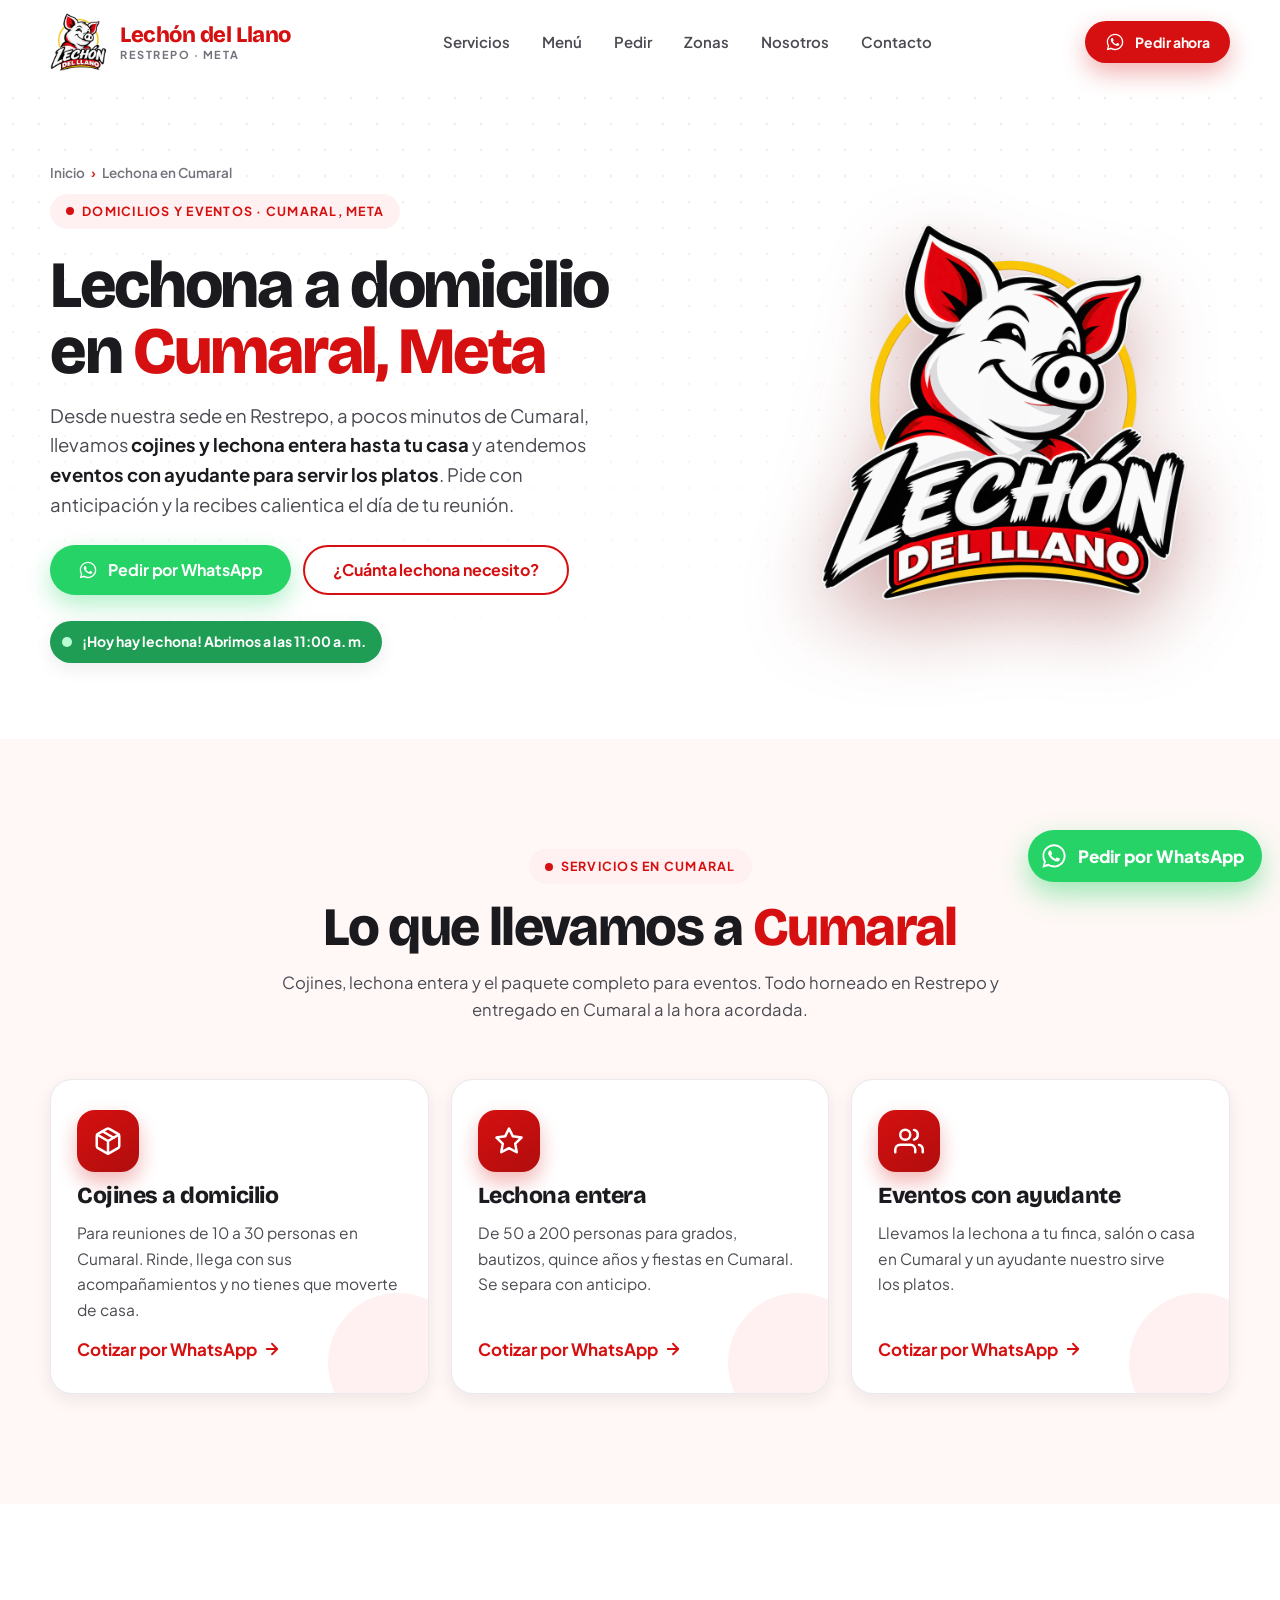
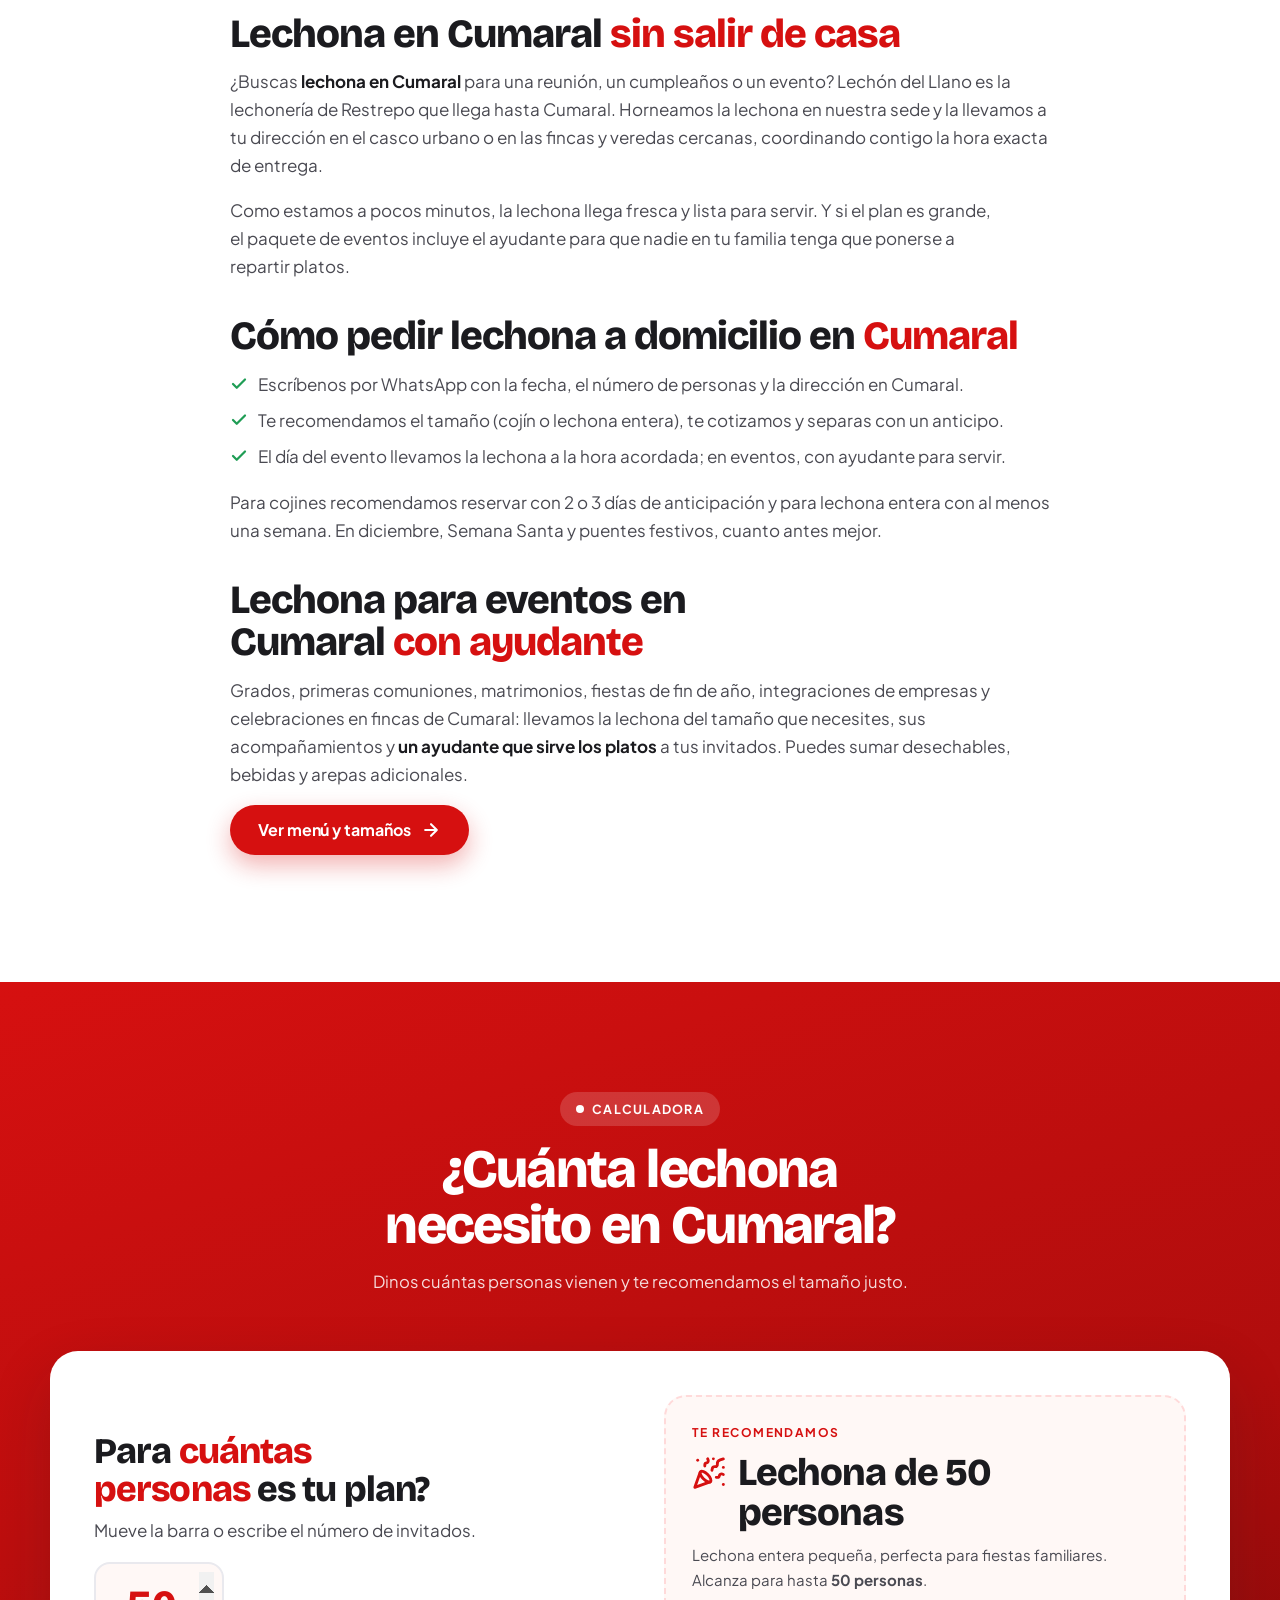
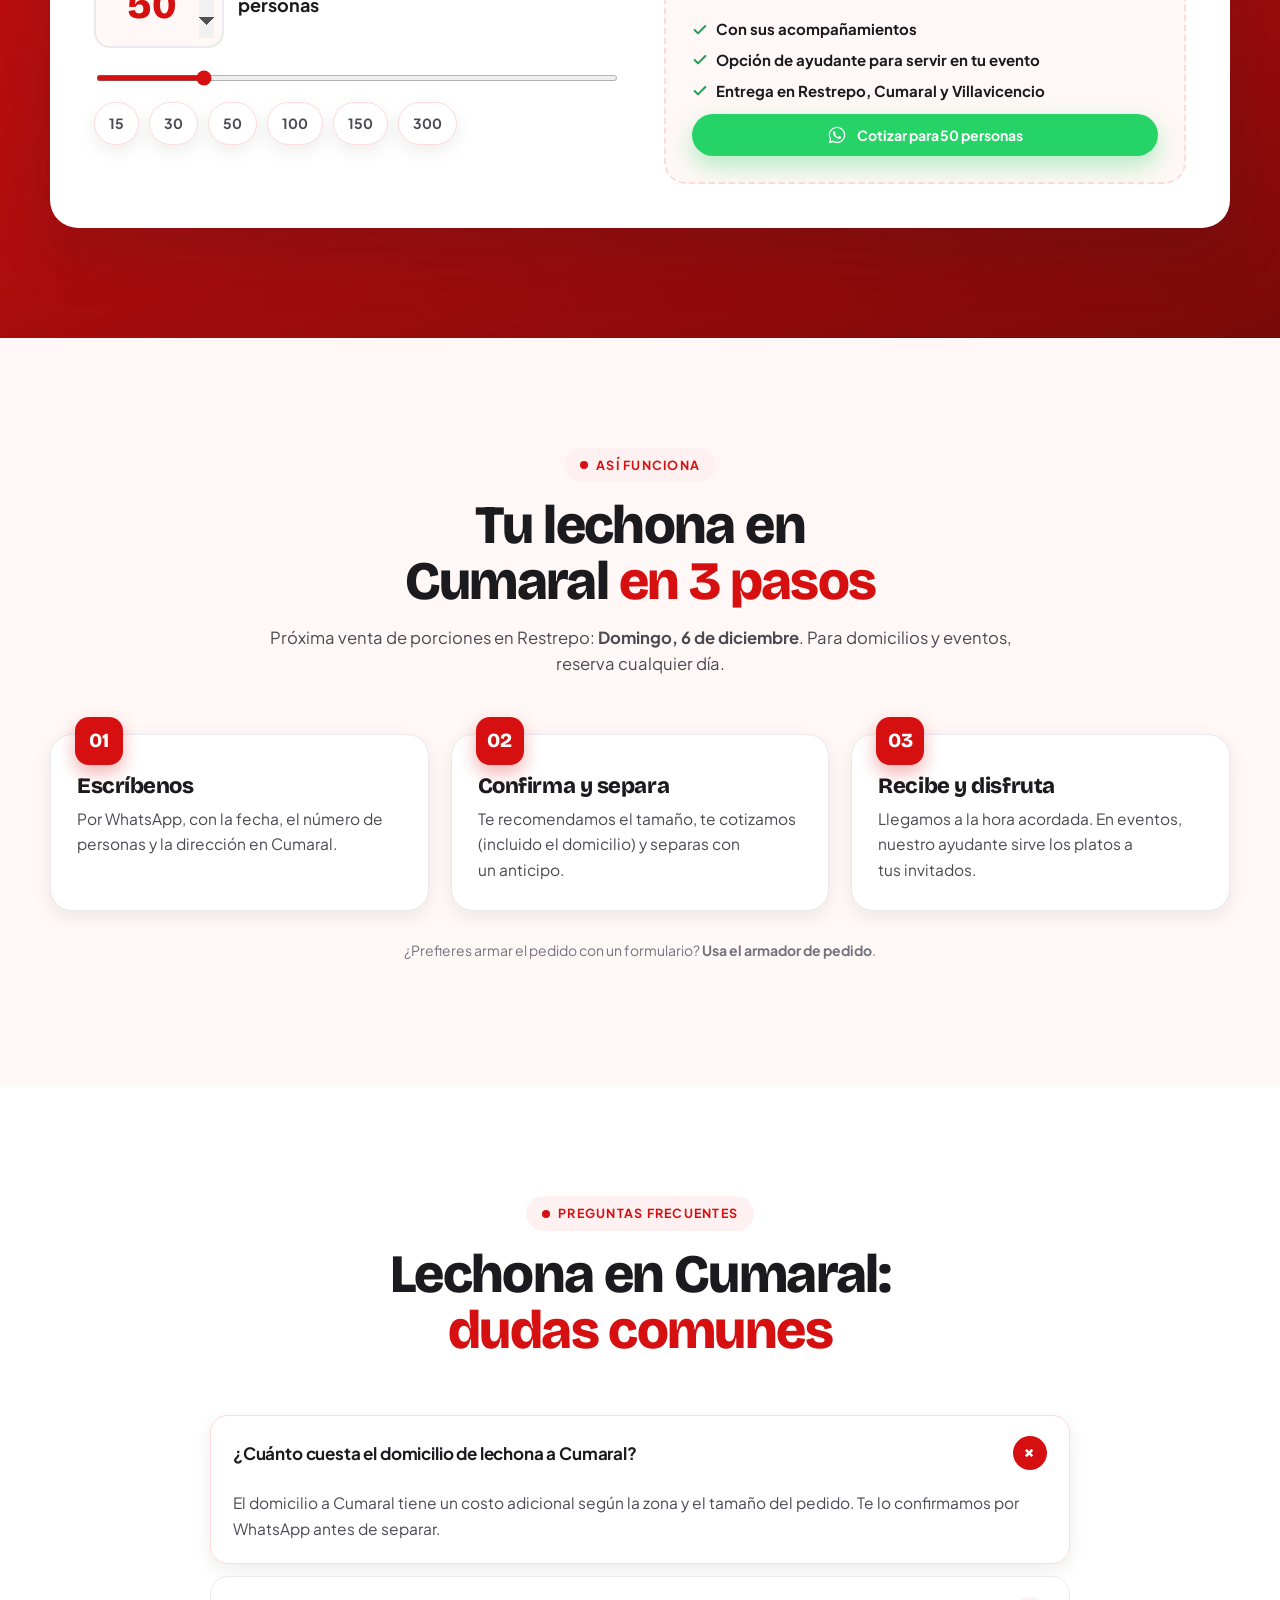
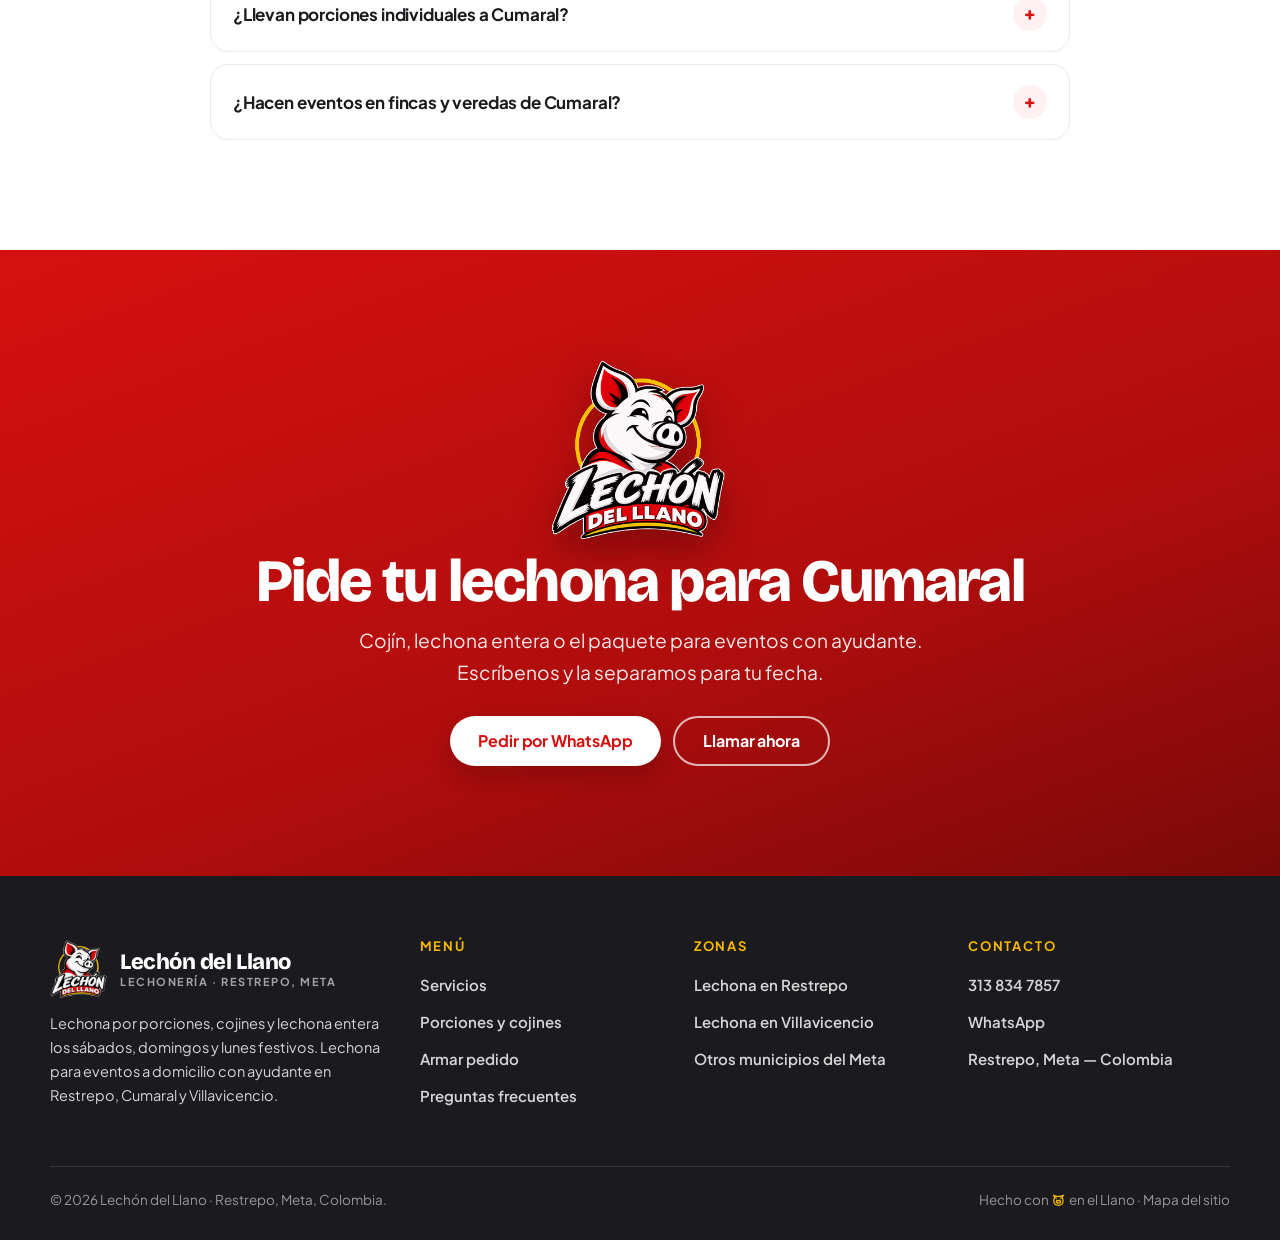
<file: lechona-en-cumaral.html>
<!DOCTYPE html>
<html lang="es-CO">
<head>
  <meta charset="UTF-8">
  <meta name="viewport" content="width=device-width, initial-scale=1">
  <title>Lechona a domicilio en Cumaral, Meta | Lechón del Llano · Cojines, lechona entera y eventos</title>
  <meta name="description" content="Lechona a domicilio en Cumaral, Meta: cojines y lechona entera desde nuestra sede en Restrepo, y lechona para eventos con ayudante para servir los platos. Reserva por WhatsApp.">
  <meta name="keywords" content="lechona Cumaral, lechona a domicilio Cumaral, lechona para eventos Cumaral, cojín de lechona Cumaral, lechona entera Cumaral Meta, lechonería cerca de Cumaral">
  <meta name="robots" content="index, follow, max-image-preview:large">
  <meta name="theme-color" content="#d61010">
  <link rel="canonical" href="https://www.lechondelllano.com/lechona-en-cumaral">
  <link rel="alternate" hreflang="es-CO" href="https://www.lechondelllano.com/lechona-en-cumaral">
  <meta name="geo.region" content="CO-MET">
  <meta name="geo.placename" content="Cumaral, Meta, Colombia">
  <meta property="og:type" content="website">
  <meta property="og:locale" content="es_CO">
  <meta property="og:site_name" content="Lechón del Llano">
  <meta property="og:title" content="Lechona a domicilio en Cumaral, Meta | Lechón del Llano · Cojines, lechona entera y eventos">
  <meta property="og:description" content="Lechona a domicilio en Cumaral, Meta: cojines y lechona entera desde nuestra sede en Restrepo, y lechona para eventos con ayudante para servir los platos. Reserva por WhatsApp.">
  <meta property="og:url" content="https://www.lechondelllano.com/lechona-en-cumaral">
  <meta property="og:image" content="https://www.lechondelllano.com/static/img/og-image.jpg">
  <meta property="og:image:width" content="1200">
  <meta property="og:image:height" content="630">
  <meta name="twitter:card" content="summary_large_image">
  <meta name="twitter:title" content="Lechona a domicilio en Cumaral, Meta | Lechón del Llano · Cojines, lechona entera y eventos">
  <meta name="twitter:description" content="Lechona a domicilio en Cumaral, Meta: cojines y lechona entera desde nuestra sede en Restrepo, y lechona para eventos con ayudante para servir los platos. Reserva por WhatsApp.">
  <meta name="twitter:image" content="https://www.lechondelllano.com/static/img/og-image.jpg">
  <link rel="icon" href="static/img/favicon.ico" sizes="any">
  <link rel="icon" type="image/png" sizes="32x32" href="static/img/favicon-32.png">
  <link rel="apple-touch-icon" href="static/img/apple-touch-icon.png">
  <link rel="manifest" href="site.webmanifest">
  <link rel="preconnect" href="https://fonts.googleapis.com">
  <link rel="preconnect" href="https://fonts.gstatic.com" crossorigin>
  <link href="https://fonts.googleapis.com/css2?family=Bricolage+Grotesque:opsz,wght@12..96,600..800&family=Plus+Jakarta+Sans:wght@400;500;600;700;800&display=swap" rel="stylesheet">
  <link rel="stylesheet" href="static/css/styles.css">
  <script type="application/ld+json">
{
  "@context": "https://schema.org",
  "@graph": [
    {
      "@type": "Service",
      "@id": "https://www.lechondelllano.com/lechona-en-cumaral#servicio",
      "name": "Lechona a domicilio en Cumaral, Meta",
      "serviceType": "Domicilio de cojines y lechona entera; lechona para eventos con ayudante",
      "description": "Lechona a domicilio en Cumaral, Meta: cojines y lechona entera desde nuestra sede en Restrepo, y lechona para eventos con ayudante para servir los platos. Reserva por WhatsApp.",
      "url": "https://www.lechondelllano.com/lechona-en-cumaral",
      "provider": {
        "@id": "https://www.lechondelllano.com/#negocio",
        "@type": "Restaurant",
        "name": "Lechón del Llano",
        "telephone": "+573138347857",
        "address": {
          "@type": "PostalAddress",
          "addressLocality": "Restrepo",
          "addressRegion": "Meta",
          "addressCountry": "CO"
        }
      },
      "areaServed": {
        "@type": "City",
        "name": "Cumaral",
        "sameAs": "https://es.wikipedia.org/wiki/Cumaral"
      },
      "availableChannel": {
        "@type": "ServiceChannel",
        "serviceUrl": "https://wa.me/573138347857",
        "name": "WhatsApp"
      },
      "hasOfferCatalog": {
        "@type": "OfferCatalog",
        "name": "Productos",
        "itemListElement": [
          {
            "@type": "Offer",
            "itemOffered": {
              "@type": "Product",
              "name": "Cojín de lechona (10–30 personas)"
            }
          },
          {
            "@type": "Offer",
            "itemOffered": {
              "@type": "Product",
              "name": "Lechona entera (50–200 personas)"
            }
          },
          {
            "@type": "Offer",
            "itemOffered": {
              "@type": "Service",
              "name": "Lechona para eventos con ayudante para servir"
            }
          }
        ]
      }
    },
    {
      "@type": "BreadcrumbList",
      "itemListElement": [
        {
          "@type": "ListItem",
          "position": 1,
          "name": "Inicio",
          "item": "https://www.lechondelllano.com/"
        },
        {
          "@type": "ListItem",
          "position": 2,
          "name": "Lechona en Cumaral",
          "item": "https://www.lechondelllano.com/lechona-en-cumaral"
        }
      ]
    },
    {
      "@type": "FAQPage",
      "mainEntity": [
        {
          "@type": "Question",
          "name": "¿Cuánto cuesta el domicilio de lechona a Cumaral?",
          "acceptedAnswer": {
            "@type": "Answer",
            "text": "El domicilio a Cumaral tiene un costo adicional según la zona y el tamaño del pedido. Te lo confirmamos por WhatsApp antes de separar."
          }
        },
        {
          "@type": "Question",
          "name": "¿Llevan porciones individuales a Cumaral?",
          "acceptedAnswer": {
            "@type": "Answer",
            "text": "Las porciones individuales se venden en nuestro punto de Restrepo. A Cumaral llevamos cojines, lechona entera y combos de porciones por encargo."
          }
        },
        {
          "@type": "Question",
          "name": "¿Hacen eventos en fincas y veredas de Cumaral?",
          "acceptedAnswer": {
            "@type": "Answer",
            "text": "Sí. Coordinamos la entrega en fincas y veredas de Cumaral; solo necesitamos la ubicación y la hora para llegar con la lechona y el ayudante."
          }
        }
      ]
    }
  ]
}
  </script>
  <script>try{document.documentElement.classList.add(sessionStorage.getItem("ldl-cargado")?"sin-loader":"is-loading")}catch(e){document.documentElement.classList.add("is-loading")}</script>
</head>
<body>
  <!-- Pantalla de carga (se muestra una vez por sesión; ver initLoader en main.js) -->
  <div class="loader" id="loader" role="status" aria-live="polite" aria-label="Cargando Lechón del Llano">
    <div class="loader__inner">
      <div class="loader__figure">
        <span class="loader__ring" aria-hidden="true"></span>
        <span class="loader__ring loader__ring--2" aria-hidden="true"></span>
        <img class="loader__logo" src="static/img/logo-sm.png" width="150" height="150" alt="">
      </div>
      <p class="loader__text"><span data-loader-text>Prendiendo el horno…</span></p>
      <div class="loader__bar" aria-hidden="true"><span data-loader-bar></span></div>
    </div>
  </div>
  <!-- Sprite de iconos SVG (trazos estilo Lucide/Tabler). Uso: <svg><use href="#i-nombre"></use></svg> -->
  <svg xmlns="http://www.w3.org/2000/svg" style="display:none" aria-hidden="true" focusable="false">
    <symbol id="i-cerdo" viewBox="0 0 24 24" fill="none" stroke="currentColor" stroke-width="2" stroke-linecap="round" stroke-linejoin="round"><path d="M6.2 7.6 4 3.6l5.1 1.7"/><path d="M17.8 7.6 20 3.6l-5.1 1.7"/><path d="M12 5.5c-4.4 0-7.5 3-7.5 7.2S7.6 20 12 20s7.5-3.1 7.5-7.3S16.4 5.5 12 5.5Z"/><rect x="8.5" y="12" width="7" height="4.4" rx="2.2"/><path d="M10.8 14.2h.01M13.2 14.2h.01"/><path d="M8.8 9.3h.01M15.2 9.3h.01"/></symbol>
    <symbol id="i-plato" viewBox="0 0 24 24" fill="none" stroke="currentColor" stroke-width="2" stroke-linecap="round" stroke-linejoin="round"><path d="M3 2v7c0 1.1.9 2 2 2h4a2 2 0 0 0 2-2V2"/><path d="M7 2v20"/><path d="M21 15V2a5 5 0 0 0-5 5v6c0 1.1.9 2 2 2h3Zm0 0v7"/></symbol>
    <symbol id="i-fiesta" viewBox="0 0 24 24" fill="none" stroke="currentColor" stroke-width="2" stroke-linecap="round" stroke-linejoin="round"><path d="M5.8 11.3 2 22l10.7-3.79"/><path d="M4 3h.01"/><path d="M22 8h.01"/><path d="M15 2h.01"/><path d="M22 20h.01"/><path d="m22 2-2.24.75a2.9 2.9 0 0 0-1.96 3.12c.1.86-.57 1.63-1.45 1.63h-.38c-.86 0-1.6.6-1.76 1.44L14 10"/><path d="m22 13-.82-.33c-.86-.34-1.82.2-1.98 1.11c-.11.7-.72 1.22-1.43 1.22H17"/><path d="m11 2 .33.82c.34.86-.2 1.82-1.11 1.98C9.52 4.9 9 5.52 9 6.23V7"/><path d="M11 13c1.93 1.93 2.83 4.17 2 5-.83.83-3.07-.07-5-2-1.93-1.93-2.83-4.17-2-5 .83-.83 3.07.07 5 2Z"/></symbol>
    <symbol id="i-brillo" viewBox="0 0 24 24" fill="none" stroke="currentColor" stroke-width="2" stroke-linecap="round" stroke-linejoin="round"><path d="m12 3-1.912 5.813a2 2 0 0 1-1.275 1.275L3 12l5.813 1.912a2 2 0 0 1 1.275 1.275L12 21l1.912-5.813a2 2 0 0 1 1.275-1.275L21 12l-5.813-1.912a2 2 0 0 1-1.275-1.275L12 3Z"/><path d="M5 3v4"/><path d="M19 17v4"/><path d="M3 5h4"/><path d="M17 19h4"/></symbol>
    <symbol id="i-trofeo" viewBox="0 0 24 24" fill="none" stroke="currentColor" stroke-width="2" stroke-linecap="round" stroke-linejoin="round"><path d="M6 9H4.5a2.5 2.5 0 0 1 0-5H6"/><path d="M18 9h1.5a2.5 2.5 0 0 0 0-5H18"/><path d="M4 22h16"/><path d="M10 14.66V17c0 .55-.47.98-.97 1.21C7.85 18.75 7 20.24 7 22"/><path d="M14 14.66V17c0 .55.47.98.97 1.21C16.15 18.75 17 20.24 17 22"/><path d="M18 2H6v7a6 6 0 0 0 12 0V2Z"/></symbol>
    <symbol id="i-torta" viewBox="0 0 24 24" fill="none" stroke="currentColor" stroke-width="2" stroke-linecap="round" stroke-linejoin="round"><path d="M20 21v-8a2 2 0 0 0-2-2H6a2 2 0 0 0-2 2v8"/><path d="M4 16s.5-1 2-1 2.5 2 4 2 2.5-2 4-2 2.5 2 4 2 2-1 2-1"/><path d="M2 21h20"/><path d="M7 8v3"/><path d="M12 8v3"/><path d="M17 8v3"/><path d="M7 4h.01"/><path d="M12 4h.01"/><path d="M17 4h.01"/></symbol>
    <symbol id="i-fuego" viewBox="0 0 24 24" fill="none" stroke="currentColor" stroke-width="2" stroke-linecap="round" stroke-linejoin="round"><path d="M8.5 14.5A2.5 2.5 0 0 0 11 12c0-1.38-.5-2-1-3-1.072-2.143-.224-4.054 2-6 .5 2.5 2 4.9 4 6.5 2 1.6 3 3.5 3 5.5a7 7 0 1 1-14 0c0-1.153.433-2.294 1-3a2.5 2.5 0 0 0 2.5 2.5z"/></symbol>
    <symbol id="i-balanza" viewBox="0 0 24 24" fill="none" stroke="currentColor" stroke-width="2" stroke-linecap="round" stroke-linejoin="round"><path d="m16 16 3-8 3 8c-.87.65-1.92 1-3 1s-2.13-.35-3-1Z"/><path d="m2 16 3-8 3 8c-.87.65-1.92 1-3 1s-2.13-.35-3-1Z"/><path d="M7 21h10"/><path d="M12 3v18"/><path d="M3 7h2c2 0 5-1 7-2 2 1 5 2 7 2h2"/></symbol>
    <symbol id="i-familia" viewBox="0 0 24 24" fill="none" stroke="currentColor" stroke-width="2" stroke-linecap="round" stroke-linejoin="round"><path d="M16 21v-2a4 4 0 0 0-4-4H6a4 4 0 0 0-4 4v2"/><circle cx="9" cy="7" r="4"/><path d="M22 21v-2a4 4 0 0 0-3-3.87"/><path d="M16 3.13a4 4 0 0 1 0 7.75"/></symbol>
    <symbol id="i-bebida" viewBox="0 0 24 24" fill="none" stroke="currentColor" stroke-width="2" stroke-linecap="round" stroke-linejoin="round"><path d="m6 8 1.75 12.28a2 2 0 0 0 2 1.72h4.54a2 2 0 0 0 2-1.72L18 8"/><path d="M5 8h14"/><path d="M7 15a6.47 6.47 0 0 1 5 0 6.47 6.47 0 0 0 5 0"/><path d="m12 8 1-6h2"/></symbol>
    <symbol id="i-empresa" viewBox="0 0 24 24" fill="none" stroke="currentColor" stroke-width="2" stroke-linecap="round" stroke-linejoin="round"><path d="M6 22V4a2 2 0 0 1 2-2h8a2 2 0 0 1 2 2v18Z"/><path d="M6 12H4a2 2 0 0 0-2 2v6a2 2 0 0 0 2 2h2"/><path d="M18 9h2a2 2 0 0 1 2 2v9a2 2 0 0 1-2 2h-2"/><path d="M10 6h4"/><path d="M10 10h4"/><path d="M10 14h4"/><path d="M10 18h4"/></symbol>
    <symbol id="i-moto" viewBox="0 0 24 24" fill="none" stroke="currentColor" stroke-width="2" stroke-linecap="round" stroke-linejoin="round"><circle cx="5" cy="16" r="3"/><circle cx="19" cy="16" r="3"/><path d="M7.5 14h5l4-4H6m1.5 4 4-4"/><path d="M13 6h2l1.5 3 2 4"/></symbol>
    <symbol id="i-estrella" viewBox="0 0 24 24" fill="currentColor"><path d="M12 2.5l2.9 6.1 6.7.8-4.9 4.6 1.3 6.6L12 17.3l-6 3.3 1.3-6.6L2.4 9.4l6.7-.8z"/></symbol>
    <symbol id="i-check" viewBox="0 0 24 24" fill="none" stroke="currentColor" stroke-width="2.5" stroke-linecap="round" stroke-linejoin="round"><path d="M20 6 9 17l-5-5"/></symbol>
  </svg>

  <header class="header">
    <div class="container header__inner">
      <a class="brand" href="/" aria-label="Lechón del Llano – inicio">
        <img src="static/img/logo-sm.png" width="58" height="58" alt="Logo de Lechón del Llano, lechonería en Restrepo, Meta">
        <span>Lechón del Llano<small>Restrepo · Meta</small></span>
      </a>
      <nav class="nav" aria-label="Navegación principal">
        <a href="/#servicios">Servicios</a>
        <a href="/#menu">Menú</a>
        <a href="/#pedir">Pedir</a>
        <a href="/#zonas">Zonas</a>
        <a href="/#nosotros">Nosotros</a>
        <a href="/#ubicacion">Contacto</a>
      </nav>
      <div class="header__cta">
        <a class="btn btn--primary btn--sm" data-wa="¡Hola Lechón del Llano! 🐷 Quiero pedir lechona a domicilio en Cumaral." href="https://wa.me/573138347857"><svg viewBox="0 0 24 24" fill="currentColor" aria-hidden="true"><path d="M12.04 2C6.58 2 2.13 6.45 2.13 11.91c0 1.75.46 3.45 1.32 4.95L2.05 22l5.25-1.38a9.9 9.9 0 0 0 4.74 1.21c5.46 0 9.91-4.45 9.91-9.91S17.5 2 12.04 2m0 1.67c4.56 0 8.24 3.69 8.24 8.24 0 4.56-3.68 8.24-8.24 8.24-1.56 0-3.06-.43-4.37-1.25l-.3-.18-3.12.82.83-3.04-.2-.31a8.2 8.2 0 0 1-1.26-4.38c0-4.55 3.68-8.24 8.42-8.24M8.53 7.33c-.16 0-.43.06-.66.31-.22.25-.87.86-.87 2.07 0 1.22.89 2.39 1 2.56.14.17 1.76 2.67 4.25 3.73.59.27 1.05.42 1.41.53.59.19 1.13.16 1.56.1.48-.07 1.46-.6 1.67-1.18.21-.58.21-1.07.15-1.18-.07-.1-.23-.16-.48-.27-.25-.14-1.47-.74-1.69-.82-.23-.08-.37-.12-.56.12-.16.25-.64.81-.78.97-.15.17-.29.19-.53.07-.26-.13-1.06-.39-2-1.23-.74-.66-1.23-1.47-1.38-1.72-.12-.24-.01-.39.11-.5.11-.11.27-.29.37-.44.13-.14.17-.25.25-.41.08-.17.04-.31-.02-.43-.06-.11-.56-1.35-.77-1.84-.2-.48-.4-.42-.56-.43-.14 0-.3-.01-.47-.01"/></svg> Pedir ahora</a>
        <button class="nav-toggle" aria-label="Abrir menú" aria-expanded="false"><span></span><span></span><span></span></button>
      </div>
    </div>
  </header>

  <main>
    <section class="page-hero" aria-labelledby="titulo-principal">
      <div class="container hero__grid">
        <div class="hero__text">
          <ol class="breadcrumb" aria-label="Ruta de navegación">
            <li><a href="/">Inicio</a></li>
            <li>Lechona en Cumaral</li>
          </ol>
          <span class="eyebrow">Domicilios y eventos · Cumaral, Meta</span>
          <h1 id="titulo-principal">Lechona a domicilio en <em>Cumaral, Meta</em></h1>
          <p class="hero__lead">Desde nuestra sede en Restrepo, a pocos minutos de Cumaral, llevamos <strong>cojines y lechona entera hasta tu casa</strong> y atendemos <strong>eventos con ayudante para servir los platos</strong>. Pide con anticipación y la recibes calientica el día de tu reunión.</p>
          <div class="hero__actions">
            <a class="btn btn--wa" data-wa="¡Hola Lechón del Llano! 🐷 Quiero pedir lechona a domicilio en Cumaral." href="https://wa.me/573138347857"><svg viewBox="0 0 24 24" fill="currentColor" aria-hidden="true"><path d="M12.04 2C6.58 2 2.13 6.45 2.13 11.91c0 1.75.46 3.45 1.32 4.95L2.05 22l5.25-1.38a9.9 9.9 0 0 0 4.74 1.21c5.46 0 9.91-4.45 9.91-9.91S17.5 2 12.04 2m0 1.67c4.56 0 8.24 3.69 8.24 8.24 0 4.56-3.68 8.24-8.24 8.24-1.56 0-3.06-.43-4.37-1.25l-.3-.18-3.12.82.83-3.04-.2-.31a8.2 8.2 0 0 1-1.26-4.38c0-4.55 3.68-8.24 8.42-8.24M8.53 7.33c-.16 0-.43.06-.66.31-.22.25-.87.86-.87 2.07 0 1.22.89 2.39 1 2.56.14.17 1.76 2.67 4.25 3.73.59.27 1.05.42 1.41.53.59.19 1.13.16 1.56.1.48-.07 1.46-.6 1.67-1.18.21-.58.21-1.07.15-1.18-.07-.1-.23-.16-.48-.27-.25-.14-1.47-.74-1.69-.82-.23-.08-.37-.12-.56.12-.16.25-.64.81-.78.97-.15.17-.29.19-.53.07-.26-.13-1.06-.39-2-1.23-.74-.66-1.23-1.47-1.38-1.72-.12-.24-.01-.39.11-.5.11-.11.27-.29.37-.44.13-.14.17-.25.25-.41.08-.17.04-.31-.02-.43-.06-.11-.56-1.35-.77-1.84-.2-.48-.4-.42-.56-.43-.14 0-.3-.01-.47-.01"/></svg> Pedir por WhatsApp</a>
            <a class="btn btn--ghost" href="#calculadora">¿Cuánta lechona necesito?</a>
          </div>
          <div class="status" data-status><span class="status__dot"></span><span data-status-text>Sábados, domingos y lunes festivos</span></div>
        </div>
        <div class="hero__visual">
          <img class="hero__mascot" src="static/img/logo.png" width="380" height="380" alt="Mascota de Lechón del Llano, lechona en Cumaral, Meta">
        </div>
      </div>
    </section>

    <section class="section section--hueso" aria-labelledby="t-servicios">
      <div class="container">
        <div class="section-head reveal">
          <span class="eyebrow">Servicios en Cumaral</span>
          <h2 id="t-servicios">Lo que llevamos a <em>Cumaral</em></h2>
          <p>Cojines, lechona entera y el paquete completo para eventos. Todo horneado en Restrepo y entregado en Cumaral a la hora acordada.</p>
        </div>
        <div class="grid grid--3">
          <article class="card reveal" data-delay="0">
            <div class="card__icon"><svg viewBox="0 0 24 24" fill="none" stroke="currentColor" stroke-width="2" stroke-linecap="round" stroke-linejoin="round" aria-hidden="true"><path d="M16.5 9.4 7.5 4.21"/><path d="M21 16V8a2 2 0 0 0-1-1.73l-7-4a2 2 0 0 0-2 0l-7 4A2 2 0 0 0 3 8v8a2 2 0 0 0 1 1.73l7 4a2 2 0 0 0 2 0l7-4A2 2 0 0 0 21 16z"/><path d="M3.27 6.96 12 12.01l8.73-5.05"/><path d="M12 22.08V12"/></svg></div>
            <h3>Cojines a domicilio</h3>
            <p>Para reuniones de 10 a 30 personas en Cumaral. Rinde, llega con sus acompañamientos y no tienes que moverte de casa.</p>
            <a class="card__link" href="#pedir">Cotizar por WhatsApp <svg viewBox="0 0 24 24" fill="none" stroke="currentColor" stroke-width="2.5" stroke-linecap="round" stroke-linejoin="round" aria-hidden="true"><path d="M5 12h14M12 5l7 7-7 7"/></svg></a>
          </article>
          <article class="card reveal" data-delay="1">
            <div class="card__icon"><svg viewBox="0 0 24 24" fill="none" stroke="currentColor" stroke-width="2" stroke-linecap="round" stroke-linejoin="round" aria-hidden="true"><path d="M12 2l3.09 6.26L22 9.27l-5 4.87L18.18 21 12 17.77 5.82 21 7 14.14 2 9.27l6.91-1.01z"/></svg></div>
            <h3>Lechona entera</h3>
            <p>De 50 a 200 personas para grados, bautizos, quince años y fiestas en Cumaral. Se separa con anticipo.</p>
            <a class="card__link" href="#pedir">Cotizar por WhatsApp <svg viewBox="0 0 24 24" fill="none" stroke="currentColor" stroke-width="2.5" stroke-linecap="round" stroke-linejoin="round" aria-hidden="true"><path d="M5 12h14M12 5l7 7-7 7"/></svg></a>
          </article>
          <article class="card reveal" data-delay="2">
            <div class="card__icon"><svg viewBox="0 0 24 24" fill="none" stroke="currentColor" stroke-width="2" stroke-linecap="round" stroke-linejoin="round" aria-hidden="true"><path d="M17 21v-2a4 4 0 0 0-4-4H5a4 4 0 0 0-4 4v2"/><circle cx="9" cy="7" r="4"/><path d="M23 21v-2a4 4 0 0 0-3-3.87"/><path d="M16 3.13a4 4 0 0 1 0 7.75"/></svg></div>
            <h3>Eventos con ayudante</h3>
            <p>Llevamos la lechona a tu finca, salón o casa en Cumaral y un ayudante nuestro sirve los platos.</p>
            <a class="card__link" href="#pedir">Cotizar por WhatsApp <svg viewBox="0 0 24 24" fill="none" stroke="currentColor" stroke-width="2.5" stroke-linecap="round" stroke-linejoin="round" aria-hidden="true"><path d="M5 12h14M12 5l7 7-7 7"/></svg></a>
          </article>
        </div>
      </div>
    </section>

    <section class="section" aria-label="Información sobre lechona en Cumaral">
      <div class="container prose reveal">
<h2>Lechona en Cumaral <em>sin salir de casa</em></h2>
<p>¿Buscas <strong>lechona en Cumaral</strong> para una reunión, un cumpleaños o un evento? Lechón del Llano es la lechonería de Restrepo que llega hasta Cumaral. Horneamos la lechona en nuestra sede y la llevamos a tu dirección en el casco urbano o en las fincas y veredas cercanas, coordinando contigo la hora exacta de entrega.</p>
<p>Como estamos a pocos minutos, la lechona llega fresca y lista para servir. Y si el plan es grande, el paquete de eventos incluye el ayudante para que nadie en tu familia tenga que ponerse a repartir platos.</p>
<h2>Cómo pedir lechona a domicilio en <em>Cumaral</em></h2>
<ul>
<li>Escríbenos por WhatsApp con la fecha, el número de personas y la dirección en Cumaral.</li>
<li>Te recomendamos el tamaño (cojín o lechona entera), te cotizamos y separas con un anticipo.</li>
<li>El día del evento llevamos la lechona a la hora acordada; en eventos, con ayudante para servir.</li>
</ul>
<p>Para cojines recomendamos reservar con 2 o 3 días de anticipación y para lechona entera con al menos una semana. En diciembre, Semana Santa y puentes festivos, cuanto antes mejor.</p>
<h2>Lechona para eventos en Cumaral <em>con ayudante</em></h2>
<p>Grados, primeras comuniones, matrimonios, fiestas de fin de año, integraciones de empresas y celebraciones en fincas de Cumaral: llevamos la lechona del tamaño que necesites, sus acompañamientos y <strong>un ayudante que sirve los platos</strong> a tus invitados. Puedes sumar desechables, bebidas y arepas adicionales.</p>

        <p><a class="btn btn--primary" href="/#menu">Ver menú y tamaños <svg viewBox="0 0 24 24" fill="none" stroke="currentColor" stroke-width="2.5" stroke-linecap="round" stroke-linejoin="round" aria-hidden="true"><path d="M5 12h14M12 5l7 7-7 7"/></svg></a></p>
      </div>
    </section>

    <section class="section section--rojo" id="calculadora" aria-labelledby="t-calc">
      <div class="container">
        <div class="section-head reveal">
          <span class="eyebrow">Calculadora</span>
          <h2 id="t-calc">¿Cuánta lechona necesito en Cumaral?</h2>
          <p>Dinos cuántas personas vienen y te recomendamos el tamaño justo.</p>
        </div>
        <div class="calc reveal" data-calc>
          <div>
            <h3>Para <em>cuántas personas</em> es tu plan?</h3>
            <p>Mueve la barra o escribe el número de invitados.</p>
            <div class="calc__input">
              <input type="number" id="calc-personas" min="1" max="1000" value="50" aria-label="Número de personas">
              <label for="calc-personas">personas</label>
            </div>
            <input type="range" min="1" max="250" value="50" aria-label="Número de personas (barra)">
            <div class="hero__chips" style="margin-top:14px">
              <button class="chip" type="button" data-calc-preset="15">15</button>
              <button class="chip" type="button" data-calc-preset="30">30</button>
              <button class="chip" type="button" data-calc-preset="50">50</button>
              <button class="chip" type="button" data-calc-preset="100">100</button>
              <button class="chip" type="button" data-calc-preset="150">150</button>
              <button class="chip" type="button" data-calc-preset="300">300</button>
            </div>
          </div>
          <div class="calc__result" data-calc-result aria-live="polite"></div>
        </div>
      </div>
    </section>

    <section class="section section--hueso" id="pedir" aria-labelledby="t-pasos">
      <div class="container">
        <div class="section-head reveal">
          <span class="eyebrow">Así funciona</span>
          <h2 id="t-pasos">Tu lechona en Cumaral <em>en 3 pasos</em></h2>
          <p>Próxima venta de porciones en Restrepo: <strong data-proxima-venta>—</strong>. Para domicilios y eventos, reserva cualquier día.</p>
        </div>
        <div class="steps">
          <article class="step reveal"><h3>Escríbenos</h3><p>Por WhatsApp, con la fecha, el número de personas y la dirección en Cumaral.</p></article>
          <article class="step reveal" data-delay="1"><h3>Confirma y separa</h3><p>Te recomendamos el tamaño, te cotizamos (incluido el domicilio) y separas con un anticipo.</p></article>
          <article class="step reveal" data-delay="2"><h3>Recibe y disfruta</h3><p>Llegamos a la hora acordada. En eventos, nuestro ayudante sirve los platos a tus invitados.</p></article>
        </div>
        <p class="menu-note">¿Prefieres armar el pedido con un formulario? <a href="/#pedir"><strong>Usa el armador de pedido</strong></a>.</p>
      </div>
    </section>

    <section class="section" aria-labelledby="t-faq">
      <div class="container">
        <div class="section-head reveal">
          <span class="eyebrow">Preguntas frecuentes</span>
          <h2 id="t-faq">Lechona en Cumaral: <em>dudas comunes</em></h2>
        </div>
        <div class="faq reveal">
          <details open>
            <summary>¿Cuánto cuesta el domicilio de lechona a Cumaral?</summary>
            <div class="faq__body"><p>El domicilio a Cumaral tiene un costo adicional según la zona y el tamaño del pedido. Te lo confirmamos por WhatsApp antes de separar.</p></div>
          </details>
          <details>
            <summary>¿Llevan porciones individuales a Cumaral?</summary>
            <div class="faq__body"><p>Las porciones individuales se venden en nuestro punto de Restrepo. A Cumaral llevamos cojines, lechona entera y combos de porciones por encargo.</p></div>
          </details>
          <details>
            <summary>¿Hacen eventos en fincas y veredas de Cumaral?</summary>
            <div class="faq__body"><p>Sí. Coordinamos la entrega en fincas y veredas de Cumaral; solo necesitamos la ubicación y la hora para llegar con la lechona y el ayudante.</p></div>
          </details>
        </div>
      </div>
    </section>

    <section class="section section--rojo cta-final" aria-labelledby="t-cta">
      <div class="container reveal">
        <img class="mascot" src="static/img/logo-sm.png" width="180" height="180" loading="lazy" alt="">
        <h2 id="t-cta">Pide tu lechona para Cumaral</h2>
        <p>Cojín, lechona entera o el paquete para eventos con ayudante. Escríbenos y la separamos para tu fecha.</p>
        <div class="actions">
          <a class="btn btn--white" data-wa="¡Hola Lechón del Llano! 🐷 Quiero pedir lechona a domicilio en Cumaral." href="https://wa.me/573138347857">Pedir por WhatsApp</a>
          <a class="btn btn--outline-white" data-tel href="tel:+573138347857">Llamar ahora</a>
        </div>
      </div>
    </section>
  </main>

  <footer class="footer">
    <div class="container">
      <div class="footer__grid">
        <div>
          <a class="brand" href="/"><img src="static/img/logo-sm.png" width="58" height="58" loading="lazy" alt="Lechón del Llano"><span>Lechón del Llano<small>Lechonería · Restrepo, Meta</small></span></a>
          <p>Lechona por porciones, cojines y lechona entera los sábados, domingos y lunes festivos. Lechona para eventos a domicilio con ayudante en Restrepo, Cumaral y Villavicencio.</p>
        </div>
        <div>
          <h4>Menú</h4>
          <ul>
            <li><a href="/#servicios">Servicios</a></li>
            <li><a href="/#menu">Porciones y cojines</a></li>
            <li><a href="/#pedir">Armar pedido</a></li>
            <li><a href="/#preguntas">Preguntas frecuentes</a></li>
          </ul>
        </div>
        <div>
          <h4>Zonas</h4>
          <ul>
            <li><a href="/lechona-en-restrepo">Lechona en Restrepo</a></li><li><a href="/lechona-en-villavicencio">Lechona en Villavicencio</a></li>
            <li><a href="/#zonas">Otros municipios del Meta</a></li>
          </ul>
        </div>
        <div>
          <h4>Contacto</h4>
          <ul>
            <li><a data-tel data-tel-text href="tel:+573138347857">313 834 7857</a></li>
            <li><a data-wa href="https://wa.me/573138347857">WhatsApp</a></li>
            <li><a href="/#ubicacion" data-cfg="direccion">Restrepo, Meta — Colombia</a></li>
          </ul>
        </div>
      </div>
      <div class="footer__bottom">
        <span>© <span data-year>2026</span> Lechón del Llano · Restrepo, Meta, Colombia.</span>
        <span>Hecho con <svg class="icon icon-inline" aria-hidden="true"><use href="#i-cerdo"></use></svg> en el Llano · <a href="/sitemap.xml">Mapa del sitio</a></span>
      </div>
    </div>
  </footer>

  <a class="wa-float" data-wa="¡Hola Lechón del Llano! 🐷 Quiero pedir lechona a domicilio en Cumaral." href="https://wa.me/573138347857" aria-label="Escribir por WhatsApp"><svg viewBox="0 0 24 24" fill="currentColor" aria-hidden="true"><path d="M12.04 2C6.58 2 2.13 6.45 2.13 11.91c0 1.75.46 3.45 1.32 4.95L2.05 22l5.25-1.38a9.9 9.9 0 0 0 4.74 1.21c5.46 0 9.91-4.45 9.91-9.91S17.5 2 12.04 2m0 1.67c4.56 0 8.24 3.69 8.24 8.24 0 4.56-3.68 8.24-8.24 8.24-1.56 0-3.06-.43-4.37-1.25l-.3-.18-3.12.82.83-3.04-.2-.31a8.2 8.2 0 0 1-1.26-4.38c0-4.55 3.68-8.24 8.42-8.24M8.53 7.33c-.16 0-.43.06-.66.31-.22.25-.87.86-.87 2.07 0 1.22.89 2.39 1 2.56.14.17 1.76 2.67 4.25 3.73.59.27 1.05.42 1.41.53.59.19 1.13.16 1.56.1.48-.07 1.46-.6 1.67-1.18.21-.58.21-1.07.15-1.18-.07-.1-.23-.16-.48-.27-.25-.14-1.47-.74-1.69-.82-.23-.08-.37-.12-.56.12-.16.25-.64.81-.78.97-.15.17-.29.19-.53.07-.26-.13-1.06-.39-2-1.23-.74-.66-1.23-1.47-1.38-1.72-.12-.24-.01-.39.11-.5.11-.11.27-.29.37-.44.13-.14.17-.25.25-.41.08-.17.04-.31-.02-.43-.06-.11-.56-1.35-.77-1.84-.2-.48-.4-.42-.56-.43-.14 0-.3-.01-.47-.01"/></svg><span>Pedir por WhatsApp</span></a>
  <button class="to-top" type="button" aria-label="Volver arriba"><svg viewBox="0 0 24 24" fill="none" stroke="currentColor" stroke-width="2.5" stroke-linecap="round" stroke-linejoin="round" aria-hidden="true"><path d="m18 15-6-6-6 6"/></svg></button>

  <script src="static/js/data.js"></script>
  <script src="static/js/main.js" defer></script>
</body>
</html>
</file>
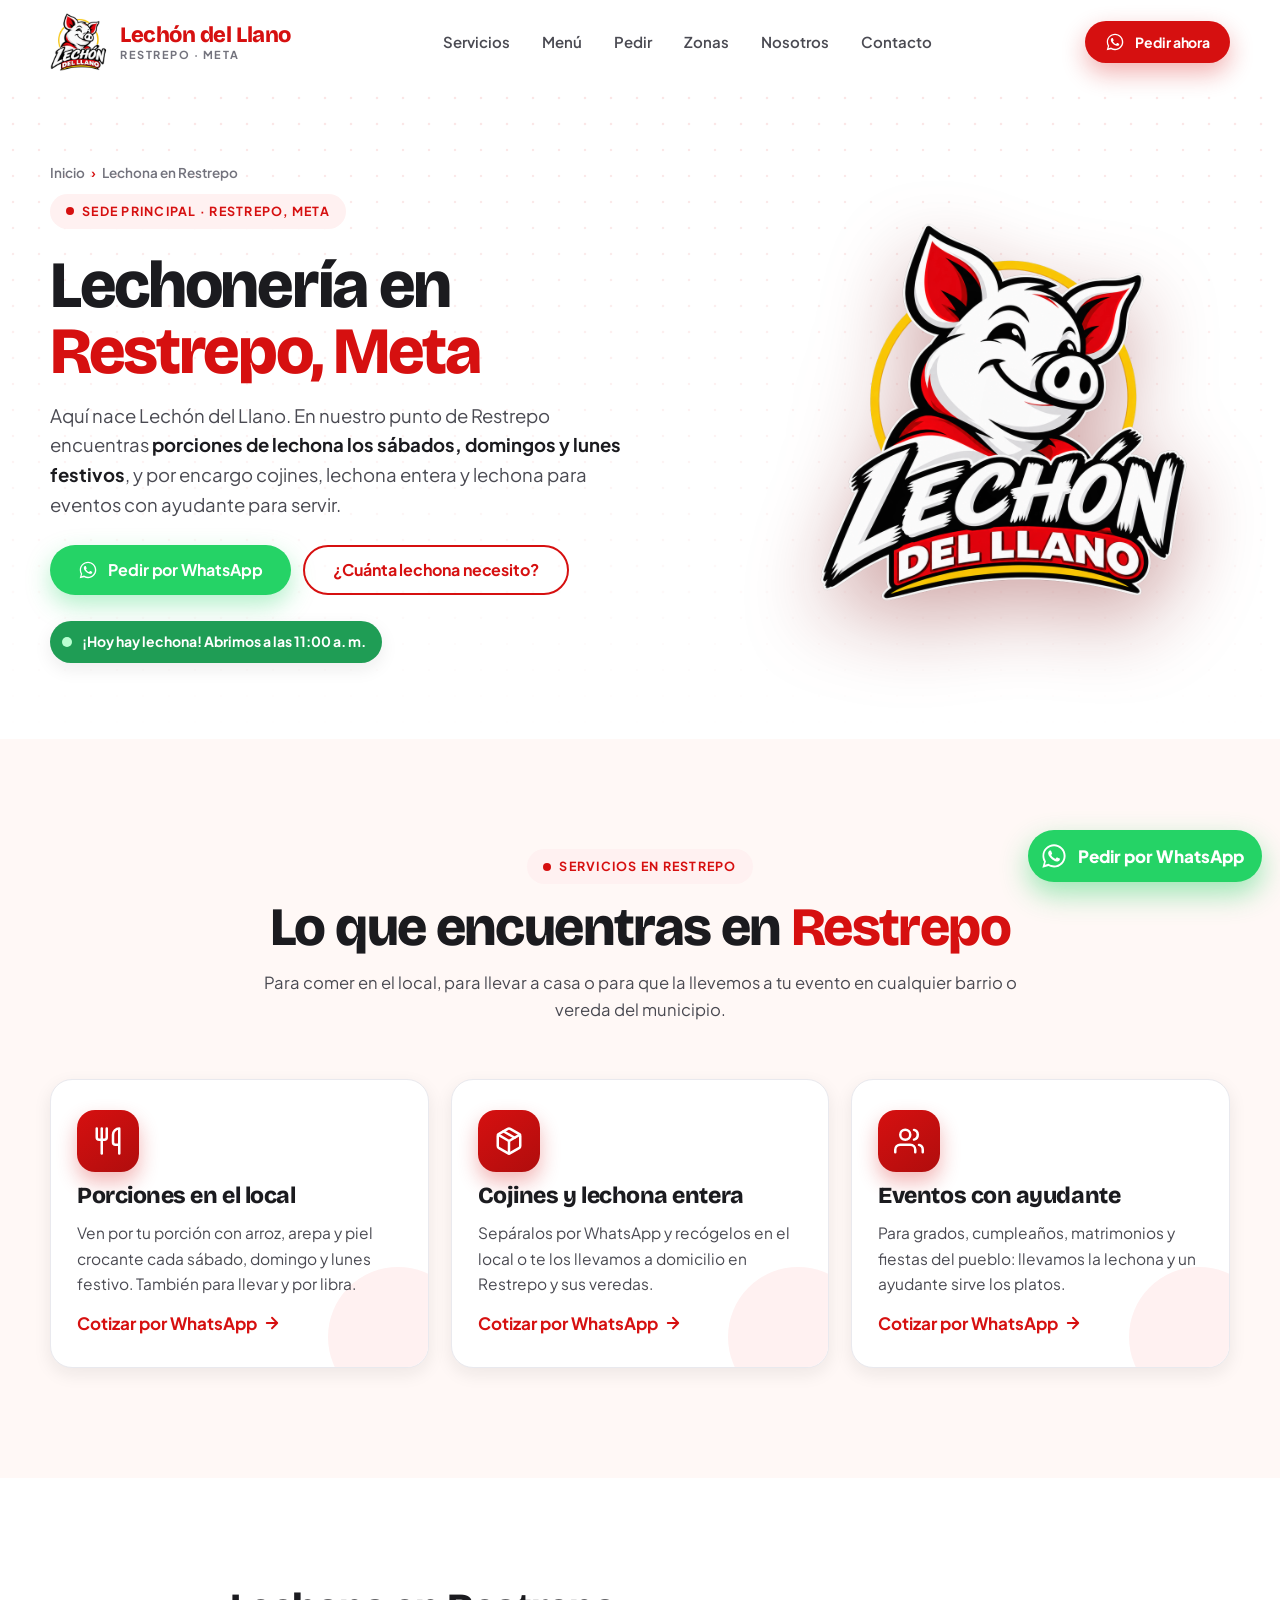
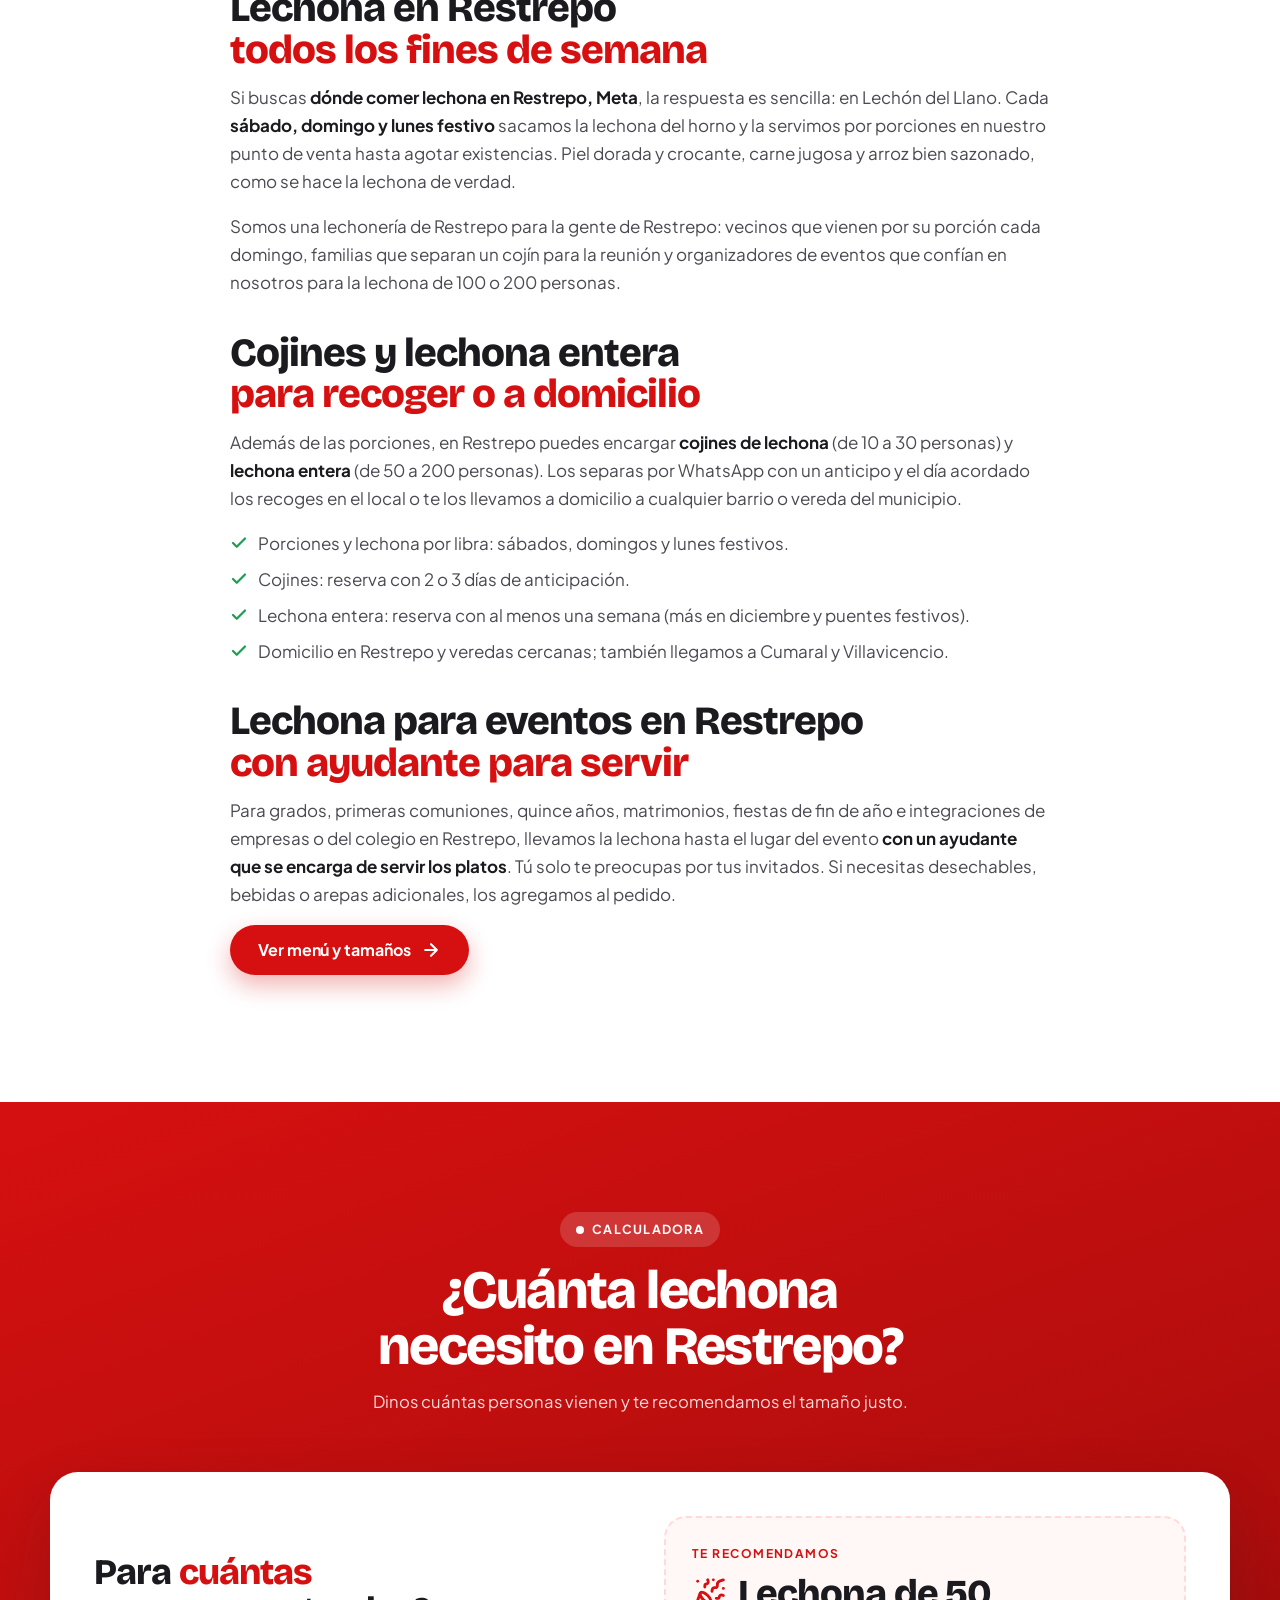
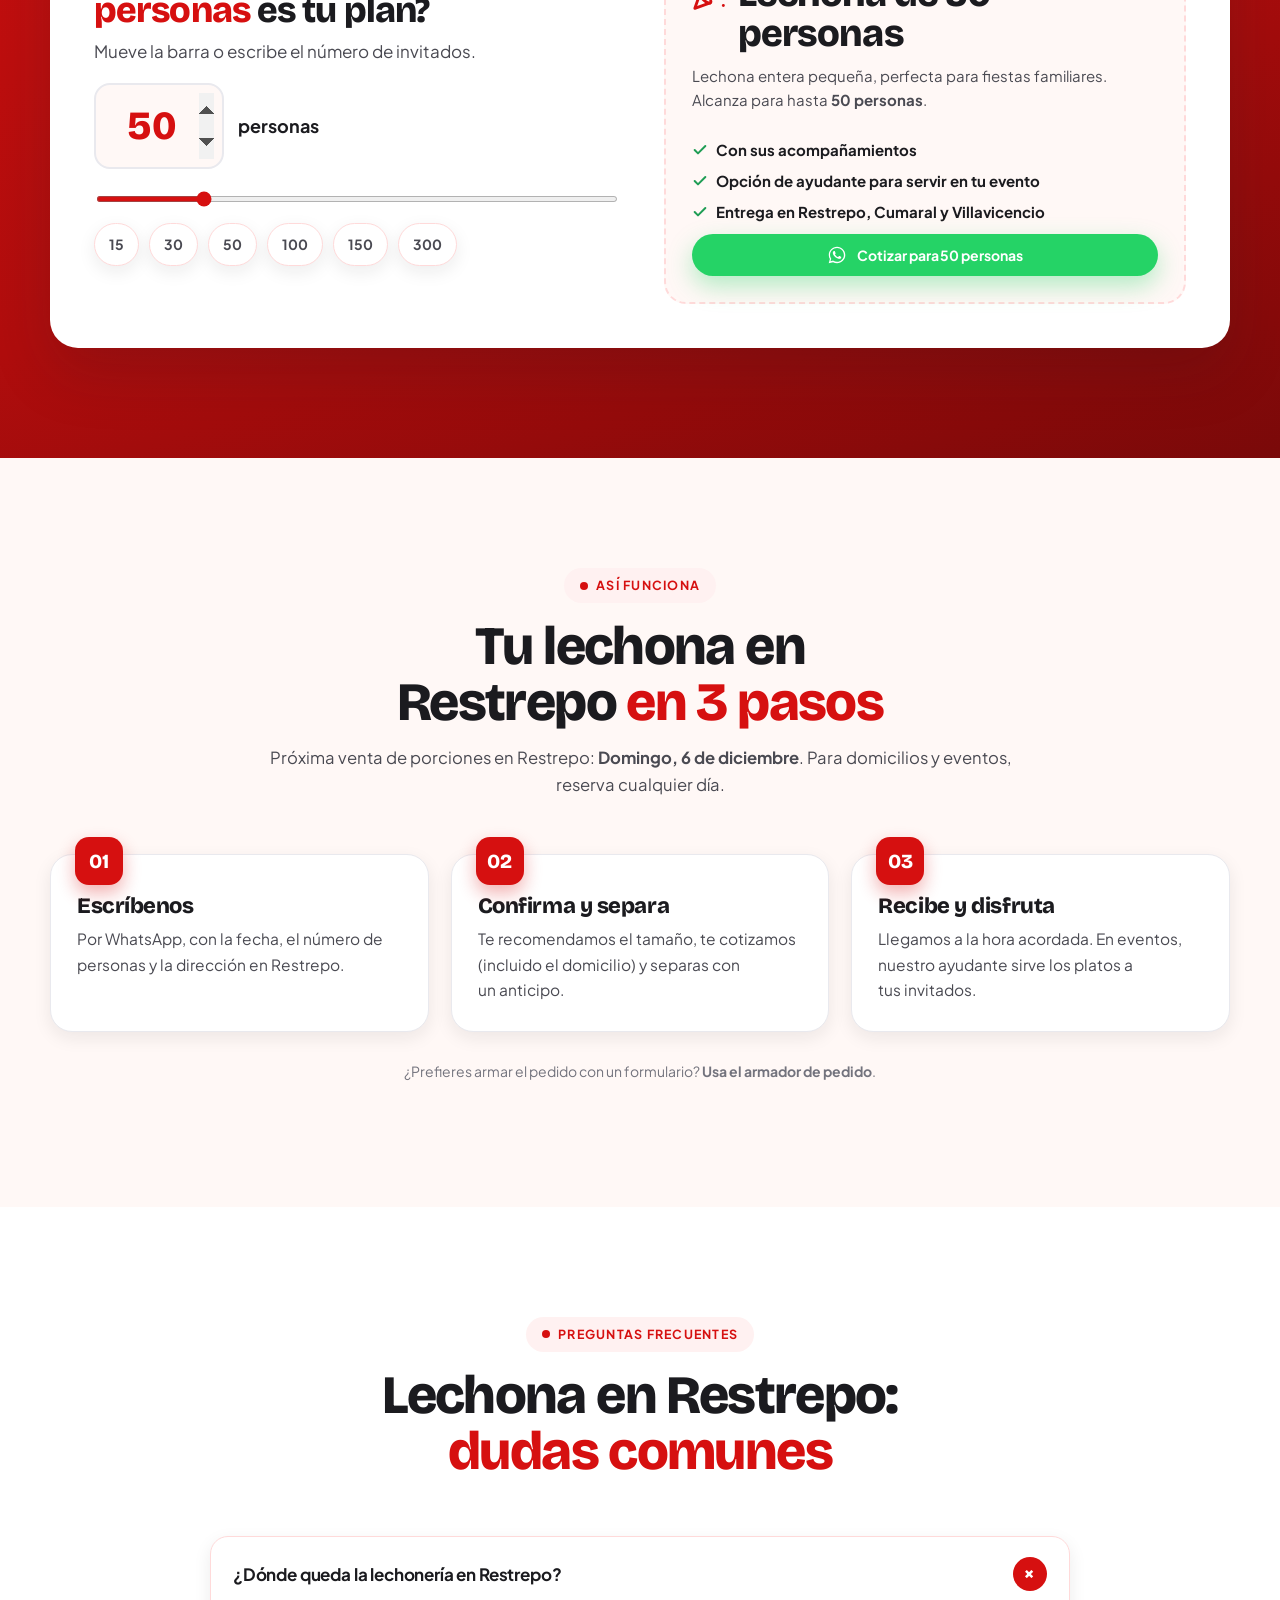
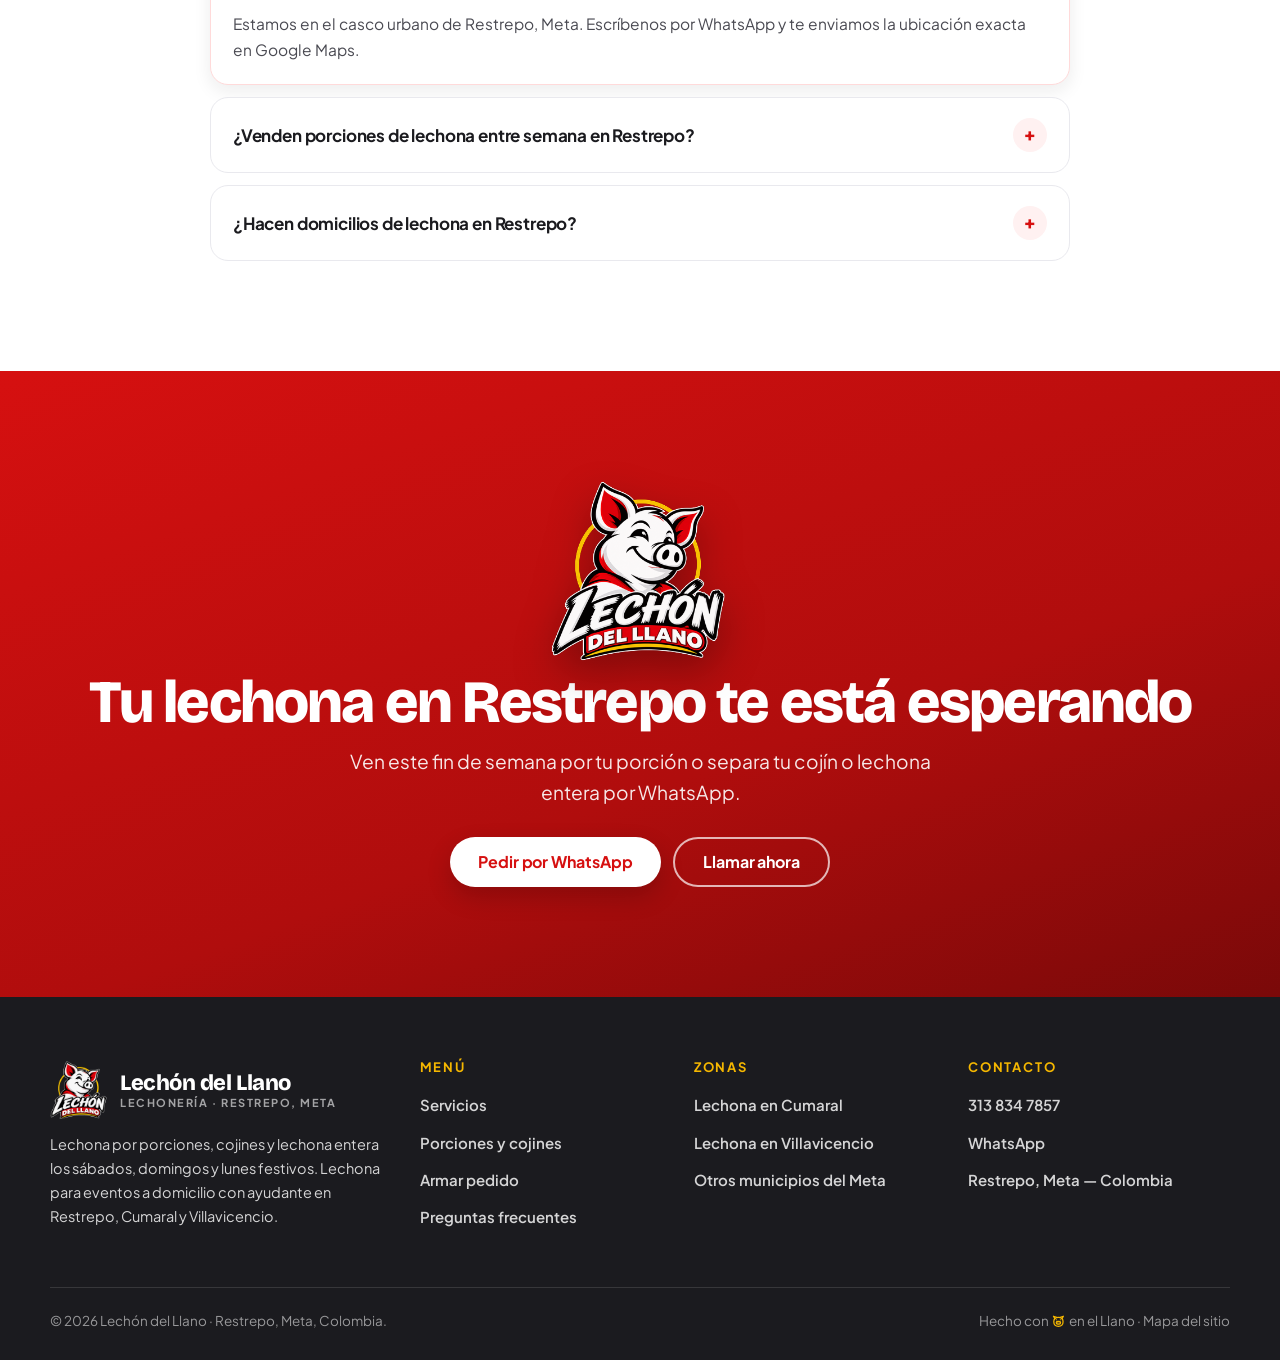
<file: lechona-en-restrepo.html>
<!DOCTYPE html>
<html lang="es-CO">
<head>
  <meta charset="UTF-8">
  <meta name="viewport" content="width=device-width, initial-scale=1">
  <title>Lechonería en Restrepo, Meta | Lechón del Llano · Porciones, cojines y lechona entera</title>
  <meta name="description" content="Lechonería en Restrepo, Meta. Porciones de lechona los sábados, domingos y lunes festivos, cojines y lechona entera para recoger o a domicilio, y eventos con ayudante.">
  <meta name="keywords" content="lechona Restrepo Meta, lechonería en Restrepo, lechona en Restrepo, donde comer lechona en Restrepo, lechona fin de semana Restrepo, cojín de lechona Restrepo, lechona para eventos Restrepo">
  <meta name="robots" content="index, follow, max-image-preview:large">
  <meta name="theme-color" content="#d61010">
  <link rel="canonical" href="https://www.lechondelllano.com/lechona-en-restrepo">
  <link rel="alternate" hreflang="es-CO" href="https://www.lechondelllano.com/lechona-en-restrepo">
  <meta name="geo.region" content="CO-MET">
  <meta name="geo.placename" content="Restrepo, Meta, Colombia">
  <meta property="og:type" content="website">
  <meta property="og:locale" content="es_CO">
  <meta property="og:site_name" content="Lechón del Llano">
  <meta property="og:title" content="Lechonería en Restrepo, Meta | Lechón del Llano · Porciones, cojines y lechona entera">
  <meta property="og:description" content="Lechonería en Restrepo, Meta. Porciones de lechona los sábados, domingos y lunes festivos, cojines y lechona entera para recoger o a domicilio, y eventos con ayudante.">
  <meta property="og:url" content="https://www.lechondelllano.com/lechona-en-restrepo">
  <meta property="og:image" content="https://www.lechondelllano.com/static/img/og-image.jpg">
  <meta property="og:image:width" content="1200">
  <meta property="og:image:height" content="630">
  <meta name="twitter:card" content="summary_large_image">
  <meta name="twitter:title" content="Lechonería en Restrepo, Meta | Lechón del Llano · Porciones, cojines y lechona entera">
  <meta name="twitter:description" content="Lechonería en Restrepo, Meta. Porciones de lechona los sábados, domingos y lunes festivos, cojines y lechona entera para recoger o a domicilio, y eventos con ayudante.">
  <meta name="twitter:image" content="https://www.lechondelllano.com/static/img/og-image.jpg">
  <link rel="icon" href="static/img/favicon.ico" sizes="any">
  <link rel="icon" type="image/png" sizes="32x32" href="static/img/favicon-32.png">
  <link rel="apple-touch-icon" href="static/img/apple-touch-icon.png">
  <link rel="manifest" href="site.webmanifest">
  <link rel="preconnect" href="https://fonts.googleapis.com">
  <link rel="preconnect" href="https://fonts.gstatic.com" crossorigin>
  <link href="https://fonts.googleapis.com/css2?family=Bricolage+Grotesque:opsz,wght@12..96,600..800&family=Plus+Jakarta+Sans:wght@400;500;600;700;800&display=swap" rel="stylesheet">
  <link rel="stylesheet" href="static/css/styles.css">
  <script type="application/ld+json">
{
  "@context": "https://schema.org",
  "@graph": [
    {
      "@type": "Service",
      "@id": "https://www.lechondelllano.com/lechona-en-restrepo#servicio",
      "name": "Lechonería en Restrepo, Meta",
      "serviceType": "Venta de lechona por porciones, cojines y lechona entera; lechona para eventos con ayudante",
      "description": "Lechonería en Restrepo, Meta. Porciones de lechona los sábados, domingos y lunes festivos, cojines y lechona entera para recoger o a domicilio, y eventos con ayudante.",
      "url": "https://www.lechondelllano.com/lechona-en-restrepo",
      "provider": {
        "@id": "https://www.lechondelllano.com/#negocio",
        "@type": "Restaurant",
        "name": "Lechón del Llano",
        "telephone": "+573138347857",
        "address": {
          "@type": "PostalAddress",
          "addressLocality": "Restrepo",
          "addressRegion": "Meta",
          "addressCountry": "CO"
        }
      },
      "areaServed": {
        "@type": "City",
        "name": "Restrepo",
        "sameAs": "https://es.wikipedia.org/wiki/Restrepo_(Meta)"
      },
      "availableChannel": {
        "@type": "ServiceChannel",
        "serviceUrl": "https://wa.me/573138347857",
        "name": "WhatsApp"
      },
      "hasOfferCatalog": {
        "@type": "OfferCatalog",
        "name": "Productos",
        "itemListElement": [
          {
            "@type": "Offer",
            "itemOffered": {
              "@type": "Product",
              "name": "Cojín de lechona (10–30 personas)"
            }
          },
          {
            "@type": "Offer",
            "itemOffered": {
              "@type": "Product",
              "name": "Lechona entera (50–200 personas)"
            }
          },
          {
            "@type": "Offer",
            "itemOffered": {
              "@type": "Service",
              "name": "Lechona para eventos con ayudante para servir"
            }
          }
        ]
      }
    },
    {
      "@type": "BreadcrumbList",
      "itemListElement": [
        {
          "@type": "ListItem",
          "position": 1,
          "name": "Inicio",
          "item": "https://www.lechondelllano.com/"
        },
        {
          "@type": "ListItem",
          "position": 2,
          "name": "Lechona en Restrepo",
          "item": "https://www.lechondelllano.com/lechona-en-restrepo"
        }
      ]
    },
    {
      "@type": "FAQPage",
      "mainEntity": [
        {
          "@type": "Question",
          "name": "¿Dónde queda la lechonería en Restrepo?",
          "acceptedAnswer": {
            "@type": "Answer",
            "text": "Estamos en el casco urbano de Restrepo, Meta. Escríbenos por WhatsApp y te enviamos la ubicación exacta en Google Maps."
          }
        },
        {
          "@type": "Question",
          "name": "¿Venden porciones de lechona entre semana en Restrepo?",
          "acceptedAnswer": {
            "@type": "Answer",
            "text": "Las porciones se venden sábados, domingos y lunes festivos. Entre semana atendemos cojines, lechona entera y eventos con reserva anticipada."
          }
        },
        {
          "@type": "Question",
          "name": "¿Hacen domicilios de lechona en Restrepo?",
          "acceptedAnswer": {
            "@type": "Answer",
            "text": "Sí, llevamos cojines, lechona entera y combos de porciones a domicilio en el casco urbano de Restrepo y veredas cercanas. Consulta el costo por WhatsApp."
          }
        }
      ]
    }
  ]
}
  </script>
  <script>try{document.documentElement.classList.add(sessionStorage.getItem("ldl-cargado")?"sin-loader":"is-loading")}catch(e){document.documentElement.classList.add("is-loading")}</script>
</head>
<body>
  <!-- Pantalla de carga (se muestra una vez por sesión; ver initLoader en main.js) -->
  <div class="loader" id="loader" role="status" aria-live="polite" aria-label="Cargando Lechón del Llano">
    <div class="loader__inner">
      <div class="loader__figure">
        <span class="loader__ring" aria-hidden="true"></span>
        <span class="loader__ring loader__ring--2" aria-hidden="true"></span>
        <img class="loader__logo" src="static/img/logo-sm.png" width="150" height="150" alt="">
      </div>
      <p class="loader__text"><span data-loader-text>Prendiendo el horno…</span></p>
      <div class="loader__bar" aria-hidden="true"><span data-loader-bar></span></div>
    </div>
  </div>
  <!-- Sprite de iconos SVG (trazos estilo Lucide/Tabler). Uso: <svg><use href="#i-nombre"></use></svg> -->
  <svg xmlns="http://www.w3.org/2000/svg" style="display:none" aria-hidden="true" focusable="false">
    <symbol id="i-cerdo" viewBox="0 0 24 24" fill="none" stroke="currentColor" stroke-width="2" stroke-linecap="round" stroke-linejoin="round"><path d="M6.2 7.6 4 3.6l5.1 1.7"/><path d="M17.8 7.6 20 3.6l-5.1 1.7"/><path d="M12 5.5c-4.4 0-7.5 3-7.5 7.2S7.6 20 12 20s7.5-3.1 7.5-7.3S16.4 5.5 12 5.5Z"/><rect x="8.5" y="12" width="7" height="4.4" rx="2.2"/><path d="M10.8 14.2h.01M13.2 14.2h.01"/><path d="M8.8 9.3h.01M15.2 9.3h.01"/></symbol>
    <symbol id="i-plato" viewBox="0 0 24 24" fill="none" stroke="currentColor" stroke-width="2" stroke-linecap="round" stroke-linejoin="round"><path d="M3 2v7c0 1.1.9 2 2 2h4a2 2 0 0 0 2-2V2"/><path d="M7 2v20"/><path d="M21 15V2a5 5 0 0 0-5 5v6c0 1.1.9 2 2 2h3Zm0 0v7"/></symbol>
    <symbol id="i-fiesta" viewBox="0 0 24 24" fill="none" stroke="currentColor" stroke-width="2" stroke-linecap="round" stroke-linejoin="round"><path d="M5.8 11.3 2 22l10.7-3.79"/><path d="M4 3h.01"/><path d="M22 8h.01"/><path d="M15 2h.01"/><path d="M22 20h.01"/><path d="m22 2-2.24.75a2.9 2.9 0 0 0-1.96 3.12c.1.86-.57 1.63-1.45 1.63h-.38c-.86 0-1.6.6-1.76 1.44L14 10"/><path d="m22 13-.82-.33c-.86-.34-1.82.2-1.98 1.11c-.11.7-.72 1.22-1.43 1.22H17"/><path d="m11 2 .33.82c.34.86-.2 1.82-1.11 1.98C9.52 4.9 9 5.52 9 6.23V7"/><path d="M11 13c1.93 1.93 2.83 4.17 2 5-.83.83-3.07-.07-5-2-1.93-1.93-2.83-4.17-2-5 .83-.83 3.07.07 5 2Z"/></symbol>
    <symbol id="i-brillo" viewBox="0 0 24 24" fill="none" stroke="currentColor" stroke-width="2" stroke-linecap="round" stroke-linejoin="round"><path d="m12 3-1.912 5.813a2 2 0 0 1-1.275 1.275L3 12l5.813 1.912a2 2 0 0 1 1.275 1.275L12 21l1.912-5.813a2 2 0 0 1 1.275-1.275L21 12l-5.813-1.912a2 2 0 0 1-1.275-1.275L12 3Z"/><path d="M5 3v4"/><path d="M19 17v4"/><path d="M3 5h4"/><path d="M17 19h4"/></symbol>
    <symbol id="i-trofeo" viewBox="0 0 24 24" fill="none" stroke="currentColor" stroke-width="2" stroke-linecap="round" stroke-linejoin="round"><path d="M6 9H4.5a2.5 2.5 0 0 1 0-5H6"/><path d="M18 9h1.5a2.5 2.5 0 0 0 0-5H18"/><path d="M4 22h16"/><path d="M10 14.66V17c0 .55-.47.98-.97 1.21C7.85 18.75 7 20.24 7 22"/><path d="M14 14.66V17c0 .55.47.98.97 1.21C16.15 18.75 17 20.24 17 22"/><path d="M18 2H6v7a6 6 0 0 0 12 0V2Z"/></symbol>
    <symbol id="i-torta" viewBox="0 0 24 24" fill="none" stroke="currentColor" stroke-width="2" stroke-linecap="round" stroke-linejoin="round"><path d="M20 21v-8a2 2 0 0 0-2-2H6a2 2 0 0 0-2 2v8"/><path d="M4 16s.5-1 2-1 2.5 2 4 2 2.5-2 4-2 2.5 2 4 2 2-1 2-1"/><path d="M2 21h20"/><path d="M7 8v3"/><path d="M12 8v3"/><path d="M17 8v3"/><path d="M7 4h.01"/><path d="M12 4h.01"/><path d="M17 4h.01"/></symbol>
    <symbol id="i-fuego" viewBox="0 0 24 24" fill="none" stroke="currentColor" stroke-width="2" stroke-linecap="round" stroke-linejoin="round"><path d="M8.5 14.5A2.5 2.5 0 0 0 11 12c0-1.38-.5-2-1-3-1.072-2.143-.224-4.054 2-6 .5 2.5 2 4.9 4 6.5 2 1.6 3 3.5 3 5.5a7 7 0 1 1-14 0c0-1.153.433-2.294 1-3a2.5 2.5 0 0 0 2.5 2.5z"/></symbol>
    <symbol id="i-balanza" viewBox="0 0 24 24" fill="none" stroke="currentColor" stroke-width="2" stroke-linecap="round" stroke-linejoin="round"><path d="m16 16 3-8 3 8c-.87.65-1.92 1-3 1s-2.13-.35-3-1Z"/><path d="m2 16 3-8 3 8c-.87.65-1.92 1-3 1s-2.13-.35-3-1Z"/><path d="M7 21h10"/><path d="M12 3v18"/><path d="M3 7h2c2 0 5-1 7-2 2 1 5 2 7 2h2"/></symbol>
    <symbol id="i-familia" viewBox="0 0 24 24" fill="none" stroke="currentColor" stroke-width="2" stroke-linecap="round" stroke-linejoin="round"><path d="M16 21v-2a4 4 0 0 0-4-4H6a4 4 0 0 0-4 4v2"/><circle cx="9" cy="7" r="4"/><path d="M22 21v-2a4 4 0 0 0-3-3.87"/><path d="M16 3.13a4 4 0 0 1 0 7.75"/></symbol>
    <symbol id="i-bebida" viewBox="0 0 24 24" fill="none" stroke="currentColor" stroke-width="2" stroke-linecap="round" stroke-linejoin="round"><path d="m6 8 1.75 12.28a2 2 0 0 0 2 1.72h4.54a2 2 0 0 0 2-1.72L18 8"/><path d="M5 8h14"/><path d="M7 15a6.47 6.47 0 0 1 5 0 6.47 6.47 0 0 0 5 0"/><path d="m12 8 1-6h2"/></symbol>
    <symbol id="i-empresa" viewBox="0 0 24 24" fill="none" stroke="currentColor" stroke-width="2" stroke-linecap="round" stroke-linejoin="round"><path d="M6 22V4a2 2 0 0 1 2-2h8a2 2 0 0 1 2 2v18Z"/><path d="M6 12H4a2 2 0 0 0-2 2v6a2 2 0 0 0 2 2h2"/><path d="M18 9h2a2 2 0 0 1 2 2v9a2 2 0 0 1-2 2h-2"/><path d="M10 6h4"/><path d="M10 10h4"/><path d="M10 14h4"/><path d="M10 18h4"/></symbol>
    <symbol id="i-moto" viewBox="0 0 24 24" fill="none" stroke="currentColor" stroke-width="2" stroke-linecap="round" stroke-linejoin="round"><circle cx="5" cy="16" r="3"/><circle cx="19" cy="16" r="3"/><path d="M7.5 14h5l4-4H6m1.5 4 4-4"/><path d="M13 6h2l1.5 3 2 4"/></symbol>
    <symbol id="i-estrella" viewBox="0 0 24 24" fill="currentColor"><path d="M12 2.5l2.9 6.1 6.7.8-4.9 4.6 1.3 6.6L12 17.3l-6 3.3 1.3-6.6L2.4 9.4l6.7-.8z"/></symbol>
    <symbol id="i-check" viewBox="0 0 24 24" fill="none" stroke="currentColor" stroke-width="2.5" stroke-linecap="round" stroke-linejoin="round"><path d="M20 6 9 17l-5-5"/></symbol>
  </svg>

  <header class="header">
    <div class="container header__inner">
      <a class="brand" href="/" aria-label="Lechón del Llano – inicio">
        <img src="static/img/logo-sm.png" width="58" height="58" alt="Logo de Lechón del Llano, lechonería en Restrepo, Meta">
        <span>Lechón del Llano<small>Restrepo · Meta</small></span>
      </a>
      <nav class="nav" aria-label="Navegación principal">
        <a href="/#servicios">Servicios</a>
        <a href="/#menu">Menú</a>
        <a href="/#pedir">Pedir</a>
        <a href="/#zonas">Zonas</a>
        <a href="/#nosotros">Nosotros</a>
        <a href="/#ubicacion">Contacto</a>
      </nav>
      <div class="header__cta">
        <a class="btn btn--primary btn--sm" data-wa="¡Hola Lechón del Llano! 🐷 Quiero pedir lechona en Restrepo." href="https://wa.me/573138347857"><svg viewBox="0 0 24 24" fill="currentColor" aria-hidden="true"><path d="M12.04 2C6.58 2 2.13 6.45 2.13 11.91c0 1.75.46 3.45 1.32 4.95L2.05 22l5.25-1.38a9.9 9.9 0 0 0 4.74 1.21c5.46 0 9.91-4.45 9.91-9.91S17.5 2 12.04 2m0 1.67c4.56 0 8.24 3.69 8.24 8.24 0 4.56-3.68 8.24-8.24 8.24-1.56 0-3.06-.43-4.37-1.25l-.3-.18-3.12.82.83-3.04-.2-.31a8.2 8.2 0 0 1-1.26-4.38c0-4.55 3.68-8.24 8.42-8.24M8.53 7.33c-.16 0-.43.06-.66.31-.22.25-.87.86-.87 2.07 0 1.22.89 2.39 1 2.56.14.17 1.76 2.67 4.25 3.73.59.27 1.05.42 1.41.53.59.19 1.13.16 1.56.1.48-.07 1.46-.6 1.67-1.18.21-.58.21-1.07.15-1.18-.07-.1-.23-.16-.48-.27-.25-.14-1.47-.74-1.69-.82-.23-.08-.37-.12-.56.12-.16.25-.64.81-.78.97-.15.17-.29.19-.53.07-.26-.13-1.06-.39-2-1.23-.74-.66-1.23-1.47-1.38-1.72-.12-.24-.01-.39.11-.5.11-.11.27-.29.37-.44.13-.14.17-.25.25-.41.08-.17.04-.31-.02-.43-.06-.11-.56-1.35-.77-1.84-.2-.48-.4-.42-.56-.43-.14 0-.3-.01-.47-.01"/></svg> Pedir ahora</a>
        <button class="nav-toggle" aria-label="Abrir menú" aria-expanded="false"><span></span><span></span><span></span></button>
      </div>
    </div>
  </header>

  <main>
    <section class="page-hero" aria-labelledby="titulo-principal">
      <div class="container hero__grid">
        <div class="hero__text">
          <ol class="breadcrumb" aria-label="Ruta de navegación">
            <li><a href="/">Inicio</a></li>
            <li>Lechona en Restrepo</li>
          </ol>
          <span class="eyebrow">Sede principal · Restrepo, Meta</span>
          <h1 id="titulo-principal">Lechonería en <em>Restrepo, Meta</em></h1>
          <p class="hero__lead">Aquí nace Lechón del Llano. En nuestro punto de Restrepo encuentras <strong>porciones de lechona los sábados, domingos y lunes festivos</strong>, y por encargo cojines, lechona entera y lechona para eventos con ayudante para servir.</p>
          <div class="hero__actions">
            <a class="btn btn--wa" data-wa="¡Hola Lechón del Llano! 🐷 Quiero pedir lechona en Restrepo." href="https://wa.me/573138347857"><svg viewBox="0 0 24 24" fill="currentColor" aria-hidden="true"><path d="M12.04 2C6.58 2 2.13 6.45 2.13 11.91c0 1.75.46 3.45 1.32 4.95L2.05 22l5.25-1.38a9.9 9.9 0 0 0 4.74 1.21c5.46 0 9.91-4.45 9.91-9.91S17.5 2 12.04 2m0 1.67c4.56 0 8.24 3.69 8.24 8.24 0 4.56-3.68 8.24-8.24 8.24-1.56 0-3.06-.43-4.37-1.25l-.3-.18-3.12.82.83-3.04-.2-.31a8.2 8.2 0 0 1-1.26-4.38c0-4.55 3.68-8.24 8.42-8.24M8.53 7.33c-.16 0-.43.06-.66.31-.22.25-.87.86-.87 2.07 0 1.22.89 2.39 1 2.56.14.17 1.76 2.67 4.25 3.73.59.27 1.05.42 1.41.53.59.19 1.13.16 1.56.1.48-.07 1.46-.6 1.67-1.18.21-.58.21-1.07.15-1.18-.07-.1-.23-.16-.48-.27-.25-.14-1.47-.74-1.69-.82-.23-.08-.37-.12-.56.12-.16.25-.64.81-.78.97-.15.17-.29.19-.53.07-.26-.13-1.06-.39-2-1.23-.74-.66-1.23-1.47-1.38-1.72-.12-.24-.01-.39.11-.5.11-.11.27-.29.37-.44.13-.14.17-.25.25-.41.08-.17.04-.31-.02-.43-.06-.11-.56-1.35-.77-1.84-.2-.48-.4-.42-.56-.43-.14 0-.3-.01-.47-.01"/></svg> Pedir por WhatsApp</a>
            <a class="btn btn--ghost" href="#calculadora">¿Cuánta lechona necesito?</a>
          </div>
          <div class="status" data-status><span class="status__dot"></span><span data-status-text>Sábados, domingos y lunes festivos</span></div>
        </div>
        <div class="hero__visual">
          <img class="hero__mascot" src="static/img/logo.png" width="380" height="380" alt="Mascota de Lechón del Llano, lechona en Restrepo, Meta">
        </div>
      </div>
    </section>

    <section class="section section--hueso" aria-labelledby="t-servicios">
      <div class="container">
        <div class="section-head reveal">
          <span class="eyebrow">Servicios en Restrepo</span>
          <h2 id="t-servicios">Lo que encuentras en <em>Restrepo</em></h2>
          <p>Para comer en el local, para llevar a casa o para que la llevemos a tu evento en cualquier barrio o vereda del municipio.</p>
        </div>
        <div class="grid grid--3">
          <article class="card reveal" data-delay="0">
            <div class="card__icon"><svg viewBox="0 0 24 24" fill="none" stroke="currentColor" stroke-width="2" stroke-linecap="round" stroke-linejoin="round" aria-hidden="true"><path d="M3 2v7c0 1.1.9 2 2 2h4a2 2 0 0 0 2-2V2"/><path d="M7 2v20"/><path d="M21 15V2a5 5 0 0 0-5 5v6c0 1.1.9 2 2 2h3zm0 0v7"/></svg></div>
            <h3>Porciones en el local</h3>
            <p>Ven por tu porción con arroz, arepa y piel crocante cada sábado, domingo y lunes festivo. También para llevar y por libra.</p>
            <a class="card__link" href="#pedir">Cotizar por WhatsApp <svg viewBox="0 0 24 24" fill="none" stroke="currentColor" stroke-width="2.5" stroke-linecap="round" stroke-linejoin="round" aria-hidden="true"><path d="M5 12h14M12 5l7 7-7 7"/></svg></a>
          </article>
          <article class="card reveal" data-delay="1">
            <div class="card__icon"><svg viewBox="0 0 24 24" fill="none" stroke="currentColor" stroke-width="2" stroke-linecap="round" stroke-linejoin="round" aria-hidden="true"><path d="M16.5 9.4 7.5 4.21"/><path d="M21 16V8a2 2 0 0 0-1-1.73l-7-4a2 2 0 0 0-2 0l-7 4A2 2 0 0 0 3 8v8a2 2 0 0 0 1 1.73l7 4a2 2 0 0 0 2 0l7-4A2 2 0 0 0 21 16z"/><path d="M3.27 6.96 12 12.01l8.73-5.05"/><path d="M12 22.08V12"/></svg></div>
            <h3>Cojines y lechona entera</h3>
            <p>Sepáralos por WhatsApp y recógelos en el local o te los llevamos a domicilio en Restrepo y sus veredas.</p>
            <a class="card__link" href="#pedir">Cotizar por WhatsApp <svg viewBox="0 0 24 24" fill="none" stroke="currentColor" stroke-width="2.5" stroke-linecap="round" stroke-linejoin="round" aria-hidden="true"><path d="M5 12h14M12 5l7 7-7 7"/></svg></a>
          </article>
          <article class="card reveal" data-delay="2">
            <div class="card__icon"><svg viewBox="0 0 24 24" fill="none" stroke="currentColor" stroke-width="2" stroke-linecap="round" stroke-linejoin="round" aria-hidden="true"><path d="M17 21v-2a4 4 0 0 0-4-4H5a4 4 0 0 0-4 4v2"/><circle cx="9" cy="7" r="4"/><path d="M23 21v-2a4 4 0 0 0-3-3.87"/><path d="M16 3.13a4 4 0 0 1 0 7.75"/></svg></div>
            <h3>Eventos con ayudante</h3>
            <p>Para grados, cumpleaños, matrimonios y fiestas del pueblo: llevamos la lechona y un ayudante sirve los platos.</p>
            <a class="card__link" href="#pedir">Cotizar por WhatsApp <svg viewBox="0 0 24 24" fill="none" stroke="currentColor" stroke-width="2.5" stroke-linecap="round" stroke-linejoin="round" aria-hidden="true"><path d="M5 12h14M12 5l7 7-7 7"/></svg></a>
          </article>
        </div>
      </div>
    </section>

    <section class="section" aria-label="Información sobre lechona en Restrepo">
      <div class="container prose reveal">
<h2>Lechona en Restrepo <em>todos los fines de semana</em></h2>
<p>Si buscas <strong>dónde comer lechona en Restrepo, Meta</strong>, la respuesta es sencilla: en Lechón del Llano. Cada <strong>sábado, domingo y lunes festivo</strong> sacamos la lechona del horno y la servimos por porciones en nuestro punto de venta hasta agotar existencias. Piel dorada y crocante, carne jugosa y arroz bien sazonado, como se hace la lechona de verdad.</p>
<p>Somos una lechonería de Restrepo para la gente de Restrepo: vecinos que vienen por su porción cada domingo, familias que separan un cojín para la reunión y organizadores de eventos que confían en nosotros para la lechona de 100 o 200 personas.</p>
<h2>Cojines y lechona entera <em>para recoger o a domicilio</em></h2>
<p>Además de las porciones, en Restrepo puedes encargar <strong>cojines de lechona</strong> (de 10 a 30 personas) y <strong>lechona entera</strong> (de 50 a 200 personas). Los separas por WhatsApp con un anticipo y el día acordado los recoges en el local o te los llevamos a domicilio a cualquier barrio o vereda del municipio.</p>
<ul>
<li>Porciones y lechona por libra: sábados, domingos y lunes festivos.</li>
<li>Cojines: reserva con 2 o 3 días de anticipación.</li>
<li>Lechona entera: reserva con al menos una semana (más en diciembre y puentes festivos).</li>
<li>Domicilio en Restrepo y veredas cercanas; también llegamos a Cumaral y Villavicencio.</li>
</ul>
<h2>Lechona para eventos en Restrepo <em>con ayudante para servir</em></h2>
<p>Para grados, primeras comuniones, quince años, matrimonios, fiestas de fin de año e integraciones de empresas o del colegio en Restrepo, llevamos la lechona hasta el lugar del evento <strong>con un ayudante que se encarga de servir los platos</strong>. Tú solo te preocupas por tus invitados. Si necesitas desechables, bebidas o arepas adicionales, los agregamos al pedido.</p>

        <p><a class="btn btn--primary" href="/#menu">Ver menú y tamaños <svg viewBox="0 0 24 24" fill="none" stroke="currentColor" stroke-width="2.5" stroke-linecap="round" stroke-linejoin="round" aria-hidden="true"><path d="M5 12h14M12 5l7 7-7 7"/></svg></a></p>
      </div>
    </section>

    <section class="section section--rojo" id="calculadora" aria-labelledby="t-calc">
      <div class="container">
        <div class="section-head reveal">
          <span class="eyebrow">Calculadora</span>
          <h2 id="t-calc">¿Cuánta lechona necesito en Restrepo?</h2>
          <p>Dinos cuántas personas vienen y te recomendamos el tamaño justo.</p>
        </div>
        <div class="calc reveal" data-calc>
          <div>
            <h3>Para <em>cuántas personas</em> es tu plan?</h3>
            <p>Mueve la barra o escribe el número de invitados.</p>
            <div class="calc__input">
              <input type="number" id="calc-personas" min="1" max="1000" value="50" aria-label="Número de personas">
              <label for="calc-personas">personas</label>
            </div>
            <input type="range" min="1" max="250" value="50" aria-label="Número de personas (barra)">
            <div class="hero__chips" style="margin-top:14px">
              <button class="chip" type="button" data-calc-preset="15">15</button>
              <button class="chip" type="button" data-calc-preset="30">30</button>
              <button class="chip" type="button" data-calc-preset="50">50</button>
              <button class="chip" type="button" data-calc-preset="100">100</button>
              <button class="chip" type="button" data-calc-preset="150">150</button>
              <button class="chip" type="button" data-calc-preset="300">300</button>
            </div>
          </div>
          <div class="calc__result" data-calc-result aria-live="polite"></div>
        </div>
      </div>
    </section>

    <section class="section section--hueso" id="pedir" aria-labelledby="t-pasos">
      <div class="container">
        <div class="section-head reveal">
          <span class="eyebrow">Así funciona</span>
          <h2 id="t-pasos">Tu lechona en Restrepo <em>en 3 pasos</em></h2>
          <p>Próxima venta de porciones en Restrepo: <strong data-proxima-venta>—</strong>. Para domicilios y eventos, reserva cualquier día.</p>
        </div>
        <div class="steps">
          <article class="step reveal"><h3>Escríbenos</h3><p>Por WhatsApp, con la fecha, el número de personas y la dirección en Restrepo.</p></article>
          <article class="step reveal" data-delay="1"><h3>Confirma y separa</h3><p>Te recomendamos el tamaño, te cotizamos (incluido el domicilio) y separas con un anticipo.</p></article>
          <article class="step reveal" data-delay="2"><h3>Recibe y disfruta</h3><p>Llegamos a la hora acordada. En eventos, nuestro ayudante sirve los platos a tus invitados.</p></article>
        </div>
        <p class="menu-note">¿Prefieres armar el pedido con un formulario? <a href="/#pedir"><strong>Usa el armador de pedido</strong></a>.</p>
      </div>
    </section>

    <section class="section" aria-labelledby="t-faq">
      <div class="container">
        <div class="section-head reveal">
          <span class="eyebrow">Preguntas frecuentes</span>
          <h2 id="t-faq">Lechona en Restrepo: <em>dudas comunes</em></h2>
        </div>
        <div class="faq reveal">
          <details open>
            <summary>¿Dónde queda la lechonería en Restrepo?</summary>
            <div class="faq__body"><p>Estamos en el casco urbano de Restrepo, Meta. Escríbenos por WhatsApp y te enviamos la ubicación exacta en Google Maps.</p></div>
          </details>
          <details>
            <summary>¿Venden porciones de lechona entre semana en Restrepo?</summary>
            <div class="faq__body"><p>Las porciones se venden sábados, domingos y lunes festivos. Entre semana atendemos cojines, lechona entera y eventos con reserva anticipada.</p></div>
          </details>
          <details>
            <summary>¿Hacen domicilios de lechona en Restrepo?</summary>
            <div class="faq__body"><p>Sí, llevamos cojines, lechona entera y combos de porciones a domicilio en el casco urbano de Restrepo y veredas cercanas. Consulta el costo por WhatsApp.</p></div>
          </details>
        </div>
      </div>
    </section>

    <section class="section section--rojo cta-final" aria-labelledby="t-cta">
      <div class="container reveal">
        <img class="mascot" src="static/img/logo-sm.png" width="180" height="180" loading="lazy" alt="">
        <h2 id="t-cta">Tu lechona en Restrepo te está esperando</h2>
        <p>Ven este fin de semana por tu porción o separa tu cojín o lechona entera por WhatsApp.</p>
        <div class="actions">
          <a class="btn btn--white" data-wa="¡Hola Lechón del Llano! 🐷 Quiero pedir lechona en Restrepo." href="https://wa.me/573138347857">Pedir por WhatsApp</a>
          <a class="btn btn--outline-white" data-tel href="tel:+573138347857">Llamar ahora</a>
        </div>
      </div>
    </section>
  </main>

  <footer class="footer">
    <div class="container">
      <div class="footer__grid">
        <div>
          <a class="brand" href="/"><img src="static/img/logo-sm.png" width="58" height="58" loading="lazy" alt="Lechón del Llano"><span>Lechón del Llano<small>Lechonería · Restrepo, Meta</small></span></a>
          <p>Lechona por porciones, cojines y lechona entera los sábados, domingos y lunes festivos. Lechona para eventos a domicilio con ayudante en Restrepo, Cumaral y Villavicencio.</p>
        </div>
        <div>
          <h4>Menú</h4>
          <ul>
            <li><a href="/#servicios">Servicios</a></li>
            <li><a href="/#menu">Porciones y cojines</a></li>
            <li><a href="/#pedir">Armar pedido</a></li>
            <li><a href="/#preguntas">Preguntas frecuentes</a></li>
          </ul>
        </div>
        <div>
          <h4>Zonas</h4>
          <ul>
            <li><a href="/lechona-en-cumaral">Lechona en Cumaral</a></li><li><a href="/lechona-en-villavicencio">Lechona en Villavicencio</a></li>
            <li><a href="/#zonas">Otros municipios del Meta</a></li>
          </ul>
        </div>
        <div>
          <h4>Contacto</h4>
          <ul>
            <li><a data-tel data-tel-text href="tel:+573138347857">313 834 7857</a></li>
            <li><a data-wa href="https://wa.me/573138347857">WhatsApp</a></li>
            <li><a href="/#ubicacion" data-cfg="direccion">Restrepo, Meta — Colombia</a></li>
          </ul>
        </div>
      </div>
      <div class="footer__bottom">
        <span>© <span data-year>2026</span> Lechón del Llano · Restrepo, Meta, Colombia.</span>
        <span>Hecho con <svg class="icon icon-inline" aria-hidden="true"><use href="#i-cerdo"></use></svg> en el Llano · <a href="/sitemap.xml">Mapa del sitio</a></span>
      </div>
    </div>
  </footer>

  <a class="wa-float" data-wa="¡Hola Lechón del Llano! 🐷 Quiero pedir lechona en Restrepo." href="https://wa.me/573138347857" aria-label="Escribir por WhatsApp"><svg viewBox="0 0 24 24" fill="currentColor" aria-hidden="true"><path d="M12.04 2C6.58 2 2.13 6.45 2.13 11.91c0 1.75.46 3.45 1.32 4.95L2.05 22l5.25-1.38a9.9 9.9 0 0 0 4.74 1.21c5.46 0 9.91-4.45 9.91-9.91S17.5 2 12.04 2m0 1.67c4.56 0 8.24 3.69 8.24 8.24 0 4.56-3.68 8.24-8.24 8.24-1.56 0-3.06-.43-4.37-1.25l-.3-.18-3.12.82.83-3.04-.2-.31a8.2 8.2 0 0 1-1.26-4.38c0-4.55 3.68-8.24 8.42-8.24M8.53 7.33c-.16 0-.43.06-.66.31-.22.25-.87.86-.87 2.07 0 1.22.89 2.39 1 2.56.14.17 1.76 2.67 4.25 3.73.59.27 1.05.42 1.41.53.59.19 1.13.16 1.56.1.48-.07 1.46-.6 1.67-1.18.21-.58.21-1.07.15-1.18-.07-.1-.23-.16-.48-.27-.25-.14-1.47-.74-1.69-.82-.23-.08-.37-.12-.56.12-.16.25-.64.81-.78.97-.15.17-.29.19-.53.07-.26-.13-1.06-.39-2-1.23-.74-.66-1.23-1.47-1.38-1.72-.12-.24-.01-.39.11-.5.11-.11.27-.29.37-.44.13-.14.17-.25.25-.41.08-.17.04-.31-.02-.43-.06-.11-.56-1.35-.77-1.84-.2-.48-.4-.42-.56-.43-.14 0-.3-.01-.47-.01"/></svg><span>Pedir por WhatsApp</span></a>
  <button class="to-top" type="button" aria-label="Volver arriba"><svg viewBox="0 0 24 24" fill="none" stroke="currentColor" stroke-width="2.5" stroke-linecap="round" stroke-linejoin="round" aria-hidden="true"><path d="m18 15-6-6-6 6"/></svg></button>

  <script src="static/js/data.js"></script>
  <script src="static/js/main.js" defer></script>
</body>
</html>
</file>
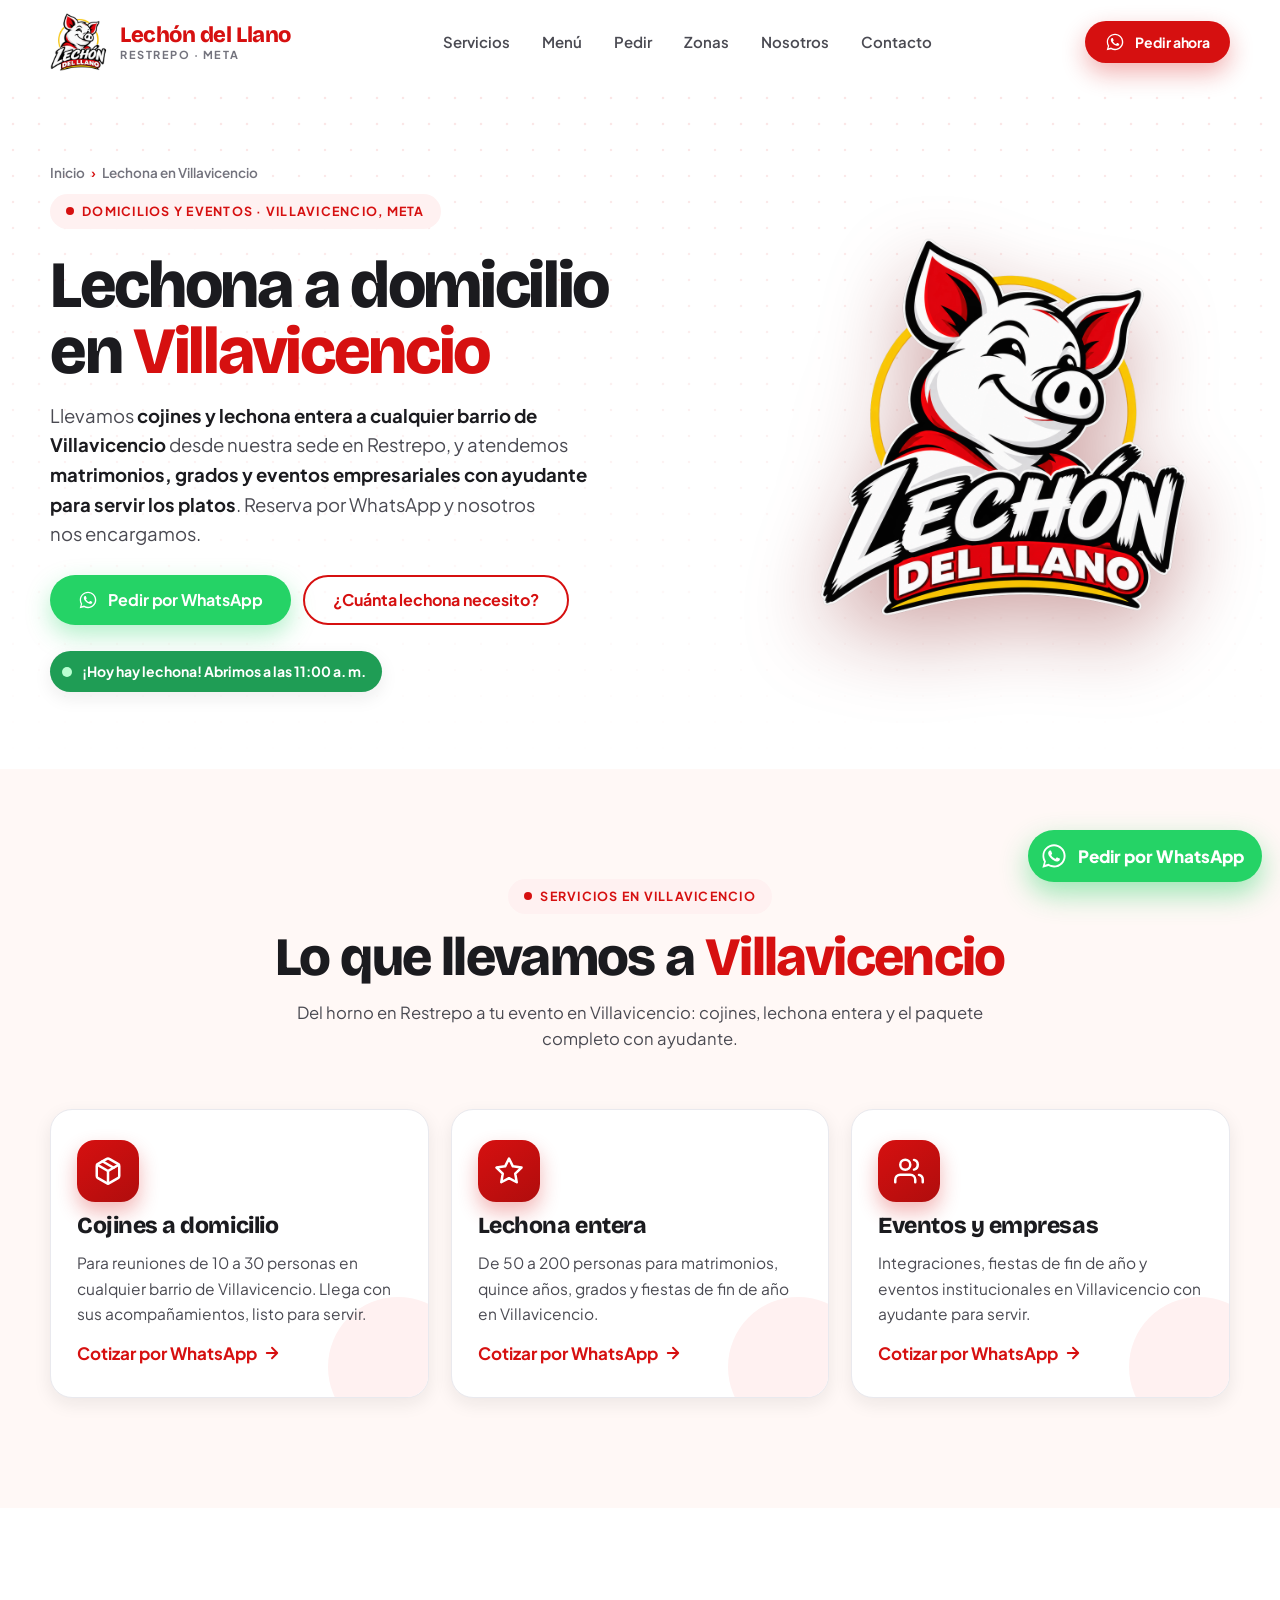
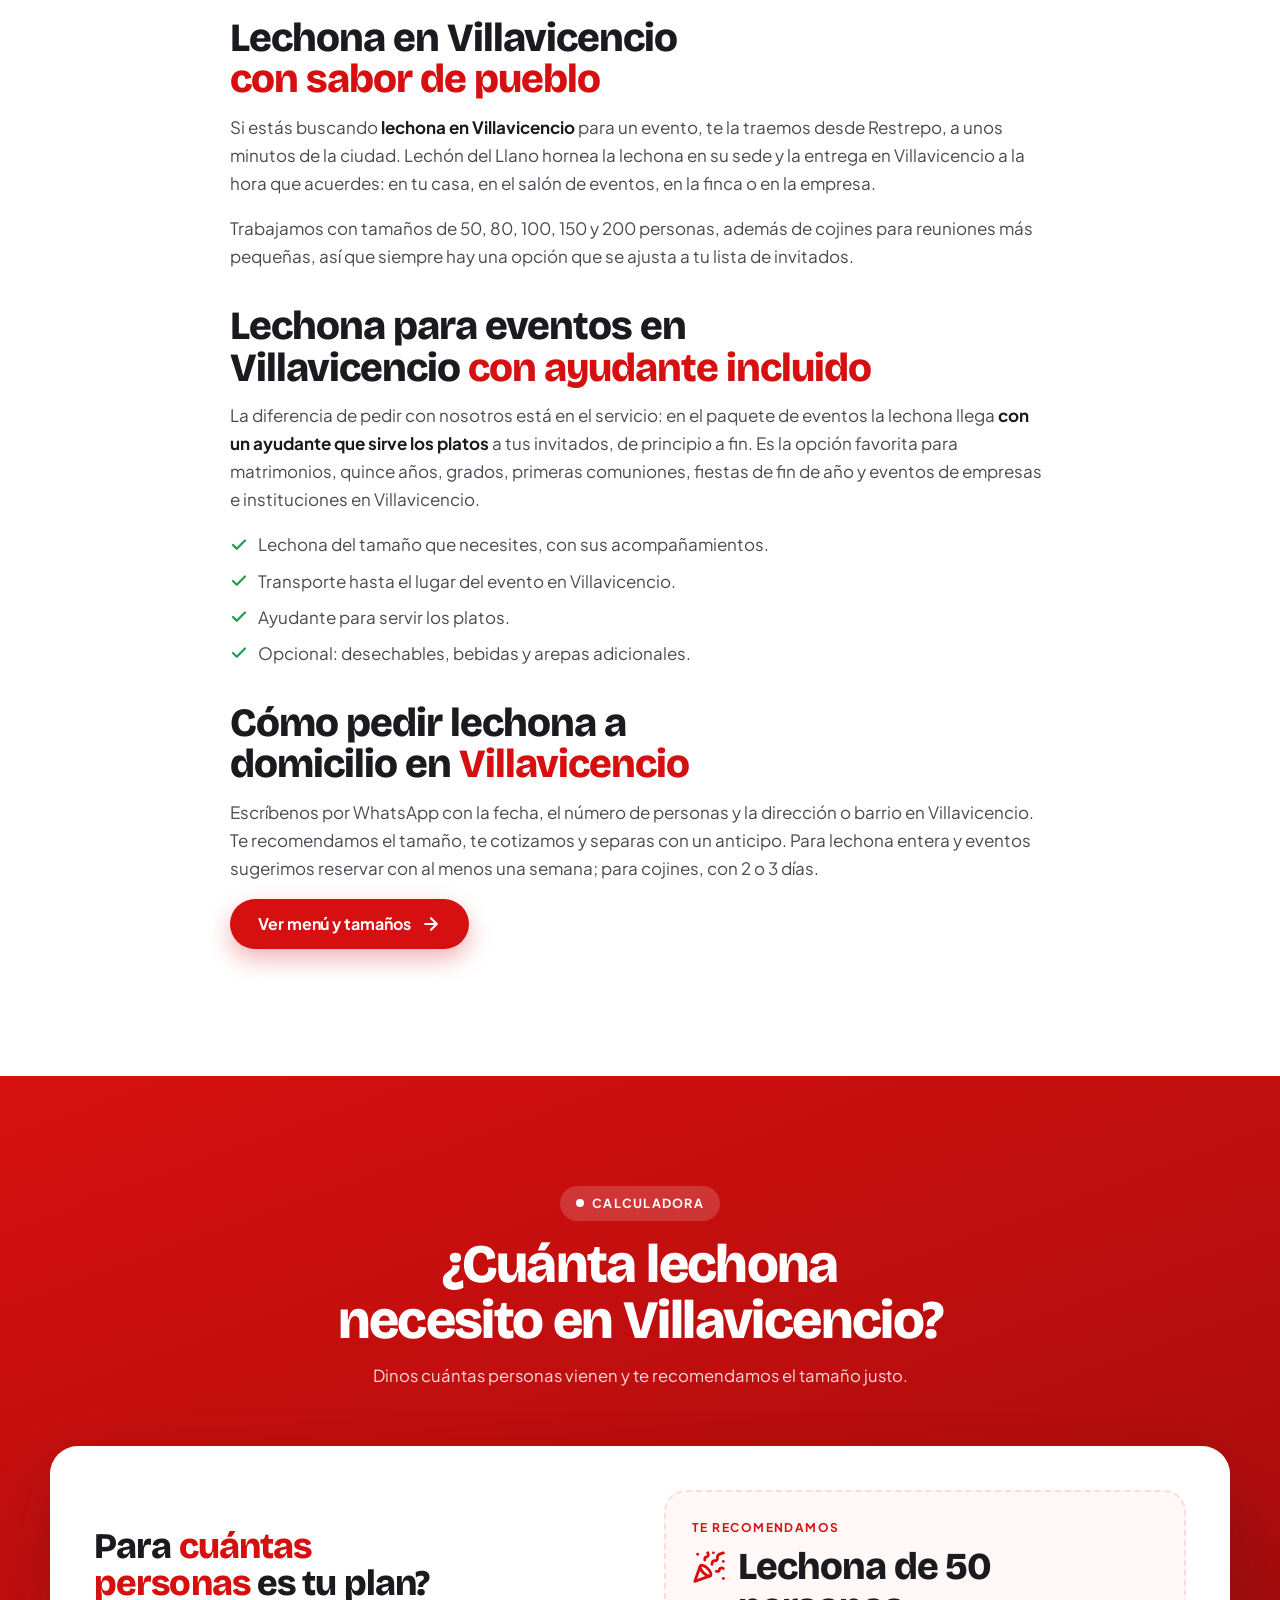
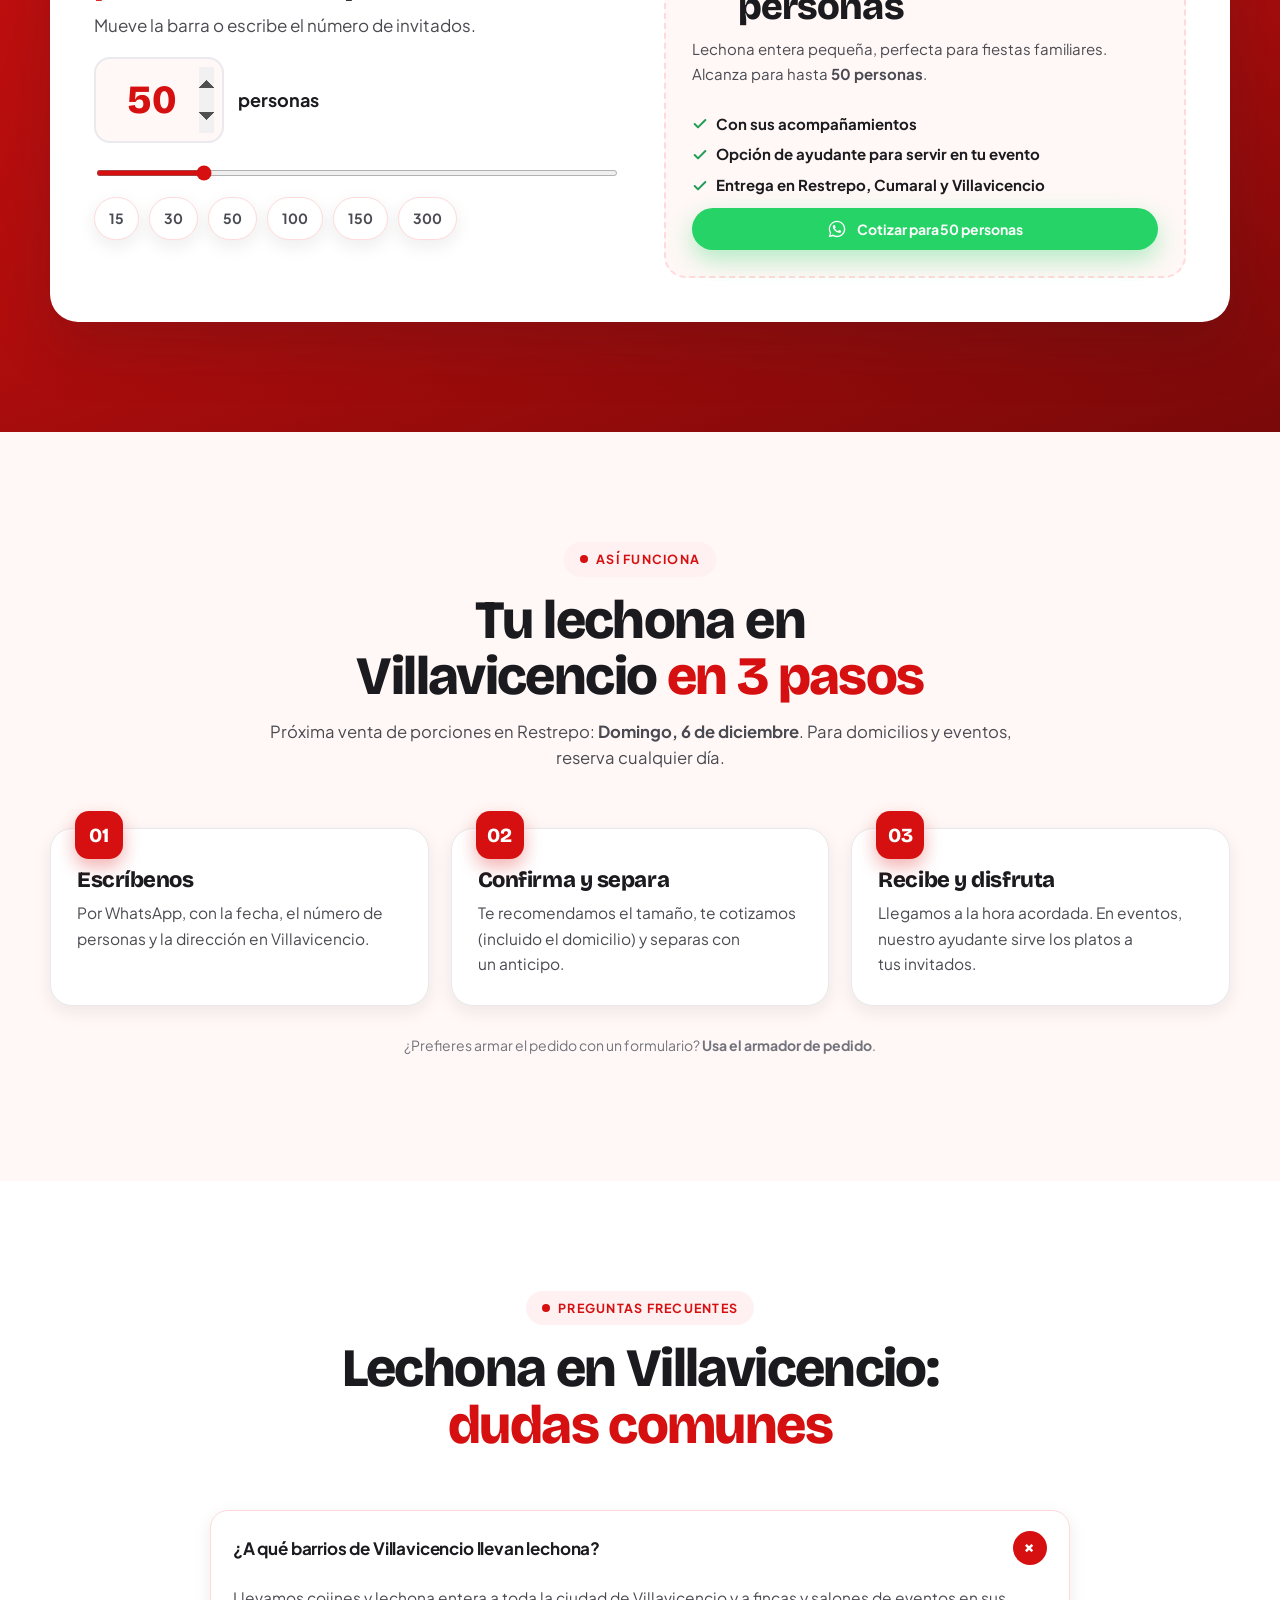
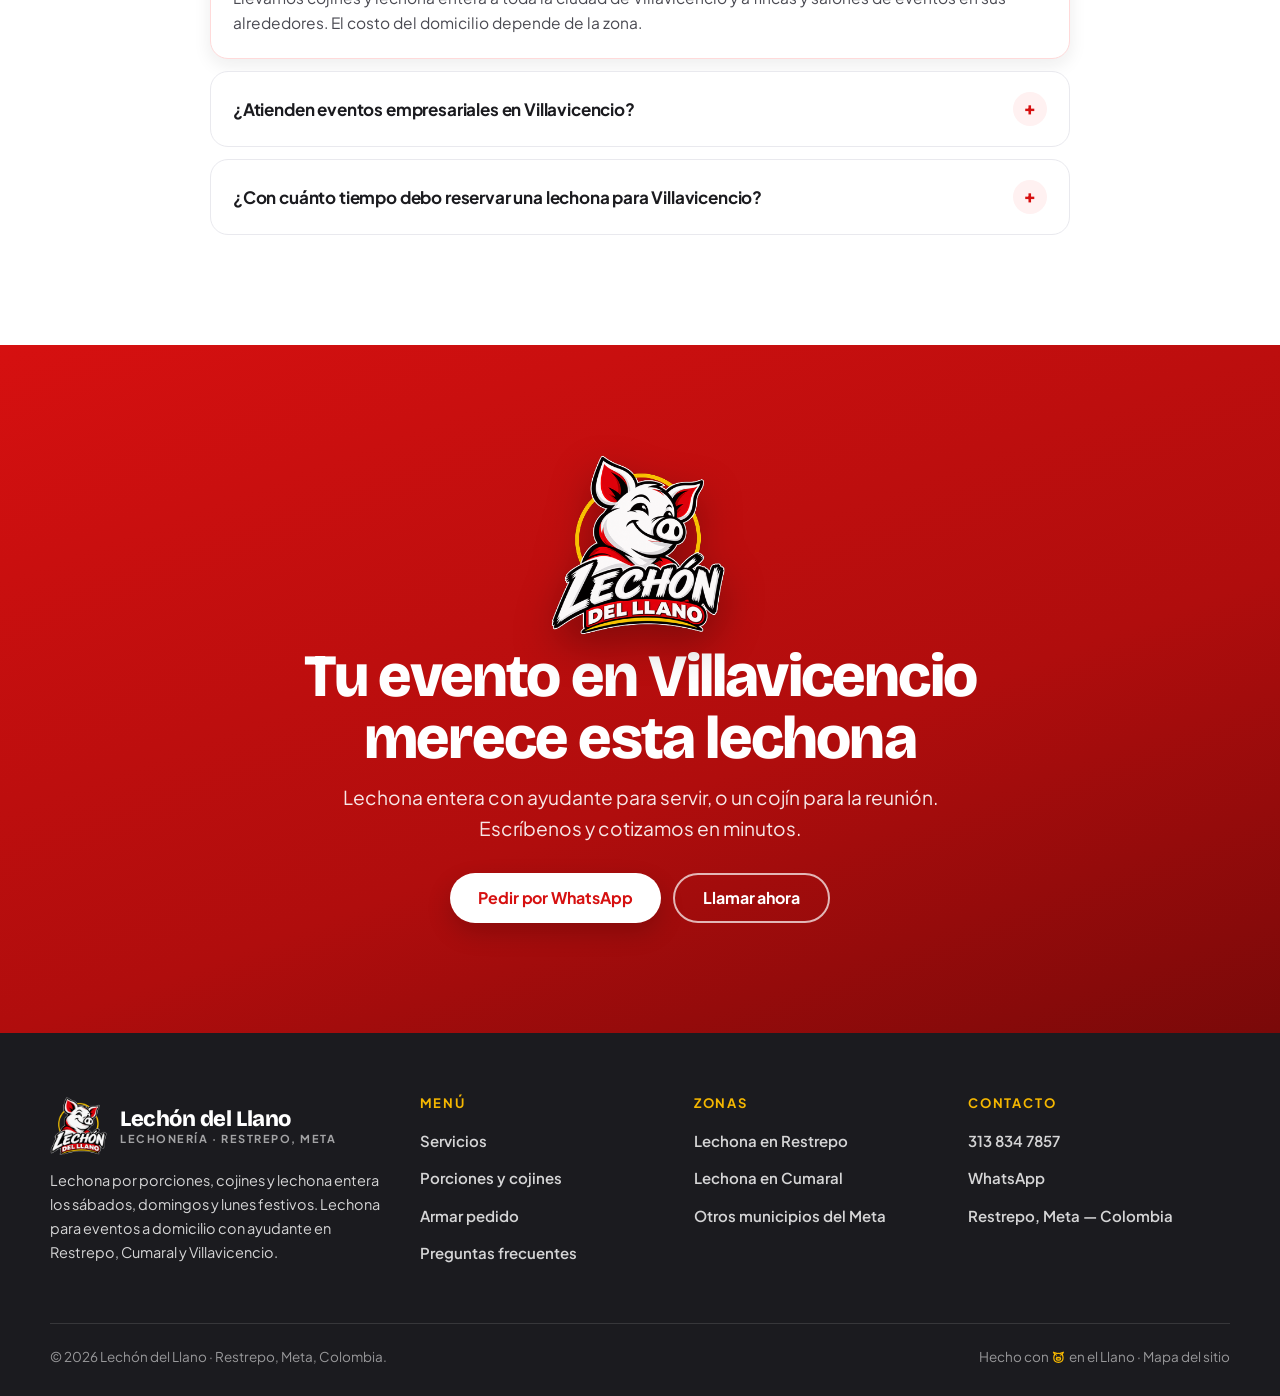
<file: lechona-en-villavicencio.html>
<!DOCTYPE html>
<html lang="es-CO">
<head>
  <meta charset="UTF-8">
  <meta name="viewport" content="width=device-width, initial-scale=1">
  <title>Lechona a domicilio en Villavicencio | Lechón del Llano · Lechona entera y eventos con ayudante</title>
  <meta name="description" content="Lechona a domicilio en Villavicencio: cojines y lechona entera para 50 a 200 personas, y lechona para eventos, matrimonios y empresas con ayudante para servir. Desde Restrepo, Meta.">
  <meta name="keywords" content="lechona Villavicencio, lechona a domicilio Villavicencio, lechona para eventos Villavicencio, lechona entera Villavicencio, cojín de lechona Villavicencio, lechona para matrimonios Villavicencio, lechona empresas Villavicencio">
  <meta name="robots" content="index, follow, max-image-preview:large">
  <meta name="theme-color" content="#d61010">
  <link rel="canonical" href="https://www.lechondelllano.com/lechona-en-villavicencio">
  <link rel="alternate" hreflang="es-CO" href="https://www.lechondelllano.com/lechona-en-villavicencio">
  <meta name="geo.region" content="CO-MET">
  <meta name="geo.placename" content="Villavicencio, Meta, Colombia">
  <meta property="og:type" content="website">
  <meta property="og:locale" content="es_CO">
  <meta property="og:site_name" content="Lechón del Llano">
  <meta property="og:title" content="Lechona a domicilio en Villavicencio | Lechón del Llano · Lechona entera y eventos con ayudante">
  <meta property="og:description" content="Lechona a domicilio en Villavicencio: cojines y lechona entera para 50 a 200 personas, y lechona para eventos, matrimonios y empresas con ayudante para servir. Desde Restrepo, Meta.">
  <meta property="og:url" content="https://www.lechondelllano.com/lechona-en-villavicencio">
  <meta property="og:image" content="https://www.lechondelllano.com/static/img/og-image.jpg">
  <meta property="og:image:width" content="1200">
  <meta property="og:image:height" content="630">
  <meta name="twitter:card" content="summary_large_image">
  <meta name="twitter:title" content="Lechona a domicilio en Villavicencio | Lechón del Llano · Lechona entera y eventos con ayudante">
  <meta name="twitter:description" content="Lechona a domicilio en Villavicencio: cojines y lechona entera para 50 a 200 personas, y lechona para eventos, matrimonios y empresas con ayudante para servir. Desde Restrepo, Meta.">
  <meta name="twitter:image" content="https://www.lechondelllano.com/static/img/og-image.jpg">
  <link rel="icon" href="static/img/favicon.ico" sizes="any">
  <link rel="icon" type="image/png" sizes="32x32" href="static/img/favicon-32.png">
  <link rel="apple-touch-icon" href="static/img/apple-touch-icon.png">
  <link rel="manifest" href="site.webmanifest">
  <link rel="preconnect" href="https://fonts.googleapis.com">
  <link rel="preconnect" href="https://fonts.gstatic.com" crossorigin>
  <link href="https://fonts.googleapis.com/css2?family=Bricolage+Grotesque:opsz,wght@12..96,600..800&family=Plus+Jakarta+Sans:wght@400;500;600;700;800&display=swap" rel="stylesheet">
  <link rel="stylesheet" href="static/css/styles.css">
  <script type="application/ld+json">
{
  "@context": "https://schema.org",
  "@graph": [
    {
      "@type": "Service",
      "@id": "https://www.lechondelllano.com/lechona-en-villavicencio#servicio",
      "name": "Lechona a domicilio en Villavicencio",
      "serviceType": "Domicilio de cojines y lechona entera; lechona para eventos, matrimonios y empresas con ayudante",
      "description": "Lechona a domicilio en Villavicencio: cojines y lechona entera para 50 a 200 personas, y lechona para eventos, matrimonios y empresas con ayudante para servir. Desde Restrepo, Meta.",
      "url": "https://www.lechondelllano.com/lechona-en-villavicencio",
      "provider": {
        "@id": "https://www.lechondelllano.com/#negocio",
        "@type": "Restaurant",
        "name": "Lechón del Llano",
        "telephone": "+573138347857",
        "address": {
          "@type": "PostalAddress",
          "addressLocality": "Restrepo",
          "addressRegion": "Meta",
          "addressCountry": "CO"
        }
      },
      "areaServed": {
        "@type": "City",
        "name": "Villavicencio",
        "sameAs": "https://es.wikipedia.org/wiki/Villavicencio"
      },
      "availableChannel": {
        "@type": "ServiceChannel",
        "serviceUrl": "https://wa.me/573138347857",
        "name": "WhatsApp"
      },
      "hasOfferCatalog": {
        "@type": "OfferCatalog",
        "name": "Productos",
        "itemListElement": [
          {
            "@type": "Offer",
            "itemOffered": {
              "@type": "Product",
              "name": "Cojín de lechona (10–30 personas)"
            }
          },
          {
            "@type": "Offer",
            "itemOffered": {
              "@type": "Product",
              "name": "Lechona entera (50–200 personas)"
            }
          },
          {
            "@type": "Offer",
            "itemOffered": {
              "@type": "Service",
              "name": "Lechona para eventos con ayudante para servir"
            }
          }
        ]
      }
    },
    {
      "@type": "BreadcrumbList",
      "itemListElement": [
        {
          "@type": "ListItem",
          "position": 1,
          "name": "Inicio",
          "item": "https://www.lechondelllano.com/"
        },
        {
          "@type": "ListItem",
          "position": 2,
          "name": "Lechona en Villavicencio",
          "item": "https://www.lechondelllano.com/lechona-en-villavicencio"
        }
      ]
    },
    {
      "@type": "FAQPage",
      "mainEntity": [
        {
          "@type": "Question",
          "name": "¿A qué barrios de Villavicencio llevan lechona?",
          "acceptedAnswer": {
            "@type": "Answer",
            "text": "Llevamos cojines y lechona entera a toda la ciudad de Villavicencio y a fincas y salones de eventos en sus alrededores. El costo del domicilio depende de la zona."
          }
        },
        {
          "@type": "Question",
          "name": "¿Atienden eventos empresariales en Villavicencio?",
          "acceptedAnswer": {
            "@type": "Answer",
            "text": "Sí. Atendemos fiestas de fin de año, integraciones y eventos de empresas, colegios e instituciones en Villavicencio con lechona y ayudante para servir."
          }
        },
        {
          "@type": "Question",
          "name": "¿Con cuánto tiempo debo reservar una lechona para Villavicencio?",
          "acceptedAnswer": {
            "@type": "Answer",
            "text": "Para lechona entera y eventos, al menos una semana de anticipación. En diciembre y puentes festivos recomendamos reservar con más tiempo."
          }
        }
      ]
    }
  ]
}
  </script>
  <script>try{document.documentElement.classList.add(sessionStorage.getItem("ldl-cargado")?"sin-loader":"is-loading")}catch(e){document.documentElement.classList.add("is-loading")}</script>
</head>
<body>
  <!-- Pantalla de carga (se muestra una vez por sesión; ver initLoader en main.js) -->
  <div class="loader" id="loader" role="status" aria-live="polite" aria-label="Cargando Lechón del Llano">
    <div class="loader__inner">
      <div class="loader__figure">
        <span class="loader__ring" aria-hidden="true"></span>
        <span class="loader__ring loader__ring--2" aria-hidden="true"></span>
        <img class="loader__logo" src="static/img/logo-sm.png" width="150" height="150" alt="">
      </div>
      <p class="loader__text"><span data-loader-text>Prendiendo el horno…</span></p>
      <div class="loader__bar" aria-hidden="true"><span data-loader-bar></span></div>
    </div>
  </div>
  <!-- Sprite de iconos SVG (trazos estilo Lucide/Tabler). Uso: <svg><use href="#i-nombre"></use></svg> -->
  <svg xmlns="http://www.w3.org/2000/svg" style="display:none" aria-hidden="true" focusable="false">
    <symbol id="i-cerdo" viewBox="0 0 24 24" fill="none" stroke="currentColor" stroke-width="2" stroke-linecap="round" stroke-linejoin="round"><path d="M6.2 7.6 4 3.6l5.1 1.7"/><path d="M17.8 7.6 20 3.6l-5.1 1.7"/><path d="M12 5.5c-4.4 0-7.5 3-7.5 7.2S7.6 20 12 20s7.5-3.1 7.5-7.3S16.4 5.5 12 5.5Z"/><rect x="8.5" y="12" width="7" height="4.4" rx="2.2"/><path d="M10.8 14.2h.01M13.2 14.2h.01"/><path d="M8.8 9.3h.01M15.2 9.3h.01"/></symbol>
    <symbol id="i-plato" viewBox="0 0 24 24" fill="none" stroke="currentColor" stroke-width="2" stroke-linecap="round" stroke-linejoin="round"><path d="M3 2v7c0 1.1.9 2 2 2h4a2 2 0 0 0 2-2V2"/><path d="M7 2v20"/><path d="M21 15V2a5 5 0 0 0-5 5v6c0 1.1.9 2 2 2h3Zm0 0v7"/></symbol>
    <symbol id="i-fiesta" viewBox="0 0 24 24" fill="none" stroke="currentColor" stroke-width="2" stroke-linecap="round" stroke-linejoin="round"><path d="M5.8 11.3 2 22l10.7-3.79"/><path d="M4 3h.01"/><path d="M22 8h.01"/><path d="M15 2h.01"/><path d="M22 20h.01"/><path d="m22 2-2.24.75a2.9 2.9 0 0 0-1.96 3.12c.1.86-.57 1.63-1.45 1.63h-.38c-.86 0-1.6.6-1.76 1.44L14 10"/><path d="m22 13-.82-.33c-.86-.34-1.82.2-1.98 1.11c-.11.7-.72 1.22-1.43 1.22H17"/><path d="m11 2 .33.82c.34.86-.2 1.82-1.11 1.98C9.52 4.9 9 5.52 9 6.23V7"/><path d="M11 13c1.93 1.93 2.83 4.17 2 5-.83.83-3.07-.07-5-2-1.93-1.93-2.83-4.17-2-5 .83-.83 3.07.07 5 2Z"/></symbol>
    <symbol id="i-brillo" viewBox="0 0 24 24" fill="none" stroke="currentColor" stroke-width="2" stroke-linecap="round" stroke-linejoin="round"><path d="m12 3-1.912 5.813a2 2 0 0 1-1.275 1.275L3 12l5.813 1.912a2 2 0 0 1 1.275 1.275L12 21l1.912-5.813a2 2 0 0 1 1.275-1.275L21 12l-5.813-1.912a2 2 0 0 1-1.275-1.275L12 3Z"/><path d="M5 3v4"/><path d="M19 17v4"/><path d="M3 5h4"/><path d="M17 19h4"/></symbol>
    <symbol id="i-trofeo" viewBox="0 0 24 24" fill="none" stroke="currentColor" stroke-width="2" stroke-linecap="round" stroke-linejoin="round"><path d="M6 9H4.5a2.5 2.5 0 0 1 0-5H6"/><path d="M18 9h1.5a2.5 2.5 0 0 0 0-5H18"/><path d="M4 22h16"/><path d="M10 14.66V17c0 .55-.47.98-.97 1.21C7.85 18.75 7 20.24 7 22"/><path d="M14 14.66V17c0 .55.47.98.97 1.21C16.15 18.75 17 20.24 17 22"/><path d="M18 2H6v7a6 6 0 0 0 12 0V2Z"/></symbol>
    <symbol id="i-torta" viewBox="0 0 24 24" fill="none" stroke="currentColor" stroke-width="2" stroke-linecap="round" stroke-linejoin="round"><path d="M20 21v-8a2 2 0 0 0-2-2H6a2 2 0 0 0-2 2v8"/><path d="M4 16s.5-1 2-1 2.5 2 4 2 2.5-2 4-2 2.5 2 4 2 2-1 2-1"/><path d="M2 21h20"/><path d="M7 8v3"/><path d="M12 8v3"/><path d="M17 8v3"/><path d="M7 4h.01"/><path d="M12 4h.01"/><path d="M17 4h.01"/></symbol>
    <symbol id="i-fuego" viewBox="0 0 24 24" fill="none" stroke="currentColor" stroke-width="2" stroke-linecap="round" stroke-linejoin="round"><path d="M8.5 14.5A2.5 2.5 0 0 0 11 12c0-1.38-.5-2-1-3-1.072-2.143-.224-4.054 2-6 .5 2.5 2 4.9 4 6.5 2 1.6 3 3.5 3 5.5a7 7 0 1 1-14 0c0-1.153.433-2.294 1-3a2.5 2.5 0 0 0 2.5 2.5z"/></symbol>
    <symbol id="i-balanza" viewBox="0 0 24 24" fill="none" stroke="currentColor" stroke-width="2" stroke-linecap="round" stroke-linejoin="round"><path d="m16 16 3-8 3 8c-.87.65-1.92 1-3 1s-2.13-.35-3-1Z"/><path d="m2 16 3-8 3 8c-.87.65-1.92 1-3 1s-2.13-.35-3-1Z"/><path d="M7 21h10"/><path d="M12 3v18"/><path d="M3 7h2c2 0 5-1 7-2 2 1 5 2 7 2h2"/></symbol>
    <symbol id="i-familia" viewBox="0 0 24 24" fill="none" stroke="currentColor" stroke-width="2" stroke-linecap="round" stroke-linejoin="round"><path d="M16 21v-2a4 4 0 0 0-4-4H6a4 4 0 0 0-4 4v2"/><circle cx="9" cy="7" r="4"/><path d="M22 21v-2a4 4 0 0 0-3-3.87"/><path d="M16 3.13a4 4 0 0 1 0 7.75"/></symbol>
    <symbol id="i-bebida" viewBox="0 0 24 24" fill="none" stroke="currentColor" stroke-width="2" stroke-linecap="round" stroke-linejoin="round"><path d="m6 8 1.75 12.28a2 2 0 0 0 2 1.72h4.54a2 2 0 0 0 2-1.72L18 8"/><path d="M5 8h14"/><path d="M7 15a6.47 6.47 0 0 1 5 0 6.47 6.47 0 0 0 5 0"/><path d="m12 8 1-6h2"/></symbol>
    <symbol id="i-empresa" viewBox="0 0 24 24" fill="none" stroke="currentColor" stroke-width="2" stroke-linecap="round" stroke-linejoin="round"><path d="M6 22V4a2 2 0 0 1 2-2h8a2 2 0 0 1 2 2v18Z"/><path d="M6 12H4a2 2 0 0 0-2 2v6a2 2 0 0 0 2 2h2"/><path d="M18 9h2a2 2 0 0 1 2 2v9a2 2 0 0 1-2 2h-2"/><path d="M10 6h4"/><path d="M10 10h4"/><path d="M10 14h4"/><path d="M10 18h4"/></symbol>
    <symbol id="i-moto" viewBox="0 0 24 24" fill="none" stroke="currentColor" stroke-width="2" stroke-linecap="round" stroke-linejoin="round"><circle cx="5" cy="16" r="3"/><circle cx="19" cy="16" r="3"/><path d="M7.5 14h5l4-4H6m1.5 4 4-4"/><path d="M13 6h2l1.5 3 2 4"/></symbol>
    <symbol id="i-estrella" viewBox="0 0 24 24" fill="currentColor"><path d="M12 2.5l2.9 6.1 6.7.8-4.9 4.6 1.3 6.6L12 17.3l-6 3.3 1.3-6.6L2.4 9.4l6.7-.8z"/></symbol>
    <symbol id="i-check" viewBox="0 0 24 24" fill="none" stroke="currentColor" stroke-width="2.5" stroke-linecap="round" stroke-linejoin="round"><path d="M20 6 9 17l-5-5"/></symbol>
  </svg>

  <header class="header">
    <div class="container header__inner">
      <a class="brand" href="/" aria-label="Lechón del Llano – inicio">
        <img src="static/img/logo-sm.png" width="58" height="58" alt="Logo de Lechón del Llano, lechonería en Restrepo, Meta">
        <span>Lechón del Llano<small>Restrepo · Meta</small></span>
      </a>
      <nav class="nav" aria-label="Navegación principal">
        <a href="/#servicios">Servicios</a>
        <a href="/#menu">Menú</a>
        <a href="/#pedir">Pedir</a>
        <a href="/#zonas">Zonas</a>
        <a href="/#nosotros">Nosotros</a>
        <a href="/#ubicacion">Contacto</a>
      </nav>
      <div class="header__cta">
        <a class="btn btn--primary btn--sm" data-wa="¡Hola Lechón del Llano! 🐷 Quiero pedir lechona a domicilio en Villavicencio." href="https://wa.me/573138347857"><svg viewBox="0 0 24 24" fill="currentColor" aria-hidden="true"><path d="M12.04 2C6.58 2 2.13 6.45 2.13 11.91c0 1.75.46 3.45 1.32 4.95L2.05 22l5.25-1.38a9.9 9.9 0 0 0 4.74 1.21c5.46 0 9.91-4.45 9.91-9.91S17.5 2 12.04 2m0 1.67c4.56 0 8.24 3.69 8.24 8.24 0 4.56-3.68 8.24-8.24 8.24-1.56 0-3.06-.43-4.37-1.25l-.3-.18-3.12.82.83-3.04-.2-.31a8.2 8.2 0 0 1-1.26-4.38c0-4.55 3.68-8.24 8.42-8.24M8.53 7.33c-.16 0-.43.06-.66.31-.22.25-.87.86-.87 2.07 0 1.22.89 2.39 1 2.56.14.17 1.76 2.67 4.25 3.73.59.27 1.05.42 1.41.53.59.19 1.13.16 1.56.1.48-.07 1.46-.6 1.67-1.18.21-.58.21-1.07.15-1.18-.07-.1-.23-.16-.48-.27-.25-.14-1.47-.74-1.69-.82-.23-.08-.37-.12-.56.12-.16.25-.64.81-.78.97-.15.17-.29.19-.53.07-.26-.13-1.06-.39-2-1.23-.74-.66-1.23-1.47-1.38-1.72-.12-.24-.01-.39.11-.5.11-.11.27-.29.37-.44.13-.14.17-.25.25-.41.08-.17.04-.31-.02-.43-.06-.11-.56-1.35-.77-1.84-.2-.48-.4-.42-.56-.43-.14 0-.3-.01-.47-.01"/></svg> Pedir ahora</a>
        <button class="nav-toggle" aria-label="Abrir menú" aria-expanded="false"><span></span><span></span><span></span></button>
      </div>
    </div>
  </header>

  <main>
    <section class="page-hero" aria-labelledby="titulo-principal">
      <div class="container hero__grid">
        <div class="hero__text">
          <ol class="breadcrumb" aria-label="Ruta de navegación">
            <li><a href="/">Inicio</a></li>
            <li>Lechona en Villavicencio</li>
          </ol>
          <span class="eyebrow">Domicilios y eventos · Villavicencio, Meta</span>
          <h1 id="titulo-principal">Lechona a domicilio en <em>Villavicencio</em></h1>
          <p class="hero__lead">Llevamos <strong>cojines y lechona entera a cualquier barrio de Villavicencio</strong> desde nuestra sede en Restrepo, y atendemos <strong>matrimonios, grados y eventos empresariales con ayudante para servir los platos</strong>. Reserva por WhatsApp y nosotros nos encargamos.</p>
          <div class="hero__actions">
            <a class="btn btn--wa" data-wa="¡Hola Lechón del Llano! 🐷 Quiero pedir lechona a domicilio en Villavicencio." href="https://wa.me/573138347857"><svg viewBox="0 0 24 24" fill="currentColor" aria-hidden="true"><path d="M12.04 2C6.58 2 2.13 6.45 2.13 11.91c0 1.75.46 3.45 1.32 4.95L2.05 22l5.25-1.38a9.9 9.9 0 0 0 4.74 1.21c5.46 0 9.91-4.45 9.91-9.91S17.5 2 12.04 2m0 1.67c4.56 0 8.24 3.69 8.24 8.24 0 4.56-3.68 8.24-8.24 8.24-1.56 0-3.06-.43-4.37-1.25l-.3-.18-3.12.82.83-3.04-.2-.31a8.2 8.2 0 0 1-1.26-4.38c0-4.55 3.68-8.24 8.42-8.24M8.53 7.33c-.16 0-.43.06-.66.31-.22.25-.87.86-.87 2.07 0 1.22.89 2.39 1 2.56.14.17 1.76 2.67 4.25 3.73.59.27 1.05.42 1.41.53.59.19 1.13.16 1.56.1.48-.07 1.46-.6 1.67-1.18.21-.58.21-1.07.15-1.18-.07-.1-.23-.16-.48-.27-.25-.14-1.47-.74-1.69-.82-.23-.08-.37-.12-.56.12-.16.25-.64.81-.78.97-.15.17-.29.19-.53.07-.26-.13-1.06-.39-2-1.23-.74-.66-1.23-1.47-1.38-1.72-.12-.24-.01-.39.11-.5.11-.11.27-.29.37-.44.13-.14.17-.25.25-.41.08-.17.04-.31-.02-.43-.06-.11-.56-1.35-.77-1.84-.2-.48-.4-.42-.56-.43-.14 0-.3-.01-.47-.01"/></svg> Pedir por WhatsApp</a>
            <a class="btn btn--ghost" href="#calculadora">¿Cuánta lechona necesito?</a>
          </div>
          <div class="status" data-status><span class="status__dot"></span><span data-status-text>Sábados, domingos y lunes festivos</span></div>
        </div>
        <div class="hero__visual">
          <img class="hero__mascot" src="static/img/logo.png" width="380" height="380" alt="Mascota de Lechón del Llano, lechona en Villavicencio, Meta">
        </div>
      </div>
    </section>

    <section class="section section--hueso" aria-labelledby="t-servicios">
      <div class="container">
        <div class="section-head reveal">
          <span class="eyebrow">Servicios en Villavicencio</span>
          <h2 id="t-servicios">Lo que llevamos a <em>Villavicencio</em></h2>
          <p>Del horno en Restrepo a tu evento en Villavicencio: cojines, lechona entera y el paquete completo con ayudante.</p>
        </div>
        <div class="grid grid--3">
          <article class="card reveal" data-delay="0">
            <div class="card__icon"><svg viewBox="0 0 24 24" fill="none" stroke="currentColor" stroke-width="2" stroke-linecap="round" stroke-linejoin="round" aria-hidden="true"><path d="M16.5 9.4 7.5 4.21"/><path d="M21 16V8a2 2 0 0 0-1-1.73l-7-4a2 2 0 0 0-2 0l-7 4A2 2 0 0 0 3 8v8a2 2 0 0 0 1 1.73l7 4a2 2 0 0 0 2 0l7-4A2 2 0 0 0 21 16z"/><path d="M3.27 6.96 12 12.01l8.73-5.05"/><path d="M12 22.08V12"/></svg></div>
            <h3>Cojines a domicilio</h3>
            <p>Para reuniones de 10 a 30 personas en cualquier barrio de Villavicencio. Llega con sus acompañamientos, listo para servir.</p>
            <a class="card__link" href="#pedir">Cotizar por WhatsApp <svg viewBox="0 0 24 24" fill="none" stroke="currentColor" stroke-width="2.5" stroke-linecap="round" stroke-linejoin="round" aria-hidden="true"><path d="M5 12h14M12 5l7 7-7 7"/></svg></a>
          </article>
          <article class="card reveal" data-delay="1">
            <div class="card__icon"><svg viewBox="0 0 24 24" fill="none" stroke="currentColor" stroke-width="2" stroke-linecap="round" stroke-linejoin="round" aria-hidden="true"><path d="M12 2l3.09 6.26L22 9.27l-5 4.87L18.18 21 12 17.77 5.82 21 7 14.14 2 9.27l6.91-1.01z"/></svg></div>
            <h3>Lechona entera</h3>
            <p>De 50 a 200 personas para matrimonios, quince años, grados y fiestas de fin de año en Villavicencio.</p>
            <a class="card__link" href="#pedir">Cotizar por WhatsApp <svg viewBox="0 0 24 24" fill="none" stroke="currentColor" stroke-width="2.5" stroke-linecap="round" stroke-linejoin="round" aria-hidden="true"><path d="M5 12h14M12 5l7 7-7 7"/></svg></a>
          </article>
          <article class="card reveal" data-delay="2">
            <div class="card__icon"><svg viewBox="0 0 24 24" fill="none" stroke="currentColor" stroke-width="2" stroke-linecap="round" stroke-linejoin="round" aria-hidden="true"><path d="M17 21v-2a4 4 0 0 0-4-4H5a4 4 0 0 0-4 4v2"/><circle cx="9" cy="7" r="4"/><path d="M23 21v-2a4 4 0 0 0-3-3.87"/><path d="M16 3.13a4 4 0 0 1 0 7.75"/></svg></div>
            <h3>Eventos y empresas</h3>
            <p>Integraciones, fiestas de fin de año y eventos institucionales en Villavicencio con ayudante para servir.</p>
            <a class="card__link" href="#pedir">Cotizar por WhatsApp <svg viewBox="0 0 24 24" fill="none" stroke="currentColor" stroke-width="2.5" stroke-linecap="round" stroke-linejoin="round" aria-hidden="true"><path d="M5 12h14M12 5l7 7-7 7"/></svg></a>
          </article>
        </div>
      </div>
    </section>

    <section class="section" aria-label="Información sobre lechona en Villavicencio">
      <div class="container prose reveal">
<h2>Lechona en Villavicencio <em>con sabor de pueblo</em></h2>
<p>Si estás buscando <strong>lechona en Villavicencio</strong> para un evento, te la traemos desde Restrepo, a unos minutos de la ciudad. Lechón del Llano hornea la lechona en su sede y la entrega en Villavicencio a la hora que acuerdes: en tu casa, en el salón de eventos, en la finca o en la empresa.</p>
<p>Trabajamos con tamaños de 50, 80, 100, 150 y 200 personas, además de cojines para reuniones más pequeñas, así que siempre hay una opción que se ajusta a tu lista de invitados.</p>
<h2>Lechona para eventos en Villavicencio <em>con ayudante incluido</em></h2>
<p>La diferencia de pedir con nosotros está en el servicio: en el paquete de eventos la lechona llega <strong>con un ayudante que sirve los platos</strong> a tus invitados, de principio a fin. Es la opción favorita para matrimonios, quince años, grados, primeras comuniones, fiestas de fin de año y eventos de empresas e instituciones en Villavicencio.</p>
<ul>
<li>Lechona del tamaño que necesites, con sus acompañamientos.</li>
<li>Transporte hasta el lugar del evento en Villavicencio.</li>
<li>Ayudante para servir los platos.</li>
<li>Opcional: desechables, bebidas y arepas adicionales.</li>
</ul>
<h2>Cómo pedir lechona a domicilio en <em>Villavicencio</em></h2>
<p>Escríbenos por WhatsApp con la fecha, el número de personas y la dirección o barrio en Villavicencio. Te recomendamos el tamaño, te cotizamos y separas con un anticipo. Para lechona entera y eventos sugerimos reservar con al menos una semana; para cojines, con 2 o 3 días.</p>

        <p><a class="btn btn--primary" href="/#menu">Ver menú y tamaños <svg viewBox="0 0 24 24" fill="none" stroke="currentColor" stroke-width="2.5" stroke-linecap="round" stroke-linejoin="round" aria-hidden="true"><path d="M5 12h14M12 5l7 7-7 7"/></svg></a></p>
      </div>
    </section>

    <section class="section section--rojo" id="calculadora" aria-labelledby="t-calc">
      <div class="container">
        <div class="section-head reveal">
          <span class="eyebrow">Calculadora</span>
          <h2 id="t-calc">¿Cuánta lechona necesito en Villavicencio?</h2>
          <p>Dinos cuántas personas vienen y te recomendamos el tamaño justo.</p>
        </div>
        <div class="calc reveal" data-calc>
          <div>
            <h3>Para <em>cuántas personas</em> es tu plan?</h3>
            <p>Mueve la barra o escribe el número de invitados.</p>
            <div class="calc__input">
              <input type="number" id="calc-personas" min="1" max="1000" value="50" aria-label="Número de personas">
              <label for="calc-personas">personas</label>
            </div>
            <input type="range" min="1" max="250" value="50" aria-label="Número de personas (barra)">
            <div class="hero__chips" style="margin-top:14px">
              <button class="chip" type="button" data-calc-preset="15">15</button>
              <button class="chip" type="button" data-calc-preset="30">30</button>
              <button class="chip" type="button" data-calc-preset="50">50</button>
              <button class="chip" type="button" data-calc-preset="100">100</button>
              <button class="chip" type="button" data-calc-preset="150">150</button>
              <button class="chip" type="button" data-calc-preset="300">300</button>
            </div>
          </div>
          <div class="calc__result" data-calc-result aria-live="polite"></div>
        </div>
      </div>
    </section>

    <section class="section section--hueso" id="pedir" aria-labelledby="t-pasos">
      <div class="container">
        <div class="section-head reveal">
          <span class="eyebrow">Así funciona</span>
          <h2 id="t-pasos">Tu lechona en Villavicencio <em>en 3 pasos</em></h2>
          <p>Próxima venta de porciones en Restrepo: <strong data-proxima-venta>—</strong>. Para domicilios y eventos, reserva cualquier día.</p>
        </div>
        <div class="steps">
          <article class="step reveal"><h3>Escríbenos</h3><p>Por WhatsApp, con la fecha, el número de personas y la dirección en Villavicencio.</p></article>
          <article class="step reveal" data-delay="1"><h3>Confirma y separa</h3><p>Te recomendamos el tamaño, te cotizamos (incluido el domicilio) y separas con un anticipo.</p></article>
          <article class="step reveal" data-delay="2"><h3>Recibe y disfruta</h3><p>Llegamos a la hora acordada. En eventos, nuestro ayudante sirve los platos a tus invitados.</p></article>
        </div>
        <p class="menu-note">¿Prefieres armar el pedido con un formulario? <a href="/#pedir"><strong>Usa el armador de pedido</strong></a>.</p>
      </div>
    </section>

    <section class="section" aria-labelledby="t-faq">
      <div class="container">
        <div class="section-head reveal">
          <span class="eyebrow">Preguntas frecuentes</span>
          <h2 id="t-faq">Lechona en Villavicencio: <em>dudas comunes</em></h2>
        </div>
        <div class="faq reveal">
          <details open>
            <summary>¿A qué barrios de Villavicencio llevan lechona?</summary>
            <div class="faq__body"><p>Llevamos cojines y lechona entera a toda la ciudad de Villavicencio y a fincas y salones de eventos en sus alrededores. El costo del domicilio depende de la zona.</p></div>
          </details>
          <details>
            <summary>¿Atienden eventos empresariales en Villavicencio?</summary>
            <div class="faq__body"><p>Sí. Atendemos fiestas de fin de año, integraciones y eventos de empresas, colegios e instituciones en Villavicencio con lechona y ayudante para servir.</p></div>
          </details>
          <details>
            <summary>¿Con cuánto tiempo debo reservar una lechona para Villavicencio?</summary>
            <div class="faq__body"><p>Para lechona entera y eventos, al menos una semana de anticipación. En diciembre y puentes festivos recomendamos reservar con más tiempo.</p></div>
          </details>
        </div>
      </div>
    </section>

    <section class="section section--rojo cta-final" aria-labelledby="t-cta">
      <div class="container reveal">
        <img class="mascot" src="static/img/logo-sm.png" width="180" height="180" loading="lazy" alt="">
        <h2 id="t-cta">Tu evento en Villavicencio merece esta lechona</h2>
        <p>Lechona entera con ayudante para servir, o un cojín para la reunión. Escríbenos y cotizamos en minutos.</p>
        <div class="actions">
          <a class="btn btn--white" data-wa="¡Hola Lechón del Llano! 🐷 Quiero pedir lechona a domicilio en Villavicencio." href="https://wa.me/573138347857">Pedir por WhatsApp</a>
          <a class="btn btn--outline-white" data-tel href="tel:+573138347857">Llamar ahora</a>
        </div>
      </div>
    </section>
  </main>

  <footer class="footer">
    <div class="container">
      <div class="footer__grid">
        <div>
          <a class="brand" href="/"><img src="static/img/logo-sm.png" width="58" height="58" loading="lazy" alt="Lechón del Llano"><span>Lechón del Llano<small>Lechonería · Restrepo, Meta</small></span></a>
          <p>Lechona por porciones, cojines y lechona entera los sábados, domingos y lunes festivos. Lechona para eventos a domicilio con ayudante en Restrepo, Cumaral y Villavicencio.</p>
        </div>
        <div>
          <h4>Menú</h4>
          <ul>
            <li><a href="/#servicios">Servicios</a></li>
            <li><a href="/#menu">Porciones y cojines</a></li>
            <li><a href="/#pedir">Armar pedido</a></li>
            <li><a href="/#preguntas">Preguntas frecuentes</a></li>
          </ul>
        </div>
        <div>
          <h4>Zonas</h4>
          <ul>
            <li><a href="/lechona-en-restrepo">Lechona en Restrepo</a></li><li><a href="/lechona-en-cumaral">Lechona en Cumaral</a></li>
            <li><a href="/#zonas">Otros municipios del Meta</a></li>
          </ul>
        </div>
        <div>
          <h4>Contacto</h4>
          <ul>
            <li><a data-tel data-tel-text href="tel:+573138347857">313 834 7857</a></li>
            <li><a data-wa href="https://wa.me/573138347857">WhatsApp</a></li>
            <li><a href="/#ubicacion" data-cfg="direccion">Restrepo, Meta — Colombia</a></li>
          </ul>
        </div>
      </div>
      <div class="footer__bottom">
        <span>© <span data-year>2026</span> Lechón del Llano · Restrepo, Meta, Colombia.</span>
        <span>Hecho con <svg class="icon icon-inline" aria-hidden="true"><use href="#i-cerdo"></use></svg> en el Llano · <a href="/sitemap.xml">Mapa del sitio</a></span>
      </div>
    </div>
  </footer>

  <a class="wa-float" data-wa="¡Hola Lechón del Llano! 🐷 Quiero pedir lechona a domicilio en Villavicencio." href="https://wa.me/573138347857" aria-label="Escribir por WhatsApp"><svg viewBox="0 0 24 24" fill="currentColor" aria-hidden="true"><path d="M12.04 2C6.58 2 2.13 6.45 2.13 11.91c0 1.75.46 3.45 1.32 4.95L2.05 22l5.25-1.38a9.9 9.9 0 0 0 4.74 1.21c5.46 0 9.91-4.45 9.91-9.91S17.5 2 12.04 2m0 1.67c4.56 0 8.24 3.69 8.24 8.24 0 4.56-3.68 8.24-8.24 8.24-1.56 0-3.06-.43-4.37-1.25l-.3-.18-3.12.82.83-3.04-.2-.31a8.2 8.2 0 0 1-1.26-4.38c0-4.55 3.68-8.24 8.42-8.24M8.53 7.33c-.16 0-.43.06-.66.31-.22.25-.87.86-.87 2.07 0 1.22.89 2.39 1 2.56.14.17 1.76 2.67 4.25 3.73.59.27 1.05.42 1.41.53.59.19 1.13.16 1.56.1.48-.07 1.46-.6 1.67-1.18.21-.58.21-1.07.15-1.18-.07-.1-.23-.16-.48-.27-.25-.14-1.47-.74-1.69-.82-.23-.08-.37-.12-.56.12-.16.25-.64.81-.78.97-.15.17-.29.19-.53.07-.26-.13-1.06-.39-2-1.23-.74-.66-1.23-1.47-1.38-1.72-.12-.24-.01-.39.11-.5.11-.11.27-.29.37-.44.13-.14.17-.25.25-.41.08-.17.04-.31-.02-.43-.06-.11-.56-1.35-.77-1.84-.2-.48-.4-.42-.56-.43-.14 0-.3-.01-.47-.01"/></svg><span>Pedir por WhatsApp</span></a>
  <button class="to-top" type="button" aria-label="Volver arriba"><svg viewBox="0 0 24 24" fill="none" stroke="currentColor" stroke-width="2.5" stroke-linecap="round" stroke-linejoin="round" aria-hidden="true"><path d="m18 15-6-6-6 6"/></svg></button>

  <script src="static/js/data.js"></script>
  <script src="static/js/main.js" defer></script>
</body>
</html>
</file>
<file: static/css/styles.css>
/* =====================================================================
   Lechón del Llano — Hoja de estilos principal
   Paleta: blanco + rojo (acento dorado tomado del logo)
   ===================================================================== */

:root {
  --rojo: #d61010;
  --rojo-700: #b00d0d;
  --rojo-900: #7a0909;
  --rojo-100: #ffdada;
  --rojo-50: #fff1f1;
  --dorado: #f5b700;
  --blanco: #ffffff;
  --hueso: #fff8f6;
  --negro: #1b1b1f;
  --gris-700: #4a4a52;
  --gris-500: #73737d;
  --gris-200: #e9e9ee;
  --verde: #1f9d55;

  --font-display: "Bricolage Grotesque", "Plus Jakarta Sans", "Segoe UI", Arial, sans-serif;
  --font-body: "Plus Jakarta Sans", system-ui, -apple-system, "Segoe UI", Roboto, sans-serif;

  /* Iconos usados desde CSS (máscaras) */
  --icon-check: url("data:image/svg+xml,%3Csvg xmlns='http://www.w3.org/2000/svg' viewBox='0 0 24 24' fill='none' stroke='%23000' stroke-width='3' stroke-linecap='round' stroke-linejoin='round'%3E%3Cpath d='M20 6 9 17l-5-5'/%3E%3C/svg%3E");
  --icon-star: url("data:image/svg+xml,%3Csvg xmlns='http://www.w3.org/2000/svg' viewBox='0 0 24 24' fill='%23000'%3E%3Cpath d='M12 2.5l2.9 6.1 6.7.8-4.9 4.6 1.3 6.6L12 17.3l-6 3.3 1.3-6.6L2.4 9.4l6.7-.8z'/%3E%3C/svg%3E");

  --radius: 22px;
  --radius-sm: 14px;
  --radius-pill: 999px;
  --shadow: 0 10px 30px rgba(214, 16, 16, 0.12);
  --shadow-soft: 0 6px 18px rgba(27, 27, 31, 0.08);
  --shadow-lg: 0 24px 60px rgba(27, 27, 31, 0.18);

  --container: 1180px;
  --header-h: 84px;
  --gutter: 20px;
  --ease: cubic-bezier(0.22, 1, 0.36, 1);
}

/* ---------- Reset ligero ---------- */
*,
*::before,
*::after { box-sizing: border-box; }
html { scroll-behavior: smooth; -webkit-text-size-adjust: 100%; scroll-padding-top: 90px; }
body {
  margin: 0;
  font-family: var(--font-body);
  font-size: 17px;
  line-height: 1.65;
  -webkit-font-smoothing: antialiased;
  -moz-osx-font-smoothing: grayscale;
  text-rendering: optimizeLegibility;
  color: var(--negro);
  background: var(--blanco);
  overflow-x: hidden;
}
img, svg, video { display: block; max-width: 100%; height: auto; }
a { color: inherit; text-decoration: none; }
button { font: inherit; cursor: pointer; border: 0; background: none; color: inherit; }
input, select, textarea { font: inherit; color: inherit; }
ul { margin: 0; padding: 0; list-style: none; }
h1, h2, h3, h4 { margin: 0; font-family: var(--font-display); font-weight: 800; font-optical-sizing: auto; line-height: 1.04; letter-spacing: -0.025em; text-wrap: balance; }
p { margin: 0 0 1em; text-wrap: pretty; }

/* ---------- Iconos SVG (sprite incluido en cada página) ---------- */
.icon { width: 1em; height: 1em; flex: none; display: inline-block; vertical-align: -0.15em; }
.icon-inline { width: 1.1em; height: 1.1em; vertical-align: -0.2em; color: var(--rojo); margin: 0 0.05em; }
.footer .icon-inline { color: var(--dorado); }
:focus-visible { outline: 3px solid var(--dorado); outline-offset: 3px; border-radius: 6px; }
.sr-only { position: absolute; width: 1px; height: 1px; padding: 0; margin: -1px; overflow: hidden; clip: rect(0, 0, 0, 0); white-space: nowrap; border: 0; }

.container { width: min(var(--container), 100% - var(--gutter) * 2); margin-inline: auto; }
.section { padding: clamp(64px, 9vw, 110px) 0; position: relative; }
.section--hueso { background: var(--hueso); }
.section--rojo { background: linear-gradient(160deg, var(--rojo) 0%, var(--rojo-700) 60%, var(--rojo-900) 100%); color: var(--blanco); }
.section--rojo .section-head .eyebrow { background: rgba(255, 255, 255, 0.16); color: var(--blanco); }
.section--rojo .section-head h2 { color: var(--blanco); }
.section--rojo .section-head p { color: rgba(255, 255, 255, 0.85); }
.section--tight { padding: clamp(40px, 6vw, 64px) 0; }

.section-head { max-width: 760px; margin: 0 auto clamp(34px, 5vw, 56px); text-align: center; }
.section-head.left { margin-inline: 0; text-align: left; }
.section-head h2 { font-size: clamp(34px, 4.6vw, 54px); letter-spacing: -0.03em; color: var(--negro); margin-bottom: 14px; }
.section-head h2 em { font-style: normal; color: var(--rojo); }
.section-head p { font-size: clamp(16px, 1.3vw, 19px); line-height: 1.6; color: var(--gris-700); }
.eyebrow {
  display: inline-flex; align-items: center; gap: 8px;
  background: var(--rojo-50); color: var(--rojo); border-radius: var(--radius-pill);
  padding: 7px 16px; font-weight: 700; font-size: 12.5px; letter-spacing: 0.1em; text-transform: uppercase;
  margin-bottom: 16px;
}
.eyebrow::before { content: ""; width: 8px; height: 8px; border-radius: 50%; background: currentColor; }

/* ---------- Botones ---------- */
.btn {
  display: inline-flex; align-items: center; justify-content: center; gap: 10px;
  padding: 15px 28px; border-radius: var(--radius-pill);
  font-weight: 700; font-size: 16px; line-height: 1; letter-spacing: -0.005em; white-space: nowrap;
  transition: transform 0.25s var(--ease), box-shadow 0.25s var(--ease), background 0.25s, color 0.25s;
  will-change: transform;
}
.btn svg { width: 20px; height: 20px; flex: none; }
.btn:hover { transform: translateY(-3px); }
.btn:active { transform: translateY(0) scale(0.98); }
.btn--primary { background: var(--rojo); color: var(--blanco); box-shadow: 0 10px 24px rgba(214, 16, 16, 0.32); }
.btn--primary:hover { background: var(--rojo-700); box-shadow: 0 16px 32px rgba(214, 16, 16, 0.38); }
.btn--wa { background: #25d366; color: #fff; box-shadow: 0 10px 24px rgba(37, 211, 102, 0.35); }
.btn--wa:hover { background: #1fbf5b; }
.btn--ghost { background: transparent; color: var(--rojo); border: 2px solid var(--rojo); }
.btn--ghost:hover { background: var(--rojo-50); }
.btn--white { background: var(--blanco); color: var(--rojo); box-shadow: 0 10px 24px rgba(0, 0, 0, 0.18); }
.btn--white:hover { background: var(--rojo-50); }
.btn--outline-white { background: transparent; color: var(--blanco); border: 2px solid rgba(255, 255, 255, 0.7); }
.btn--outline-white:hover { background: rgba(255, 255, 255, 0.12); }
.btn--sm { padding: 11px 20px; font-size: 14px; }
.btn--block { width: 100%; }

/* ---------- Header ---------- */
.header {
  position: sticky; top: 0; z-index: 100;
  background: rgba(255, 255, 255, 0.92);
  backdrop-filter: saturate(160%) blur(12px); -webkit-backdrop-filter: saturate(160%) blur(12px);
  border-bottom: 1px solid transparent;
  transition: box-shadow 0.3s, border-color 0.3s;
}
.header.is-scrolled { box-shadow: 0 6px 24px rgba(27, 27, 31, 0.08); border-color: var(--gris-200); }
.header__inner { display: flex; align-items: center; justify-content: space-between; gap: 16px; height: var(--header-h); transition: height 0.3s var(--ease); }
.header.is-scrolled .header__inner { height: 68px; }
.brand { display: flex; align-items: center; gap: 12px; font-family: var(--font-display); font-weight: 800; letter-spacing: -0.02em; font-size: 22px; color: var(--rojo); line-height: 1; }
.brand img { width: 58px; height: 58px; transition: width 0.3s var(--ease), height 0.3s var(--ease), transform 0.4s var(--ease); }
.header.is-scrolled .brand img { width: 48px; height: 48px; }
.brand:hover img { transform: rotate(-8deg) scale(1.05); }
.brand span small { display: block; font-family: var(--font-body); font-weight: 700; font-size: 11px; letter-spacing: 0.14em; text-transform: uppercase; color: var(--gris-500); margin-top: 3px; }
.nav { display: flex; align-items: center; gap: 4px; }
.nav a { position: relative; padding: 10px 14px; font-weight: 600; font-size: 15px; color: var(--gris-700); border-radius: var(--radius-pill); transition: color 0.2s, background 0.2s; }
.nav a:hover, .nav a.is-active { color: var(--rojo); background: var(--rojo-50); }
.header__cta { display: flex; align-items: center; gap: 10px; }
.nav-toggle { display: none; width: 48px; height: 48px; border-radius: 12px; align-items: center; justify-content: center; position: relative; }
.nav-toggle span { position: absolute; width: 24px; height: 3px; background: var(--rojo); border-radius: 3px; transition: transform 0.3s var(--ease), opacity 0.2s; }
.nav-toggle span:nth-child(1) { transform: translateY(-8px); }
.nav-toggle span:nth-child(3) { transform: translateY(8px); }
.nav-toggle[aria-expanded="true"] span:nth-child(1) { transform: rotate(45deg); }
.nav-toggle[aria-expanded="true"] span:nth-child(2) { opacity: 0; }
.nav-toggle[aria-expanded="true"] span:nth-child(3) { transform: rotate(-45deg); }

/* ---------- Hero ---------- */
.hero {
  position: relative; overflow: hidden;
  background: var(--blanco);
  padding: clamp(40px, 7vw, 90px) 0 clamp(50px, 7vw, 90px);
}
.hero::before {
  content: ""; position: absolute; inset: 0; pointer-events: none;
  background-image: radial-gradient(rgba(214, 16, 16, 0.12) 1.4px, transparent 1.6px);
  background-size: 26px 26px;
  mask-image: linear-gradient(to bottom, rgba(0, 0, 0, 0.8), transparent 85%);
  -webkit-mask-image: linear-gradient(to bottom, rgba(0, 0, 0, 0.8), transparent 85%);
}
.hero__blob {
  position: absolute; z-index: 0; border-radius: 50%; filter: blur(2px); pointer-events: none;
  background: radial-gradient(circle at 30% 30%, var(--rojo) 0%, var(--rojo-700) 70%);
  animation: blob 14s ease-in-out infinite alternate;
}
.hero__blob--1 { width: 640px; height: 640px; right: -180px; top: -160px; opacity: 0.95; }
.hero__blob--2 { width: 220px; height: 220px; right: 36%; bottom: -120px; opacity: 0.12; animation-duration: 9s; }
.hero__blob--3 { width: 140px; height: 140px; left: -60px; top: 20%; opacity: 0.1; animation-duration: 11s; }
@keyframes blob { 0% { transform: translate(0, 0) scale(1); } 100% { transform: translate(-20px, 24px) scale(1.06); } }

.hero__grid { position: relative; z-index: 1; display: grid; grid-template-columns: 1.1fr 0.9fr; align-items: center; gap: clamp(28px, 5vw, 64px); }
.hero__text h1 { font-size: clamp(38px, 6.4vw, 84px); line-height: 0.98; letter-spacing: -0.035em; color: var(--negro); margin: 12px 0 20px; }
.hero__text h1 .accent { color: var(--rojo); display: inline-block; position: relative; }
.hero__text h1 .accent::after {
  content: ""; position: absolute; left: -0.02em; right: -0.02em; bottom: 0.04em; height: 0.2em; z-index: -1;
  background: var(--dorado); opacity: 0.6; border-radius: 4px; transform: skewX(-10deg);
}
.hero__lead { font-size: clamp(17px, 1.45vw, 20px); line-height: 1.6; color: var(--gris-700); max-width: 580px; margin-bottom: 26px; }
.hero__lead strong { color: var(--negro); }
.hero__actions { display: flex; flex-wrap: wrap; gap: 12px; margin-bottom: 26px; }
.hero__chips { display: flex; flex-wrap: wrap; gap: 10px; }
.chip { display: inline-flex; align-items: center; gap: 8px; padding: 9px 14px; border-radius: var(--radius-pill); background: var(--blanco); border: 1.5px solid var(--rojo-100); font-weight: 700; font-size: 14px; color: var(--gris-700); box-shadow: var(--shadow-soft); }
.chip svg { width: 18px; height: 18px; color: var(--rojo); }

.status {
  display: inline-flex; align-items: center; gap: 10px; padding: 9px 16px 9px 12px;
  border-radius: var(--radius-pill); background: var(--negro); color: var(--blanco); font-weight: 700; font-size: 14px;
  box-shadow: var(--shadow-soft);
}
.status__dot { width: 10px; height: 10px; border-radius: 50%; background: var(--dorado); box-shadow: 0 0 0 0 rgba(245, 183, 0, 0.6); animation: ping 1.8s infinite; }
.status.is-open { background: var(--verde); }
.status.is-open .status__dot { background: #baffd2; box-shadow: 0 0 0 0 rgba(186, 255, 210, 0.7); }
@keyframes ping { 0% { box-shadow: 0 0 0 0 rgba(245, 183, 0, 0.55); } 70% { box-shadow: 0 0 0 10px rgba(245, 183, 0, 0); } 100% { box-shadow: 0 0 0 0 rgba(245, 183, 0, 0); } }

.hero__visual { position: relative; display: grid; place-items: center; }
.hero__ring {
  position: absolute; width: min(100%, 520px); aspect-ratio: 1; border-radius: 50%;
  border: 3px dashed rgba(255, 255, 255, 0.55); animation: spin 40s linear infinite;
}
@keyframes spin { to { transform: rotate(360deg); } }
.hero__mascot { width: min(100%, 520px); filter: drop-shadow(0 30px 40px rgba(122, 9, 9, 0.35)); animation: float 5s ease-in-out infinite; }
@keyframes float { 0%, 100% { transform: translateY(0) rotate(-1deg); } 50% { transform: translateY(-16px) rotate(1.5deg); } }
.hero__badge {
  position: absolute; background: var(--blanco); color: var(--negro); border-radius: 18px; padding: 12px 16px;
  box-shadow: var(--shadow-lg); font-weight: 700; font-size: 13.5px; line-height: 1.25; display: flex; align-items: center; gap: 12px;
  animation: float 6s ease-in-out infinite;
}
.hero__badge strong { display: block; font-family: var(--font-display); font-size: 19px; color: var(--rojo); font-weight: 800; letter-spacing: -0.02em; line-height: 1.1; margin-top: 2px; }
.hero__badge--1 { left: -6px; top: 8%; animation-delay: -2s; }
.hero__badge--2 { right: -6px; bottom: 10%; animation-delay: -4s; }
.hero__badge-icon { width: 44px; height: 44px; flex: none; border-radius: 13px; background: var(--rojo-50); color: var(--rojo); display: grid; place-items: center; }
.hero__badge-icon svg { width: 24px; height: 24px; }

/* ---------- Marquee ---------- */
.marquee { background: var(--rojo); color: var(--blanco); overflow: hidden; padding: 14px 0; font-family: var(--font-display); font-weight: 700; font-size: clamp(15px, 1.5vw, 20px); letter-spacing: 0.08em; text-transform: uppercase; transform: rotate(-1.2deg) scale(1.02); margin: 10px 0 -10px; position: relative; z-index: 2; }
.marquee__track { display: flex; gap: 48px; width: max-content; animation: marquee 32s linear infinite; }
.marquee:hover .marquee__track { animation-play-state: paused; }
.marquee__track span { display: inline-flex; align-items: center; gap: 48px; white-space: nowrap; }
.marquee__track span::after { content: ""; width: 0.8em; height: 0.8em; flex: none; background: var(--dorado); -webkit-mask: var(--icon-star) center / contain no-repeat; mask: var(--icon-star) center / contain no-repeat; }
@keyframes marquee { to { transform: translateX(-50%); } }

/* ---------- Días de venta ---------- */
.dias { display: grid; grid-template-columns: 1.05fr 1.5fr; gap: clamp(24px, 4vw, 56px); align-items: center; }
.dias__list { display: grid; grid-template-columns: repeat(auto-fit, minmax(118px, 1fr)); gap: 12px; }
.dia {
  background: var(--blanco); border-radius: 18px; padding: 16px 12px; text-align: center;
  border: 2px solid var(--gris-200); box-shadow: var(--shadow-soft); position: relative; overflow: hidden;
  transition: transform 0.3s var(--ease), border-color 0.3s, box-shadow 0.3s;
}
.dia:hover { transform: translateY(-5px); border-color: var(--rojo); box-shadow: var(--shadow); }
.dia__weekday { font-weight: 700; font-size: 12px; text-transform: uppercase; letter-spacing: 0.12em; color: var(--rojo); }
.dia__num { font-family: var(--font-display); font-weight: 800; letter-spacing: -0.03em; font-variant-numeric: tabular-nums; font-size: 44px; line-height: 1; color: var(--negro); margin: 4px 0 2px; }
.dia__month { font-weight: 700; color: var(--gris-500); font-size: 14px; text-transform: capitalize; }
.dia__tag { position: absolute; top: 8px; right: -30px; transform: rotate(35deg); background: var(--dorado); color: var(--negro); font-size: 10px; font-weight: 800; padding: 3px 34px; text-transform: uppercase; letter-spacing: 0.08em; }
.dia.is-today { border-color: var(--rojo); background: var(--rojo); color: var(--blanco); }
.dia.is-today .dia__weekday, .dia.is-today .dia__num, .dia.is-today .dia__month { color: var(--blanco); }
.dias__note { margin-top: 14px; font-size: 14px; color: var(--gris-500); }

/* ---------- Tarjetas de servicio ---------- */
.grid { display: grid; gap: 22px; }
.grid--2 { grid-template-columns: repeat(2, 1fr); }
.grid--3 { grid-template-columns: repeat(3, 1fr); }
.grid--4 { grid-template-columns: repeat(4, 1fr); }
.card {
  background: var(--blanco); border-radius: var(--radius); padding: 30px 26px; border: 1.5px solid var(--gris-200);
  box-shadow: var(--shadow-soft); position: relative; overflow: hidden; display: flex; flex-direction: column; gap: 12px;
  transition: transform 0.35s var(--ease), box-shadow 0.35s var(--ease), border-color 0.3s;
}
.card::after { content: ""; position: absolute; inset: auto -40px -40px auto; width: 140px; height: 140px; border-radius: 50%; background: var(--rojo-50); transition: transform 0.5s var(--ease); z-index: 0; }
.card:hover { transform: translateY(-8px); box-shadow: var(--shadow); border-color: var(--rojo-100); }
.card:hover::after { transform: scale(1.5); }
.card > * { position: relative; z-index: 1; }
.card__icon { width: 62px; height: 62px; border-radius: 18px; display: grid; place-items: center; background: linear-gradient(145deg, var(--rojo), var(--rojo-700)); color: var(--blanco); box-shadow: 0 10px 20px rgba(214, 16, 16, 0.3); }
.card__icon svg { width: 30px; height: 30px; }
.card h3 { font-size: 23px; letter-spacing: -0.02em; color: var(--negro); }
.card p { color: var(--gris-700); font-size: 15.5px; margin: 0; }
.card__link { margin-top: auto; font-weight: 700; color: var(--rojo); display: inline-flex; align-items: center; gap: 6px; }
.card__link svg { width: 18px; height: 18px; transition: transform 0.25s; }
.card__link:hover svg { transform: translateX(4px); }
.card--featured { background: linear-gradient(160deg, var(--rojo), var(--rojo-900)); color: var(--blanco); border-color: transparent; }
.card--featured::after { background: rgba(255, 255, 255, 0.12); }
.card--featured h3, .card--featured p, .card--featured .card__link { color: var(--blanco); }
.card--featured .card__icon { background: var(--blanco); color: var(--rojo); }
.card__tag { position: absolute; top: 18px; right: 18px; background: var(--dorado); color: var(--negro); font-size: 11px; font-weight: 800; letter-spacing: 0.08em; text-transform: uppercase; padding: 5px 10px; border-radius: var(--radius-pill); }

/* ---------- Menú (tabs) ---------- */
.tabs { display: flex; flex-wrap: wrap; justify-content: center; gap: 8px; margin-bottom: 36px; }
.tab { display: inline-flex; align-items: center; gap: 8px; padding: 12px 20px; border-radius: var(--radius-pill); font-weight: 700; font-size: 15px; background: var(--blanco); color: var(--gris-700); border: 1.5px solid var(--gris-200); transition: all 0.25s var(--ease); }
.tab svg { width: 18px; height: 18px; flex: none; }
.tab:hover { border-color: var(--rojo); color: var(--rojo); }
.tab[aria-selected="true"] { background: var(--rojo); color: var(--blanco); border-color: var(--rojo); box-shadow: 0 8px 20px rgba(214, 16, 16, 0.3); }
.tabpanel { display: none; animation: fadeUp 0.5s var(--ease); }
.tabpanel.is-active { display: block; }
@keyframes fadeUp { from { opacity: 0; transform: translateY(14px); } to { opacity: 1; transform: translateY(0); } }
.menu-grid { display: grid; grid-template-columns: repeat(auto-fit, minmax(min(100%, 270px), 1fr)); gap: 20px; }
.menu-item {
  position: relative; display: flex; flex-direction: column; gap: 12px; min-width: 0;
  background: var(--blanco); border-radius: 24px; padding: 24px; border: 1.5px solid var(--gris-200);
  box-shadow: var(--shadow-soft); overflow: hidden;
  transition: transform 0.35s var(--ease), box-shadow 0.35s var(--ease), border-color 0.3s;
}
.menu-item::before { content: ""; position: absolute; left: 0; right: 0; top: 0; height: 5px; background: linear-gradient(90deg, var(--rojo), var(--dorado)); transform: scaleX(0); transform-origin: left; transition: transform 0.45s var(--ease); z-index: 1; }
.menu-item::after { content: ""; position: absolute; right: -50px; bottom: -50px; width: 150px; height: 150px; border-radius: 50%; background: var(--rojo-50); transition: transform 0.5s var(--ease); z-index: 0; }
.menu-item > * { position: relative; z-index: 1; }
.menu-item:hover { transform: translateY(-6px); box-shadow: var(--shadow); border-color: var(--rojo-100); }
.menu-item:hover::before { transform: scaleX(1); }
.menu-item:hover::after { transform: scale(1.4); }
.menu-item--featured { border-color: rgba(214, 16, 16, 0.35); box-shadow: 0 14px 34px rgba(214, 16, 16, 0.14); }
.menu-item--featured::before { transform: scaleX(1); }
.menu-item__top { display: flex; align-items: center; justify-content: space-between; gap: 12px; }
.menu-item__icon { width: 54px; height: 54px; flex: none; border-radius: 16px; background: var(--rojo-50); color: var(--rojo); display: grid; place-items: center; transition: background 0.3s, color 0.3s, transform 0.4s var(--ease), box-shadow 0.3s; }
.menu-item__icon svg { width: 26px; height: 26px; }
.menu-item:hover .menu-item__icon, .menu-item--featured .menu-item__icon { background: linear-gradient(145deg, var(--rojo), var(--rojo-700)); color: var(--blanco); box-shadow: 0 10px 20px rgba(214, 16, 16, 0.3); }
.menu-item:hover .menu-item__icon { transform: rotate(-6deg) scale(1.06); }
.menu-item h3 { font-size: 21px; letter-spacing: -0.02em; color: var(--negro); margin: 2px 0 0; text-wrap: pretty; }
.menu-item p { font-size: 15px; line-height: 1.55; color: var(--gris-700); margin: 0; }
.price { font-family: var(--font-display); font-weight: 800; font-variant-numeric: tabular-nums; color: var(--rojo); font-size: 22px; letter-spacing: -0.02em; white-space: nowrap; }
.price--ask { font-family: var(--font-body); font-size: 11.5px; font-weight: 800; letter-spacing: 0.08em; text-transform: uppercase; background: var(--rojo-50); color: var(--rojo); border: 1px dashed rgba(214, 16, 16, 0.4); padding: 6px 12px; border-radius: var(--radius-pill); }
.menu-item__meta { display: flex; flex-wrap: wrap; gap: 6px; }
.menu-item__meta span { display: inline-flex; align-items: center; gap: 6px; font-size: 12px; font-weight: 700; color: var(--gris-700); background: var(--hueso); border: 1px solid var(--gris-200); padding: 4px 10px; border-radius: var(--radius-pill); }
.menu-item__meta span::before { content: ""; width: 5px; height: 5px; border-radius: 50%; background: var(--rojo); flex: none; }
.menu-item__meta .menu-item__meta-tag { background: var(--dorado); border-color: var(--dorado); color: var(--negro); text-transform: uppercase; letter-spacing: 0.06em; font-size: 11px; font-weight: 800; }
.menu-item__meta .menu-item__meta-tag::before { background: var(--negro); }
.menu-item__cta { margin-top: auto; padding-top: 6px; display: flex; align-items: center; justify-content: space-between; gap: 10px; flex-wrap: wrap; }
.menu-item__cta .btn { padding: 11px 18px; font-size: 14px; }
.menu-item__cta .btn svg { width: 18px; height: 18px; }
.menu-item__cta small { font-size: 12.5px; font-weight: 600; color: var(--gris-500); }
.menu-note { text-align: center; margin-top: 28px; color: var(--gris-500); font-size: 14px; }

/* ---------- Calculadora ---------- */
.calc { background: var(--blanco); color: var(--negro); border-radius: 28px; padding: clamp(24px, 4vw, 44px); box-shadow: var(--shadow-lg); display: grid; grid-template-columns: 1fr 1fr; gap: clamp(24px, 4vw, 48px); align-items: center; }
.calc h3 { font-size: clamp(26px, 3vw, 36px); letter-spacing: -0.025em; margin-bottom: 8px; }
.calc h3 em { font-style: normal; color: var(--rojo); }
.calc p { color: var(--gris-700); }
.calc__input { display: flex; align-items: center; gap: 14px; margin: 18px 0 12px; }
.calc__input input[type="number"] { width: 130px; font-family: var(--font-display); font-weight: 800; font-variant-numeric: tabular-nums; font-size: 40px; text-align: center; padding: 8px; border: 2px solid var(--gris-200); border-radius: 16px; color: var(--rojo); background: var(--hueso); }
.calc__input input[type="number"]::-webkit-inner-spin-button { opacity: 1; }
.calc__input label { font-weight: 700; font-size: 18px; }
.calc input[type="range"] { width: 100%; accent-color: var(--rojo); height: 6px; }
.calc__result { background: var(--hueso); border: 2px dashed var(--rojo-100); border-radius: 22px; padding: 26px; min-height: 220px; display: flex; flex-direction: column; justify-content: center; gap: 10px; transition: transform 0.3s var(--ease); }
.calc__result.bump { animation: bump 0.4s var(--ease); }
@keyframes bump { 0% { transform: scale(0.97); } 60% { transform: scale(1.02); } 100% { transform: scale(1); } }
.calc__result .label { font-weight: 700; font-size: 12px; letter-spacing: 0.12em; text-transform: uppercase; color: var(--rojo); }
.calc__result .big { font-family: var(--font-display); font-weight: 800; letter-spacing: -0.025em; font-size: clamp(26px, 3vw, 38px); line-height: 1.05; display: flex; align-items: flex-start; gap: 12px; }
.calc__result .big svg { width: 0.9em; height: 0.9em; flex: none; color: var(--rojo); margin-top: 0.08em; }
.calc__result .detail { color: var(--gris-700); font-size: 15px; }
.calc__result ul { display: grid; gap: 6px; }
.calc__result li { display: flex; gap: 8px; align-items: center; font-weight: 700; font-size: 15px; }
.calc__result li::before { content: ""; width: 16px; height: 16px; flex: none; background: var(--verde); -webkit-mask: var(--icon-check) center / contain no-repeat; mask: var(--icon-check) center / contain no-repeat; }

/* ---------- Pasos ---------- */
.steps { display: grid; grid-template-columns: repeat(3, 1fr); gap: 22px; counter-reset: paso; }
.step { position: relative; background: var(--blanco); border-radius: var(--radius); padding: 34px 26px 28px; border: 1.5px solid var(--gris-200); box-shadow: var(--shadow-soft); transition: transform 0.3s var(--ease); }
.step:hover { transform: translateY(-6px); }
.step::before { counter-increment: paso; content: counter(paso, decimal-leading-zero); position: absolute; top: -18px; left: 24px; font-family: var(--font-display); font-weight: 800; font-size: 20px; background: var(--rojo); color: var(--blanco); width: 48px; height: 48px; border-radius: 14px; display: grid; place-items: center; box-shadow: 0 8px 18px rgba(214, 16, 16, 0.32); }
.step h3 { font-size: 22px; letter-spacing: -0.02em; margin: 6px 0 8px; }
.step p { color: var(--gris-700); margin: 0; font-size: 15.5px; }

/* ---------- Formulario armador de pedido ---------- */
.order { display: grid; grid-template-columns: 1.15fr 0.85fr; gap: clamp(24px, 4vw, 48px); margin-top: clamp(40px, 6vw, 64px); align-items: start; }
.form { background: var(--blanco); border-radius: 28px; padding: clamp(22px, 3.5vw, 36px); border: 1.5px solid var(--gris-200); box-shadow: var(--shadow-soft); }
.form h3 { font-size: 28px; margin-bottom: 4px; }
.form > p { color: var(--gris-700); font-size: 15px; margin-bottom: 20px; }
.form__row { display: grid; grid-template-columns: 1fr 1fr; gap: 14px; }
.field { display: flex; flex-direction: column; gap: 6px; margin-bottom: 14px; }
.field label { font-weight: 700; font-size: 14px; color: var(--gris-700); }
.field input, .field select, .field textarea { padding: 13px 15px; border-radius: 14px; border: 2px solid var(--gris-200); background: var(--hueso); transition: border-color 0.2s, box-shadow 0.2s; width: 100%; }
.field input:focus, .field select:focus, .field textarea:focus { outline: none; border-color: var(--rojo); box-shadow: 0 0 0 4px rgba(214, 16, 16, 0.12); background: var(--blanco); }
.field textarea { min-height: 90px; resize: vertical; }
.field small { color: var(--gris-500); font-size: 12.5px; }
.preview { background: var(--negro); color: var(--blanco); border-radius: 28px; padding: clamp(22px, 3.5vw, 36px); position: sticky; top: calc(var(--header-h) + 16px); }
.preview h3 { font-size: 22px; display: flex; align-items: center; gap: 10px; margin-bottom: 14px; }
.preview h3 svg { width: 24px; height: 24px; color: #25d366; }
.bubble { background: #0f3d2b; border-radius: 18px 18px 18px 4px; padding: 16px 18px 24px; font-size: 14.5px; line-height: 1.55; white-space: pre-wrap; word-break: break-word; position: relative; min-height: 120px; color: #e6ffef; font-family: var(--font-body); }
.bubble::after { content: attr(data-hora); position: absolute; right: 12px; bottom: 6px; font-size: 11px; opacity: 0.6; }
.preview__hint { font-size: 13px; opacity: 0.75; margin-top: 12px; }

/* ---------- Zonas ---------- */
.zona { padding: 0; overflow: hidden; }
.zona__map { height: 170px; background: linear-gradient(135deg, var(--rojo-50), var(--rojo-100)); display: grid; place-items: center; position: relative; }
.zona__map svg { width: 70px; height: 70px; color: var(--rojo); filter: drop-shadow(0 8px 10px rgba(214, 16, 16, 0.25)); position: relative; }
.zona__map::before { content: ""; position: absolute; inset: 0; background-image: radial-gradient(rgba(214, 16, 16, 0.18) 1.2px, transparent 1.4px); background-size: 18px 18px; }
.zona__body { padding: 24px 26px 28px; display: flex; flex-direction: column; gap: 10px; }
.zona__body h3 { font-size: 26px; letter-spacing: -0.02em; }
.zona__body h3 small { display: block; font-family: var(--font-body); font-weight: 700; font-size: 12px; letter-spacing: 0.12em; text-transform: uppercase; color: var(--rojo); margin-bottom: 4px; }
.zona__body ul { display: grid; gap: 6px; margin-bottom: 8px; }
.zona__body li { display: flex; gap: 8px; font-size: 15px; color: var(--gris-700); }
.zona__body li::before { content: "•"; color: var(--rojo); font-weight: 800; }

/* ---------- Galería ---------- */
.gallery { display: grid; grid-template-columns: repeat(4, 1fr); grid-auto-rows: 210px; grid-auto-flow: dense; gap: 14px; }
.gallery figure { margin: 0; position: relative; border-radius: 20px; overflow: hidden; background: linear-gradient(145deg, var(--rojo), var(--rojo-900)); cursor: zoom-in; transform: translateZ(0); }
.gallery figure:nth-child(1) { grid-column: span 2; grid-row: span 2; }
.gallery figure:nth-child(4) { grid-row: span 2; }
.gallery img { width: 100%; height: 100%; object-fit: cover; transition: transform 0.7s var(--ease); }
.gallery figure:hover img { transform: scale(1.07); }
.gallery figcaption { position: absolute; left: 0; right: 0; bottom: 0; padding: 14px 16px; color: var(--blanco); font-weight: 700; font-size: 14px; background: linear-gradient(to top, rgba(0, 0, 0, 0.65), transparent); }
.gallery figure.is-placeholder img { display: none; }
.gallery figure.is-placeholder { cursor: default; }
.gallery__ph { position: absolute; inset: 0; display: grid; place-items: center; color: rgba(255, 255, 255, 0.92); pointer-events: none; }
.gallery__ph svg { width: 64px; height: 64px; filter: drop-shadow(0 10px 14px rgba(0, 0, 0, 0.25)); }
.gallery figure.is-placeholder figcaption::after { content: " · Foto próximamente"; font-weight: 600; opacity: 0.8; }
.lightbox { position: fixed; inset: 0; z-index: 200; background: rgba(27, 27, 31, 0.92); display: none; place-items: center; padding: 20px; }
.lightbox.is-open { display: grid; animation: fadeUp 0.3s var(--ease); }
.lightbox img { max-width: min(1000px, 100%); max-height: 85vh; border-radius: 18px; box-shadow: var(--shadow-lg); }
.lightbox__close { position: absolute; top: 18px; right: 18px; width: 48px; height: 48px; border-radius: 50%; background: var(--blanco); color: var(--rojo); font-size: 26px; font-weight: 800; display: grid; place-items: center; }

/* ---------- Nosotros ---------- */
.about { display: grid; grid-template-columns: 0.9fr 1.1fr; gap: clamp(28px, 5vw, 64px); align-items: center; }
.about__visual { position: relative; }
.about__visual img { width: min(100%, 460px); margin: 0 auto; filter: drop-shadow(0 24px 30px rgba(214, 16, 16, 0.25)); }
.about__visual::before { content: ""; position: absolute; inset: 10% 8%; border-radius: 40% 60% 55% 45% / 50% 40% 60% 50%; background: var(--rojo-50); z-index: -1; animation: morph 10s ease-in-out infinite alternate; }
@keyframes morph { to { border-radius: 60% 40% 45% 55% / 40% 55% 45% 60%; } }
.about h2 { font-size: clamp(32px, 4.4vw, 48px); letter-spacing: -0.03em; margin-bottom: 14px; }
.about h2 em { font-style: normal; color: var(--rojo); }
.about p { color: var(--gris-700); }
.stats { display: grid; grid-template-columns: repeat(3, 1fr); gap: 14px; margin-top: 26px; }
.stat { background: var(--hueso); border: 1.5px solid var(--gris-200); border-radius: 18px; padding: 18px 14px; text-align: center; }
.stat strong { display: block; font-family: var(--font-display); font-weight: 800; letter-spacing: -0.03em; font-variant-numeric: tabular-nums; font-size: 36px; color: var(--rojo); line-height: 1; }
.stat span { font-size: 13px; font-weight: 700; color: var(--gris-500); text-transform: uppercase; letter-spacing: 0.06em; }
.checklist { display: grid; gap: 10px; margin-top: 20px; }
.checklist li { display: flex; gap: 10px; align-items: flex-start; font-weight: 600; }
.checklist li svg { width: 22px; height: 22px; color: var(--verde); flex: none; margin-top: 2px; }

/* ---------- Testimonios ---------- */
.slider { position: relative; overflow: hidden; }
.slider__track { display: flex; transition: transform 0.6s var(--ease); }
.slide { flex: 0 0 100%; padding: 6px; }
.testimonial { background: rgba(255, 255, 255, 0.1); border: 1.5px solid rgba(255, 255, 255, 0.22); backdrop-filter: blur(6px); border-radius: 26px; padding: clamp(24px, 4vw, 40px); max-width: 760px; margin: 0 auto; text-align: center; }
.testimonial .stars { display: flex; justify-content: center; gap: 4px; color: var(--dorado); margin-bottom: 12px; }
.testimonial .stars svg { width: 22px; height: 22px; }
.testimonial blockquote { margin: 0 0 16px; font-size: clamp(18px, 1.8vw, 23px); line-height: 1.5; font-weight: 500; letter-spacing: -0.01em; text-wrap: pretty; }
.testimonial cite { font-style: normal; font-weight: 700; opacity: 0.9; }
.testimonial cite small { display: block; font-weight: 600; opacity: 0.75; font-size: 13px; }
.slider__dots { display: flex; justify-content: center; gap: 8px; margin-top: 22px; }
.slider__dots button { width: 12px; height: 12px; border-radius: 50%; background: rgba(255, 255, 255, 0.4); transition: all 0.3s; }
.slider__dots button[aria-current="true"] { background: var(--blanco); width: 32px; border-radius: 10px; }
.slider__arrows { display: flex; justify-content: center; gap: 10px; margin-top: 16px; }
.slider__arrows button { width: 46px; height: 46px; border-radius: 50%; background: var(--blanco); color: var(--rojo); display: grid; place-items: center; box-shadow: var(--shadow-soft); transition: transform 0.2s; }
.slider__arrows button:hover { transform: scale(1.08); }
.slider__arrows svg { width: 22px; height: 22px; }

/* ---------- FAQ ---------- */
.faq { max-width: 860px; margin: 0 auto; display: grid; gap: 12px; }
.faq details { background: var(--blanco); border: 1.5px solid var(--gris-200); border-radius: 18px; overflow: hidden; transition: border-color 0.2s, box-shadow 0.3s; }
.faq details[open] { border-color: var(--rojo-100); box-shadow: var(--shadow-soft); }
.faq summary { list-style: none; cursor: pointer; padding: 20px 22px; font-weight: 700; letter-spacing: -0.01em; font-size: 17px; display: flex; justify-content: space-between; align-items: center; gap: 16px; }
.faq summary::-webkit-details-marker { display: none; }
.faq summary::after { content: "+"; flex: none; width: 34px; height: 34px; border-radius: 50%; background: var(--rojo-50); color: var(--rojo); display: grid; place-items: center; font-family: var(--font-display); font-weight: 700; font-size: 22px; transition: transform 0.3s var(--ease), background 0.3s, color 0.3s; }
.faq details[open] summary::after { transform: rotate(45deg); background: var(--rojo); color: var(--blanco); }
.faq .faq__body { padding: 0 22px 22px; color: var(--gris-700); font-size: 15.5px; animation: fadeUp 0.4s var(--ease); }
.faq .faq__body p:last-child { margin: 0; }

/* ---------- Ubicación ---------- */
.location { display: grid; grid-template-columns: 0.9fr 1.1fr; gap: clamp(24px, 4vw, 48px); align-items: stretch; }
.location__info { display: flex; flex-direction: column; gap: 16px; }
.info-row { display: flex; gap: 14px; align-items: flex-start; background: var(--blanco); border: 1.5px solid var(--gris-200); border-radius: 18px; padding: 16px 18px; }
.info-row svg { width: 26px; height: 26px; color: var(--rojo); flex: none; margin-top: 2px; }
.info-row strong { display: block; font-size: 13px; text-transform: uppercase; letter-spacing: 0.1em; color: var(--gris-500); margin-bottom: 2px; }
.info-row span, .info-row a { font-weight: 700; }
.info-row a:hover { color: var(--rojo); }
.map { border-radius: 28px; overflow: hidden; min-height: 380px; box-shadow: var(--shadow-lg); border: 4px solid var(--blanco); background: var(--rojo-50); position: relative; }
.map iframe { width: 100%; height: 100%; min-height: 380px; border: 0; display: block; }

/* ---------- CTA final ---------- */
.cta-final { text-align: center; }
.cta-final h2 { font-size: clamp(34px, 5vw, 60px); letter-spacing: -0.03em; margin-bottom: 12px; }
.cta-final p { font-size: clamp(16px, 1.5vw, 20px); opacity: 0.9; max-width: 640px; margin: 0 auto 28px; }
.cta-final .actions { display: flex; justify-content: center; flex-wrap: wrap; gap: 12px; }
.cta-final .mascot { width: 180px; margin: 0 auto 10px; animation: float 5s ease-in-out infinite; filter: drop-shadow(0 16px 20px rgba(0, 0, 0, 0.3)); }

/* ---------- Footer ---------- */
.footer { background: var(--negro); color: rgba(255, 255, 255, 0.82); padding: 64px 0 28px; }
.footer__grid { display: grid; grid-template-columns: 1.4fr 1fr 1fr 1.1fr; gap: 36px; margin-bottom: 44px; }
.footer .brand { color: var(--blanco); margin-bottom: 14px; }
.footer .brand span small { color: rgba(255, 255, 255, 0.6); }
.footer p { font-size: 14.5px; }
.footer h4 { font-family: var(--font-body); font-weight: 700; font-size: 13px; letter-spacing: 0.14em; text-transform: uppercase; color: var(--dorado); margin-bottom: 16px; }
.footer ul { display: grid; gap: 9px; }
.footer li a { font-size: 15px; font-weight: 600; transition: color 0.2s, padding-left 0.2s; }
.footer li a:hover { color: var(--blanco); padding-left: 4px; }
.footer__social { display: flex; gap: 10px; margin-top: 16px; }
.footer__social a { width: 42px; height: 42px; border-radius: 12px; background: rgba(255, 255, 255, 0.08); display: grid; place-items: center; transition: background 0.2s, transform 0.2s; }
.footer__social a:hover { background: var(--rojo); transform: translateY(-3px); }
.footer__social svg { width: 20px; height: 20px; }
.footer__bottom { border-top: 1px solid rgba(255, 255, 255, 0.12); padding-top: 22px; display: flex; flex-wrap: wrap; justify-content: space-between; gap: 10px; font-size: 13.5px; color: rgba(255, 255, 255, 0.55); }
.footer__bottom a:hover { color: var(--blanco); }

/* ---------- Flotantes ---------- */
.wa-float {
  position: fixed; right: 18px; bottom: 18px; z-index: 90; display: flex; align-items: center; gap: 10px;
  background: #25d366; color: var(--blanco); padding: 12px 18px 12px 12px; border-radius: var(--radius-pill);
  font-weight: 800; box-shadow: 0 12px 28px rgba(37, 211, 102, 0.45); transition: transform 0.25s var(--ease);
}
.wa-float::before { content: ""; position: absolute; inset: 0; border-radius: inherit; box-shadow: 0 0 0 0 rgba(37, 211, 102, 0.55); animation: ping-wa 2s infinite; }
@keyframes ping-wa { 70% { box-shadow: 0 0 0 16px rgba(37, 211, 102, 0); } 100% { box-shadow: 0 0 0 0 rgba(37, 211, 102, 0); } }
.wa-float svg { width: 28px; height: 28px; position: relative; }
.wa-float span { position: relative; }
.wa-float:hover { transform: translateY(-4px) scale(1.03); }
.to-top { position: fixed; left: 18px; bottom: 18px; z-index: 90; width: 46px; height: 46px; border-radius: 50%; background: var(--blanco); color: var(--rojo); display: grid; place-items: center; box-shadow: var(--shadow); opacity: 0; transform: translateY(16px); pointer-events: none; transition: opacity 0.3s, transform 0.3s; }
.to-top.is-visible { opacity: 1; transform: none; pointer-events: auto; }
.to-top svg { width: 22px; height: 22px; }

/* ---------- Páginas de ciudad ---------- */
.breadcrumb { display: flex; flex-wrap: wrap; gap: 6px; font-size: 13.5px; font-weight: 600; color: var(--gris-500); margin: 0 0 10px; padding: 0; list-style: none; }
.breadcrumb a:hover { color: var(--rojo); }
.breadcrumb li + li::before { content: "›"; margin-right: 6px; color: var(--rojo); }
.page-hero { position: relative; overflow: hidden; background: var(--blanco); padding: clamp(40px, 6vw, 80px) 0; }
.page-hero::before { content: ""; position: absolute; inset: 0; background-image: radial-gradient(rgba(214, 16, 16, 0.12) 1.4px, transparent 1.6px); background-size: 26px 26px; mask-image: linear-gradient(to bottom, rgba(0, 0, 0, 0.9), transparent); -webkit-mask-image: linear-gradient(to bottom, rgba(0, 0, 0, 0.9), transparent); pointer-events: none; }
.page-hero .hero__grid { grid-template-columns: 1.2fr 0.8fr; }
.page-hero h1 { font-size: clamp(34px, 5.4vw, 66px); line-height: 1; letter-spacing: -0.035em; margin: 8px 0 16px; }
.page-hero h1 em { font-style: normal; color: var(--rojo); }
.page-hero .hero__mascot { width: min(100%, 380px); }
.prose { max-width: 820px; margin: 0 auto; color: var(--gris-700); font-size: 17px; }
.prose h2 { font-size: clamp(28px, 3.6vw, 40px); letter-spacing: -0.025em; color: var(--negro); margin: 36px 0 12px; }
.prose h2:first-child { margin-top: 0; }
.prose h2 em { font-style: normal; color: var(--rojo); }
.prose strong { color: var(--negro); }
.prose ul { display: grid; gap: 8px; margin: 0 0 18px; }
.prose li { display: flex; gap: 10px; }
.prose li::before { content: ""; width: 18px; height: 18px; flex: none; margin-top: 0.3em; background: var(--verde); -webkit-mask: var(--icon-check) center / contain no-repeat; mask: var(--icon-check) center / contain no-repeat; }

/* ---------- Pantalla de carga ---------- */
html.sin-loader .loader { display: none; }
html.is-loading { overflow: hidden; }
.loader {
  position: fixed; inset: 0; z-index: 1000; display: grid; place-items: center; color: var(--blanco);
  background: radial-gradient(circle at 30% 20%, var(--rojo) 0%, var(--rojo-700) 55%, var(--rojo-900) 100%);
  transition: opacity 0.6s var(--ease), visibility 0.6s;
  animation: loader-autohide 0s 7s forwards; /* respaldo: nunca se queda pegada */
}
.loader::before { content: ""; position: absolute; inset: 0; background-image: radial-gradient(rgba(255, 255, 255, 0.14) 1.4px, transparent 1.6px); background-size: 26px 26px; }
.loader.is-done { opacity: 0; visibility: hidden; pointer-events: none; }
@keyframes loader-autohide { to { opacity: 0; visibility: hidden; pointer-events: none; } }
.loader__inner { position: relative; display: grid; place-items: center; gap: 16px; text-align: center; padding: 20px; }
.loader__figure { position: relative; width: 150px; height: 150px; display: grid; place-items: center; margin: 30px 0 26px; }
.loader__ring { position: absolute; inset: -26px; border-radius: 50%; border: 3px dashed rgba(255, 255, 255, 0.55); animation: spin 14s linear infinite; }
.loader__ring--2 { inset: -48px; border-style: dotted; border-color: rgba(245, 183, 0, 0.7); animation: spin 22s linear infinite reverse; }
.loader__logo { width: 150px; height: 150px; filter: drop-shadow(0 18px 24px rgba(0, 0, 0, 0.35)); animation: loader-bounce 1.1s cubic-bezier(0.34, 1.56, 0.64, 1) infinite; }
@keyframes loader-bounce { 0%, 100% { transform: translateY(0) scale(1); } 50% { transform: translateY(-18px) scale(1.04) rotate(2deg); } }
.loader__text { margin: 0; font-weight: 800; font-size: 17px; letter-spacing: 0.02em; min-height: 1.6em; }
.loader__text span { display: inline-block; animation: fadeUp 0.4s var(--ease); }
.loader__bar { width: min(260px, 70vw); height: 8px; border-radius: 99px; background: rgba(255, 255, 255, 0.22); overflow: hidden; }
.loader__bar span { display: block; height: 100%; width: 0; border-radius: inherit; background: linear-gradient(90deg, var(--dorado), #fff); box-shadow: 0 0 12px rgba(245, 183, 0, 0.6); transition: width 0.45s var(--ease); }

/* Entrada del hero cuando termina la carga */
.hero--enter .hero__text > * { animation: fadeUp 0.7s var(--ease) both; }
.hero--enter .hero__text > :nth-child(2) { animation-delay: 0.08s; }
.hero--enter .hero__text > :nth-child(3) { animation-delay: 0.16s; }
.hero--enter .hero__text > :nth-child(4) { animation-delay: 0.24s; }
.hero--enter .hero__text > :nth-child(5) { animation-delay: 0.32s; }
.hero--enter .hero__text > :nth-child(6) { animation-delay: 0.4s; }
.hero--enter .hero__visual { animation: loader-pop 0.9s var(--ease) 0.1s both; }
@keyframes loader-pop { from { opacity: 0; transform: scale(0.85) translateY(24px); } to { opacity: 1; transform: none; } }

/* ---------- Reveal on scroll ---------- */
.reveal { opacity: 0; transform: translateY(28px); transition: opacity 0.8s var(--ease), transform 0.8s var(--ease); }
.reveal.is-visible { opacity: 1; transform: none; }
.reveal[data-delay="1"] { transition-delay: 0.1s; }
.reveal[data-delay="2"] { transition-delay: 0.2s; }
.reveal[data-delay="3"] { transition-delay: 0.3s; }
.reveal[data-delay="4"] { transition-delay: 0.4s; }

/* ---------- Responsive ---------- */
@media (max-width: 1024px) {
  .grid--4 { grid-template-columns: repeat(2, 1fr); }
  .footer__grid { grid-template-columns: 1fr 1fr; }
  .gallery { grid-template-columns: repeat(3, 1fr); grid-auto-rows: 180px; }
  .gallery figure:nth-child(4) { grid-row: span 1; }
}
@media (max-width: 900px) {
  :root { --header-h: 72px; }
  .nav { position: fixed; inset: var(--header-h) 0 auto 0; background: var(--blanco); flex-direction: column; align-items: stretch; padding: 14px 20px 22px; gap: 4px; border-bottom: 1px solid var(--gris-200); box-shadow: 0 20px 40px rgba(27, 27, 31, 0.12); transform: translateY(-12px); opacity: 0; pointer-events: none; transition: transform 0.3s var(--ease), opacity 0.3s; max-height: calc(100vh - var(--header-h)); overflow: auto; }
  .nav.is-open { transform: none; opacity: 1; pointer-events: auto; }
  .nav a { padding: 14px 16px; font-size: 17px; }
  .nav-toggle { display: grid; }
  .header__cta .btn { display: none; }
  .hero__grid, .page-hero .hero__grid { grid-template-columns: 1fr; text-align: center; }
  .hero__lead { margin-inline: auto; }
  .hero__actions, .hero__chips { justify-content: center; }
  .hero__visual { order: -1; }
  .hero__mascot { width: min(78vw, 400px); }
  .hero__badge--1 { left: 0; top: 2%; }
  .hero__badge--2 { right: 0; bottom: 4%; }
  .hero__blob--1 { width: 460px; height: 460px; right: -140px; top: -140px; }
  .dias, .calc, .order, .about, .location { grid-template-columns: 1fr; }
  .steps, .grid--3 { grid-template-columns: 1fr; }
  .grid--2 { grid-template-columns: 1fr; }
  .preview { position: static; }
  .about__visual { order: -1; }
  .stats { grid-template-columns: repeat(3, 1fr); }
}
@media (max-width: 640px) {
  body { font-size: 16px; }
  .section { padding: 56px 0; }
  .btn { padding: 14px 22px; font-size: 15px; }
  .hero__actions .btn { flex: 1 1 100%; }
  .grid--4 { grid-template-columns: 1fr; }
  .gallery { grid-template-columns: repeat(2, 1fr); grid-auto-rows: 150px; }
  .gallery figure:nth-child(1) { grid-column: span 2; grid-row: span 1; }
  .form__row { grid-template-columns: 1fr; }
  .stats { grid-template-columns: 1fr 1fr; }
  .stats .stat:last-child { grid-column: span 2; }
  .footer__grid { grid-template-columns: 1fr; gap: 28px; }
  .wa-float span { display: none; }
  .wa-float { padding: 14px; border-radius: 50%; }
  .hero__badge { display: none; }
  .marquee { font-size: 15px; }
  .dias__list { grid-template-columns: repeat(3, 1fr); }
  .dia__num { font-size: 34px; }
  .calc__input input[type="number"] { font-size: 32px; width: 110px; }
  .menu-item { padding: 20px; border-radius: 20px; }
  .menu-item__cta .btn { flex: 1 1 auto; }
}

/* ---------- Accesibilidad: menos movimiento ---------- */
@media (prefers-reduced-motion: reduce) {
  *, *::before, *::after { animation-duration: 0.01ms !important; animation-iteration-count: 1 !important; transition-duration: 0.01ms !important; scroll-behavior: auto !important; }
  .reveal { opacity: 1; transform: none; }
}
</file>
